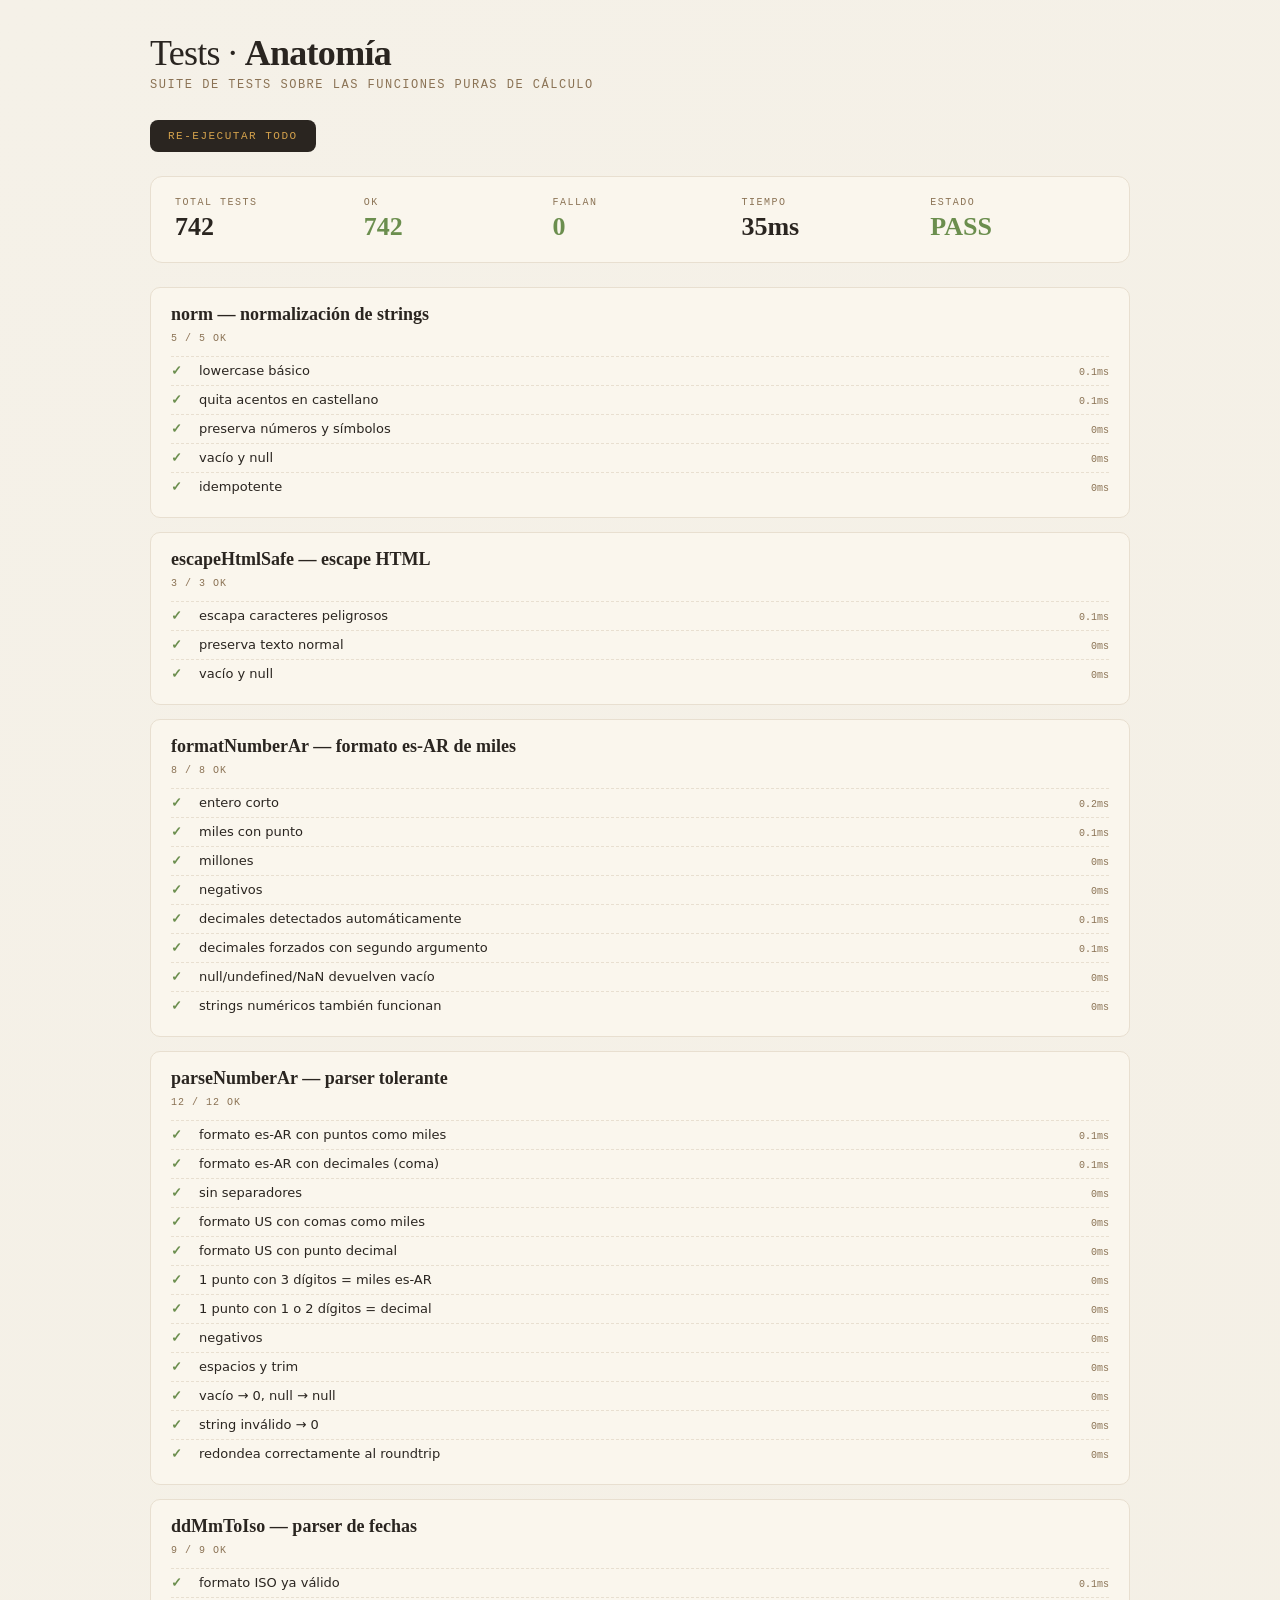
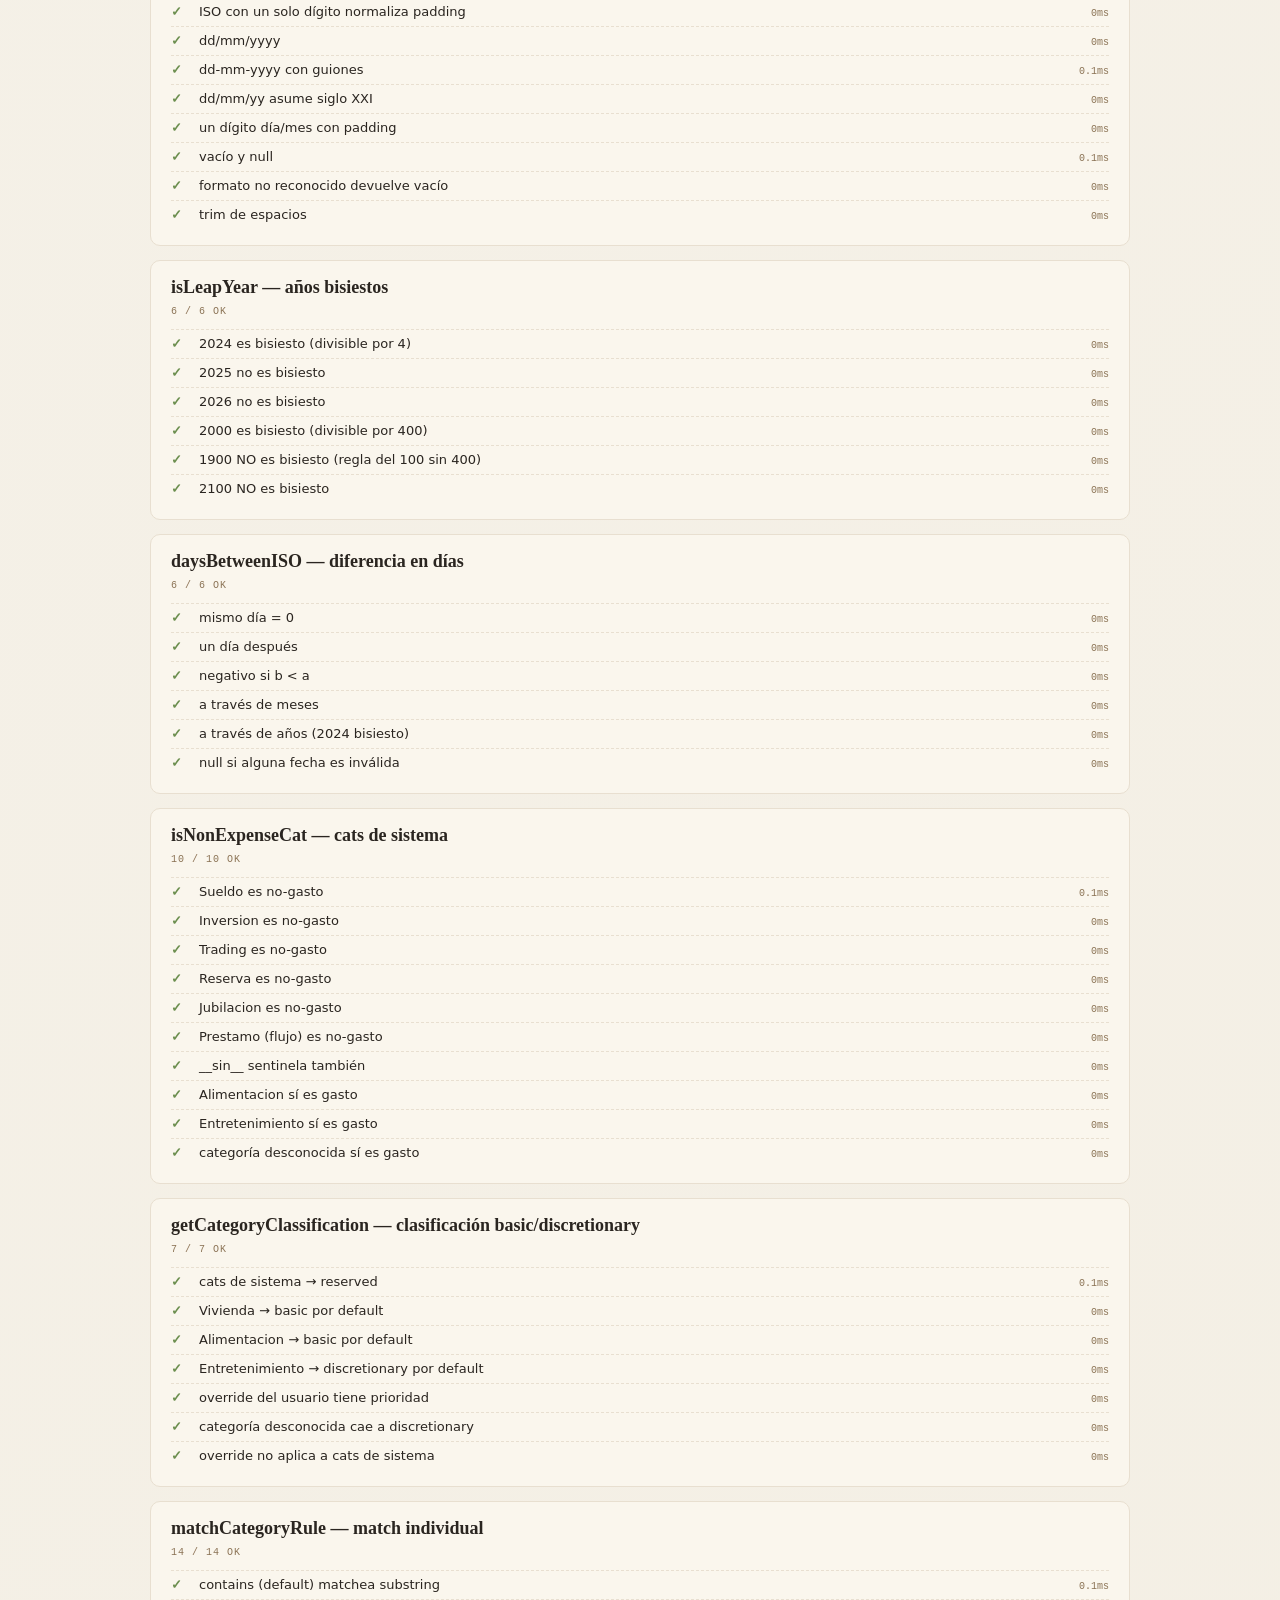
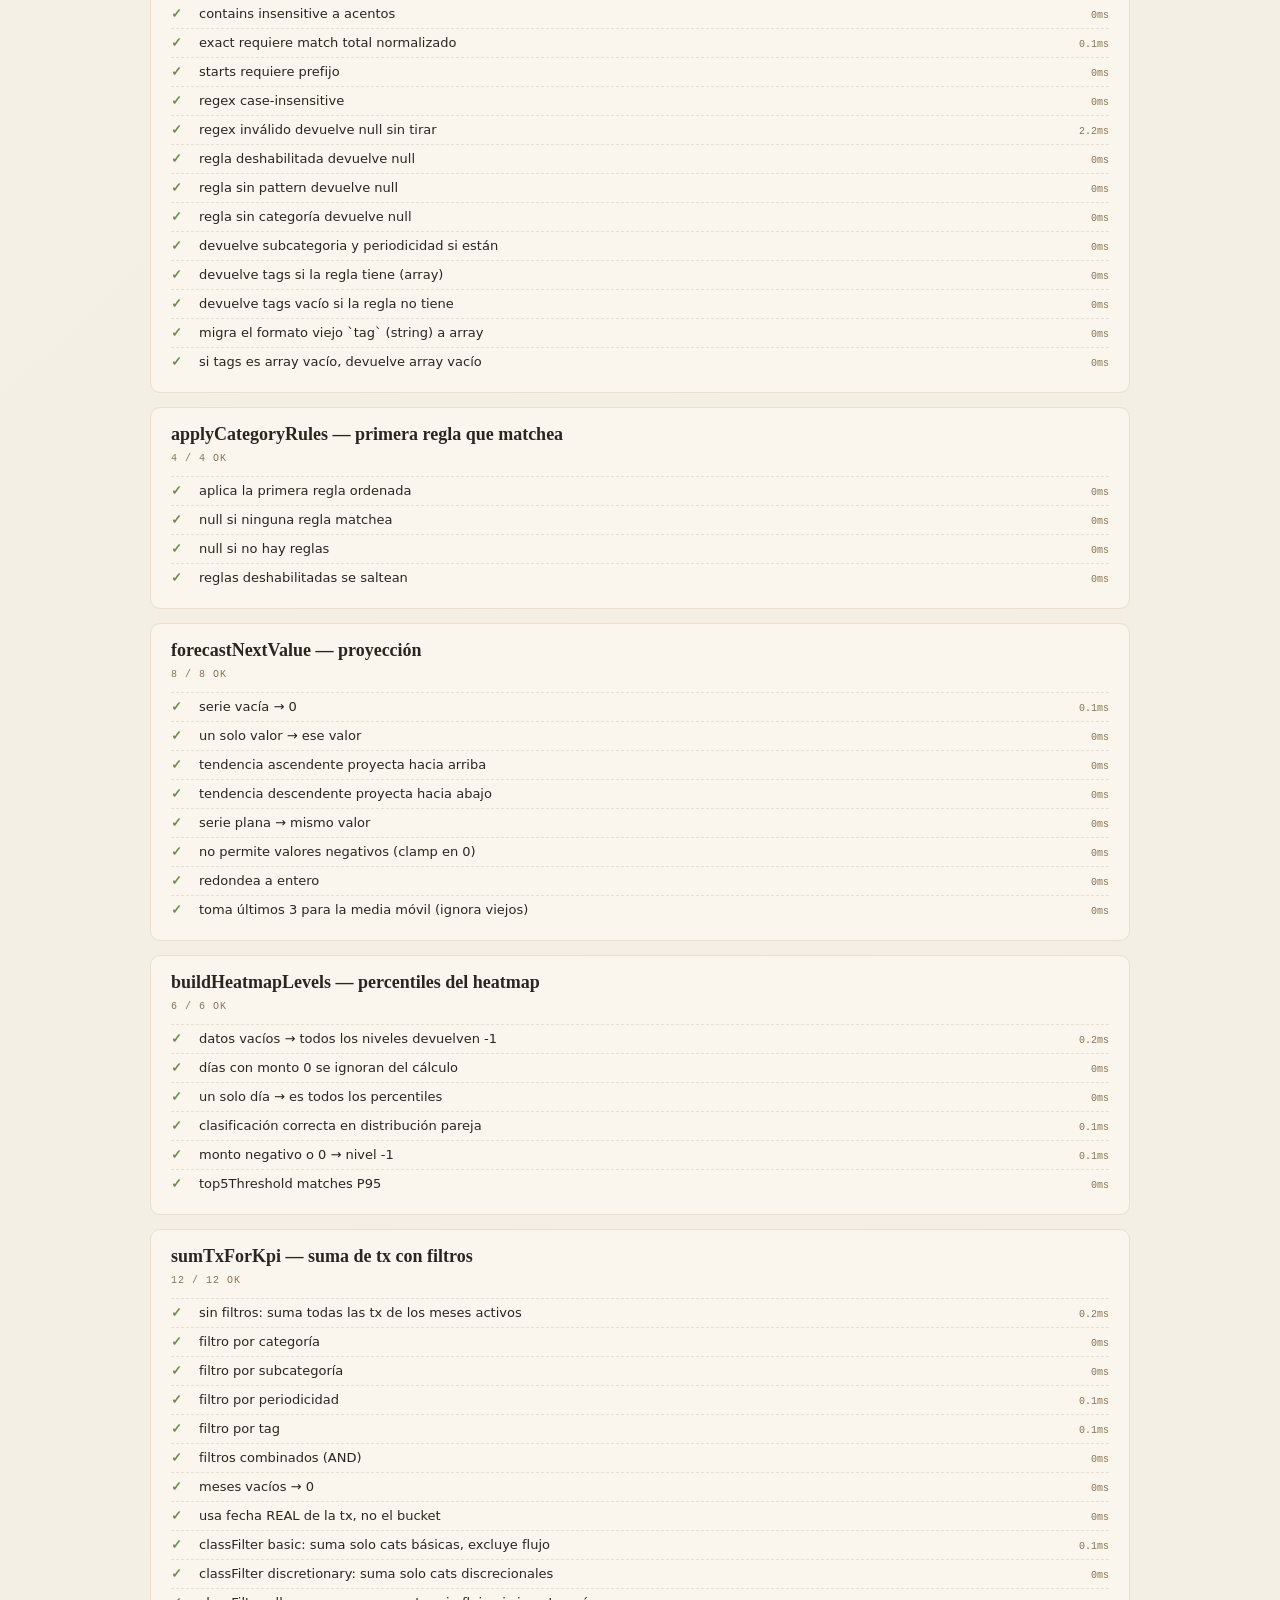
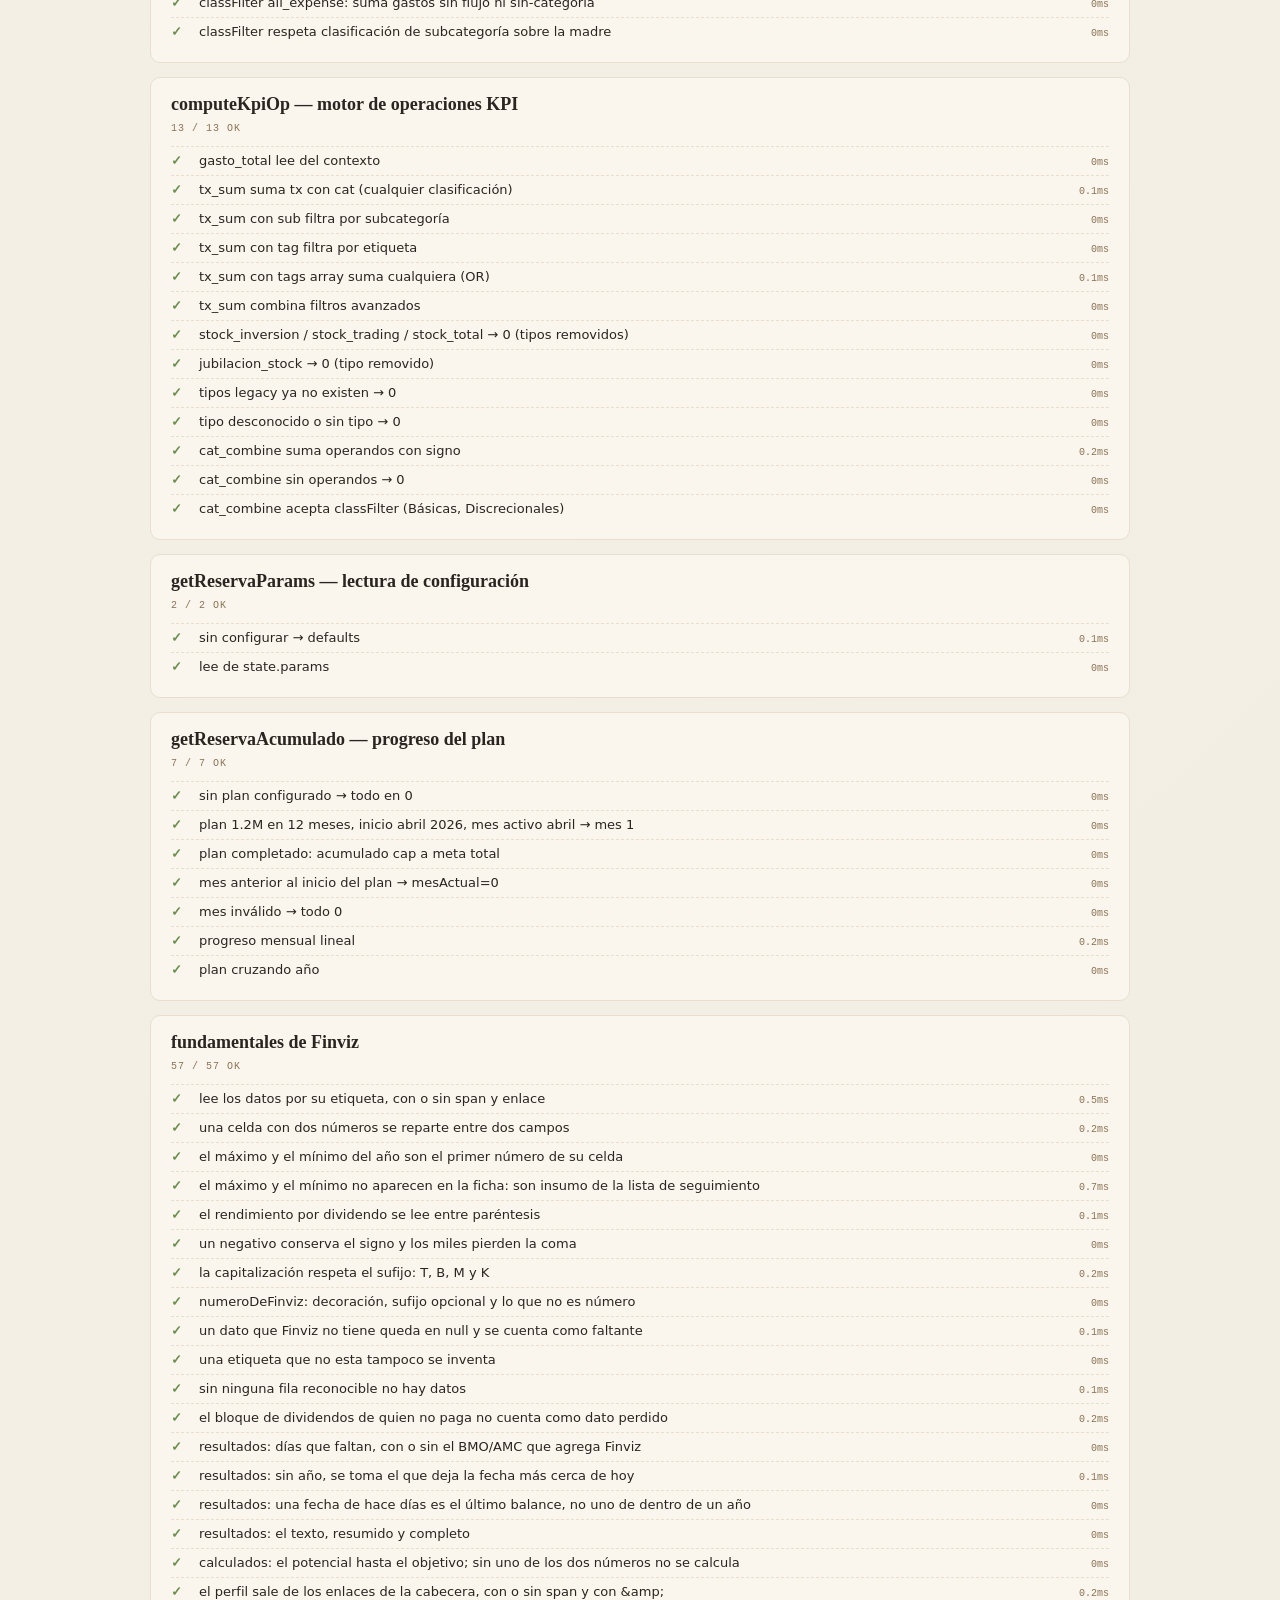
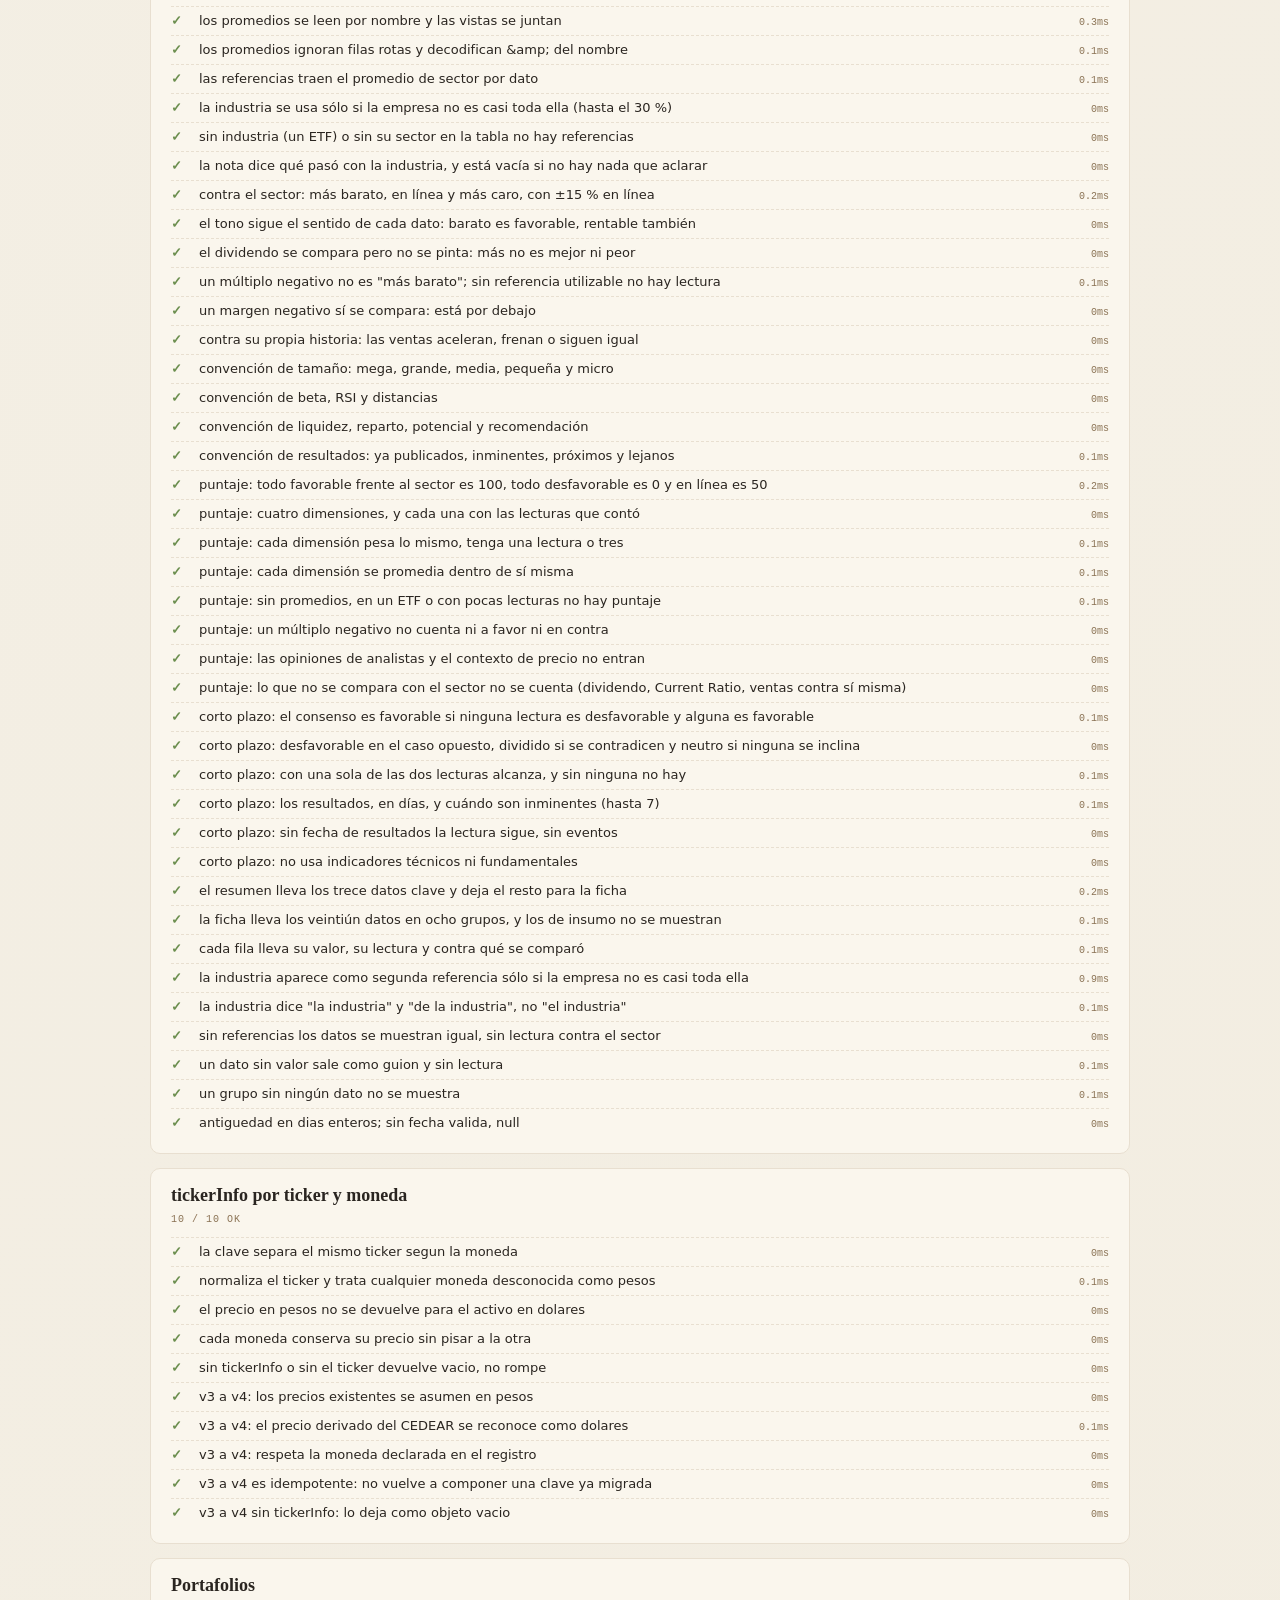
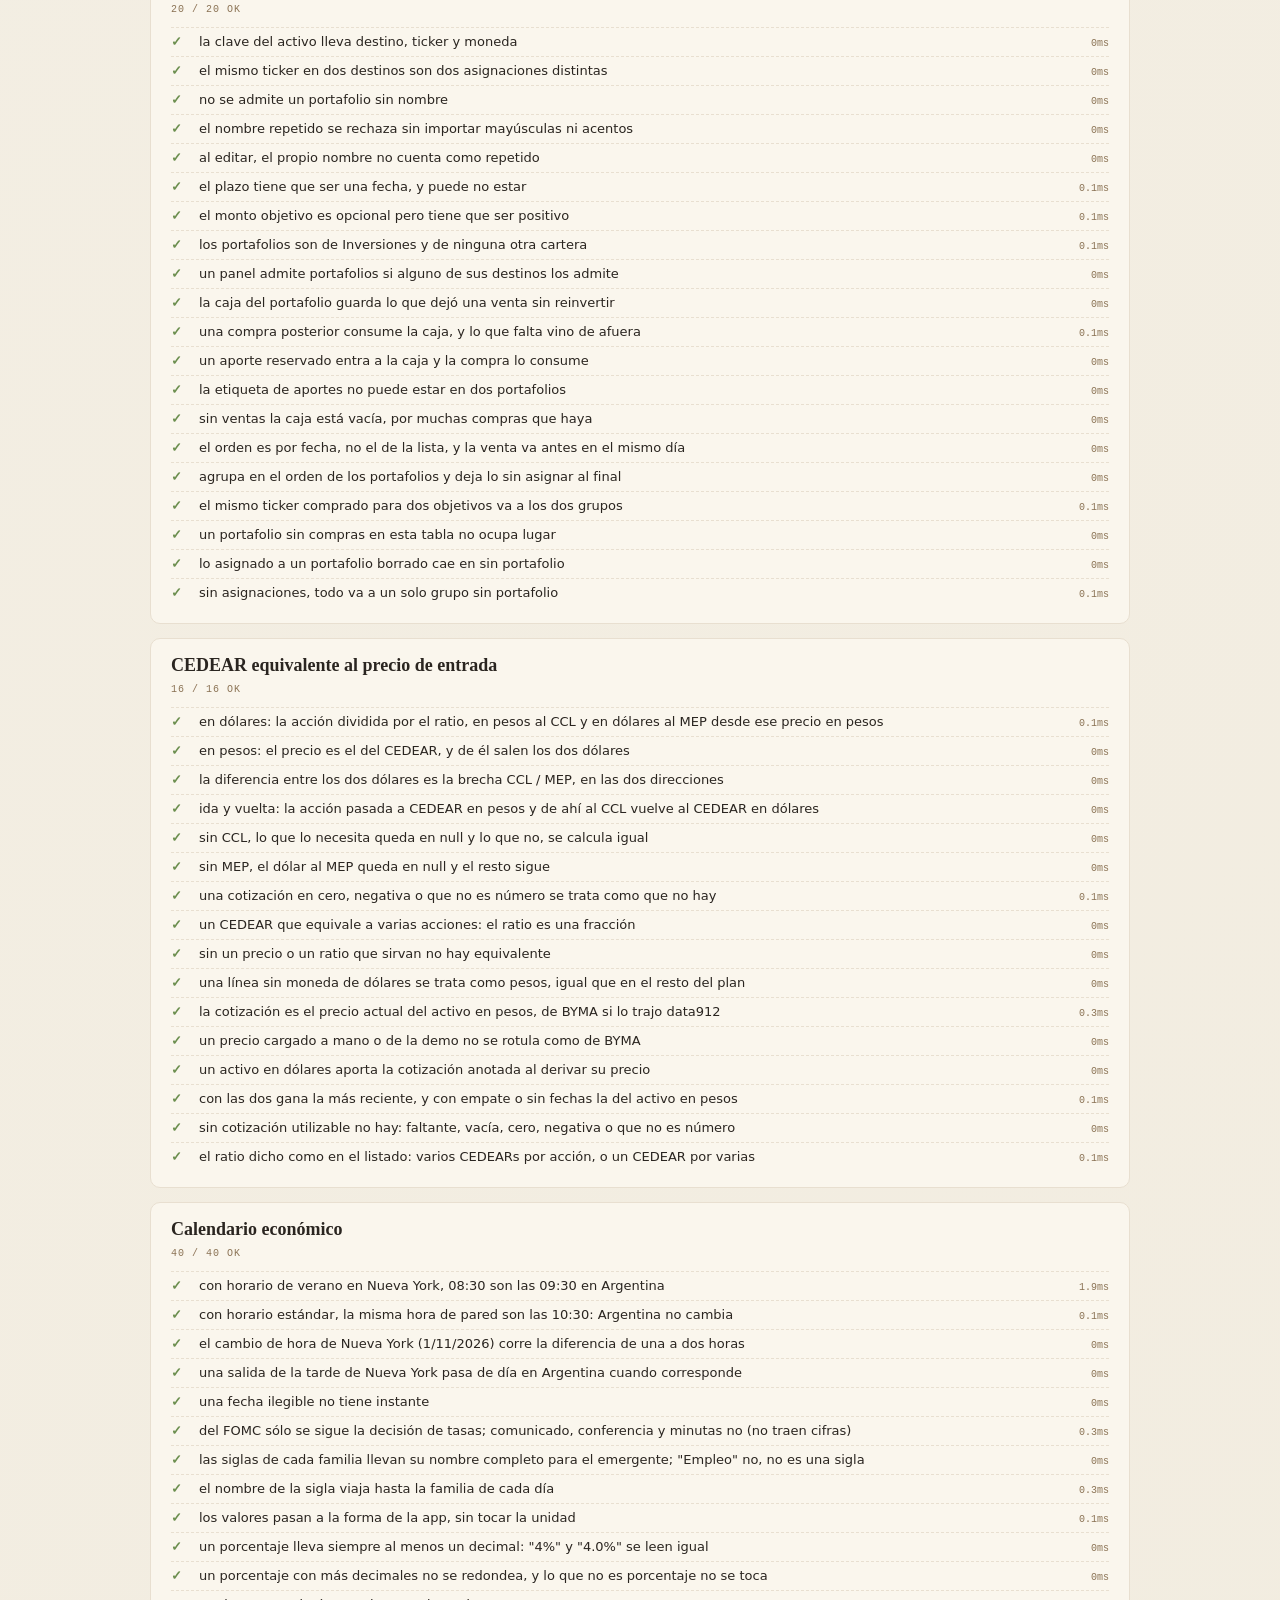
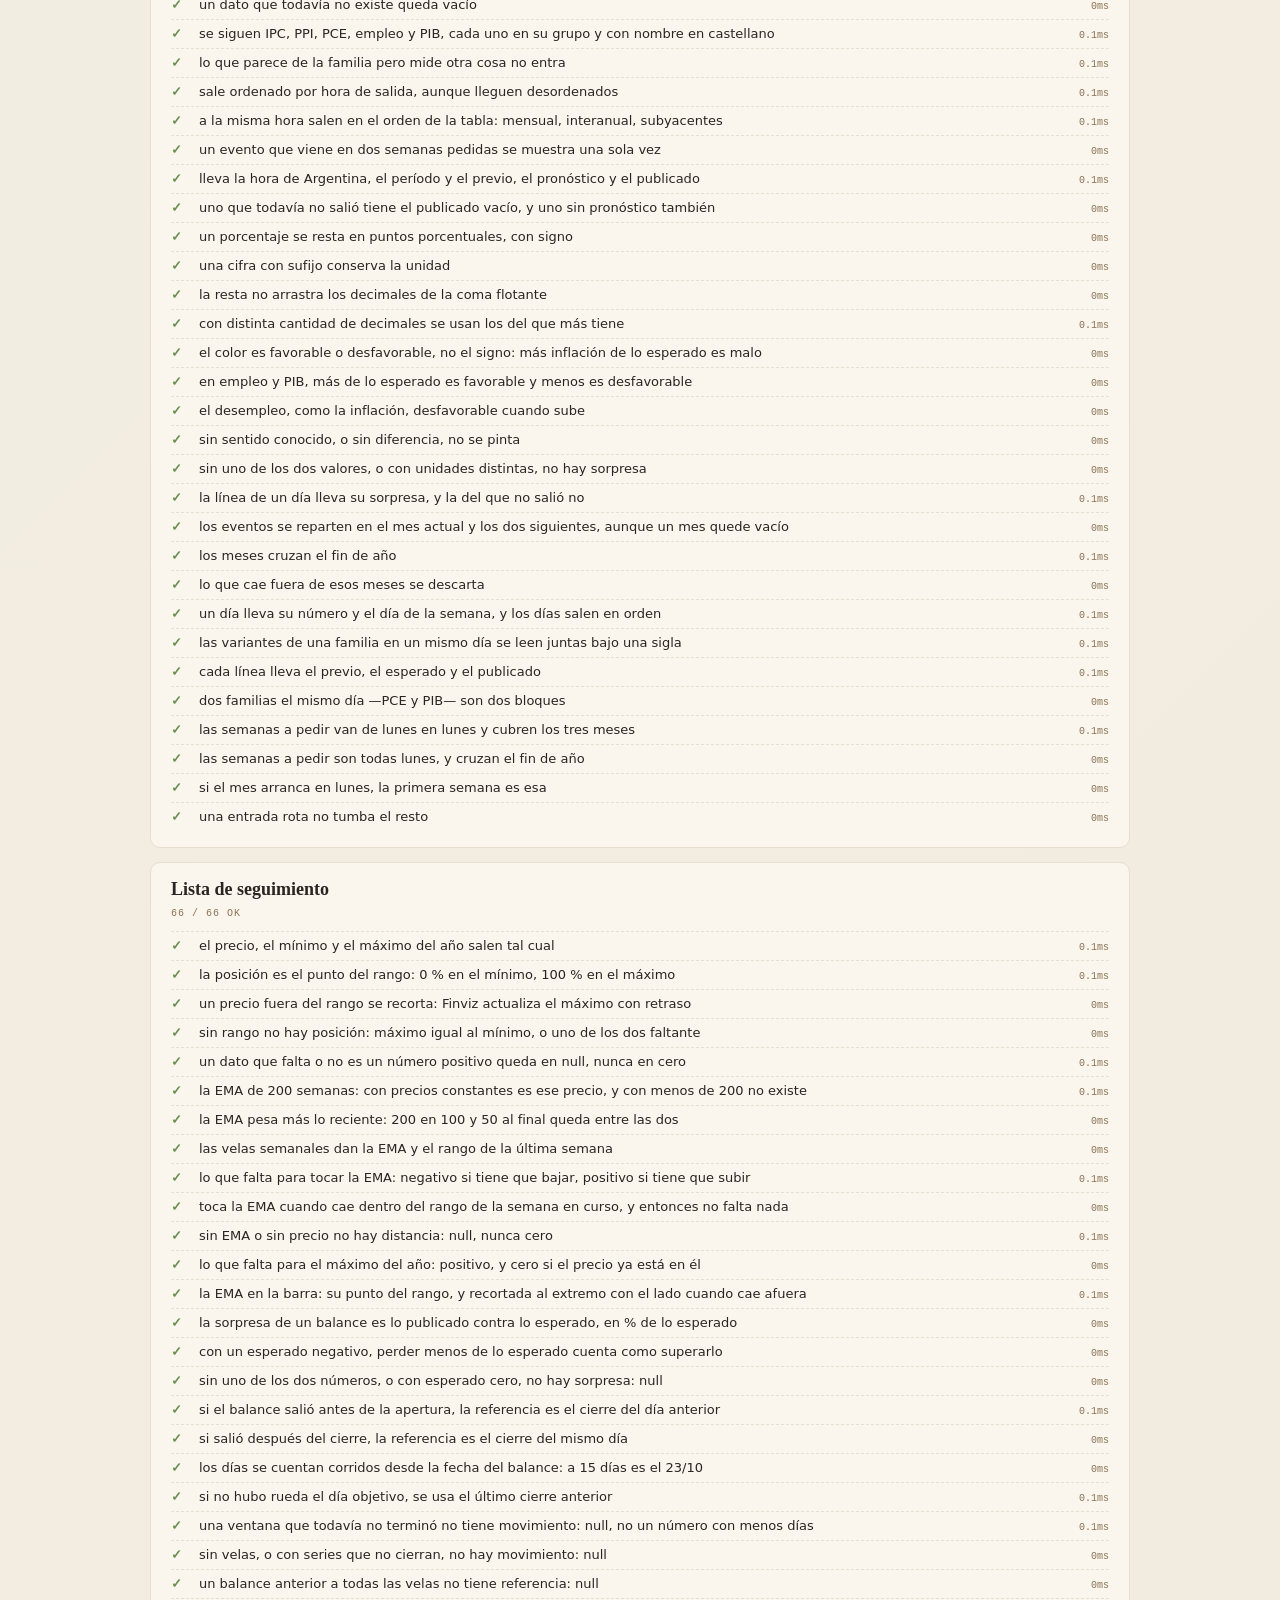
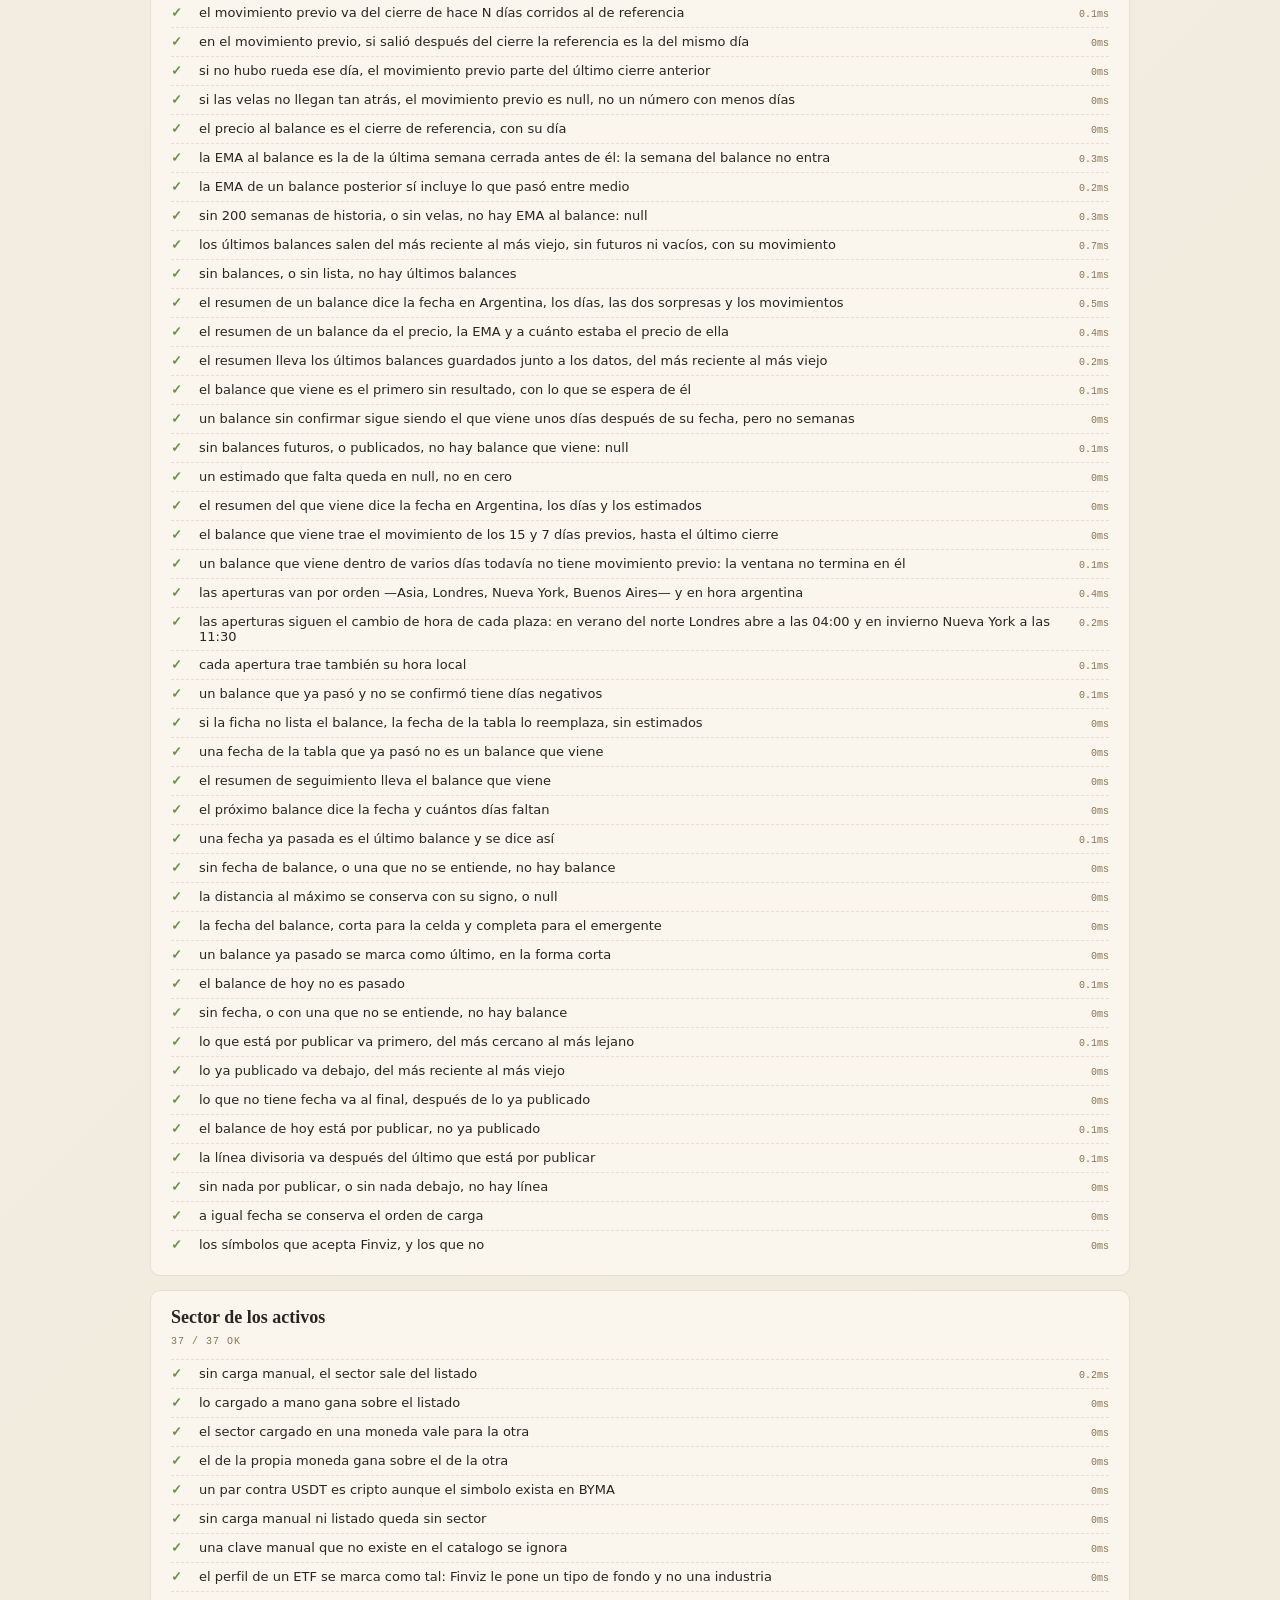
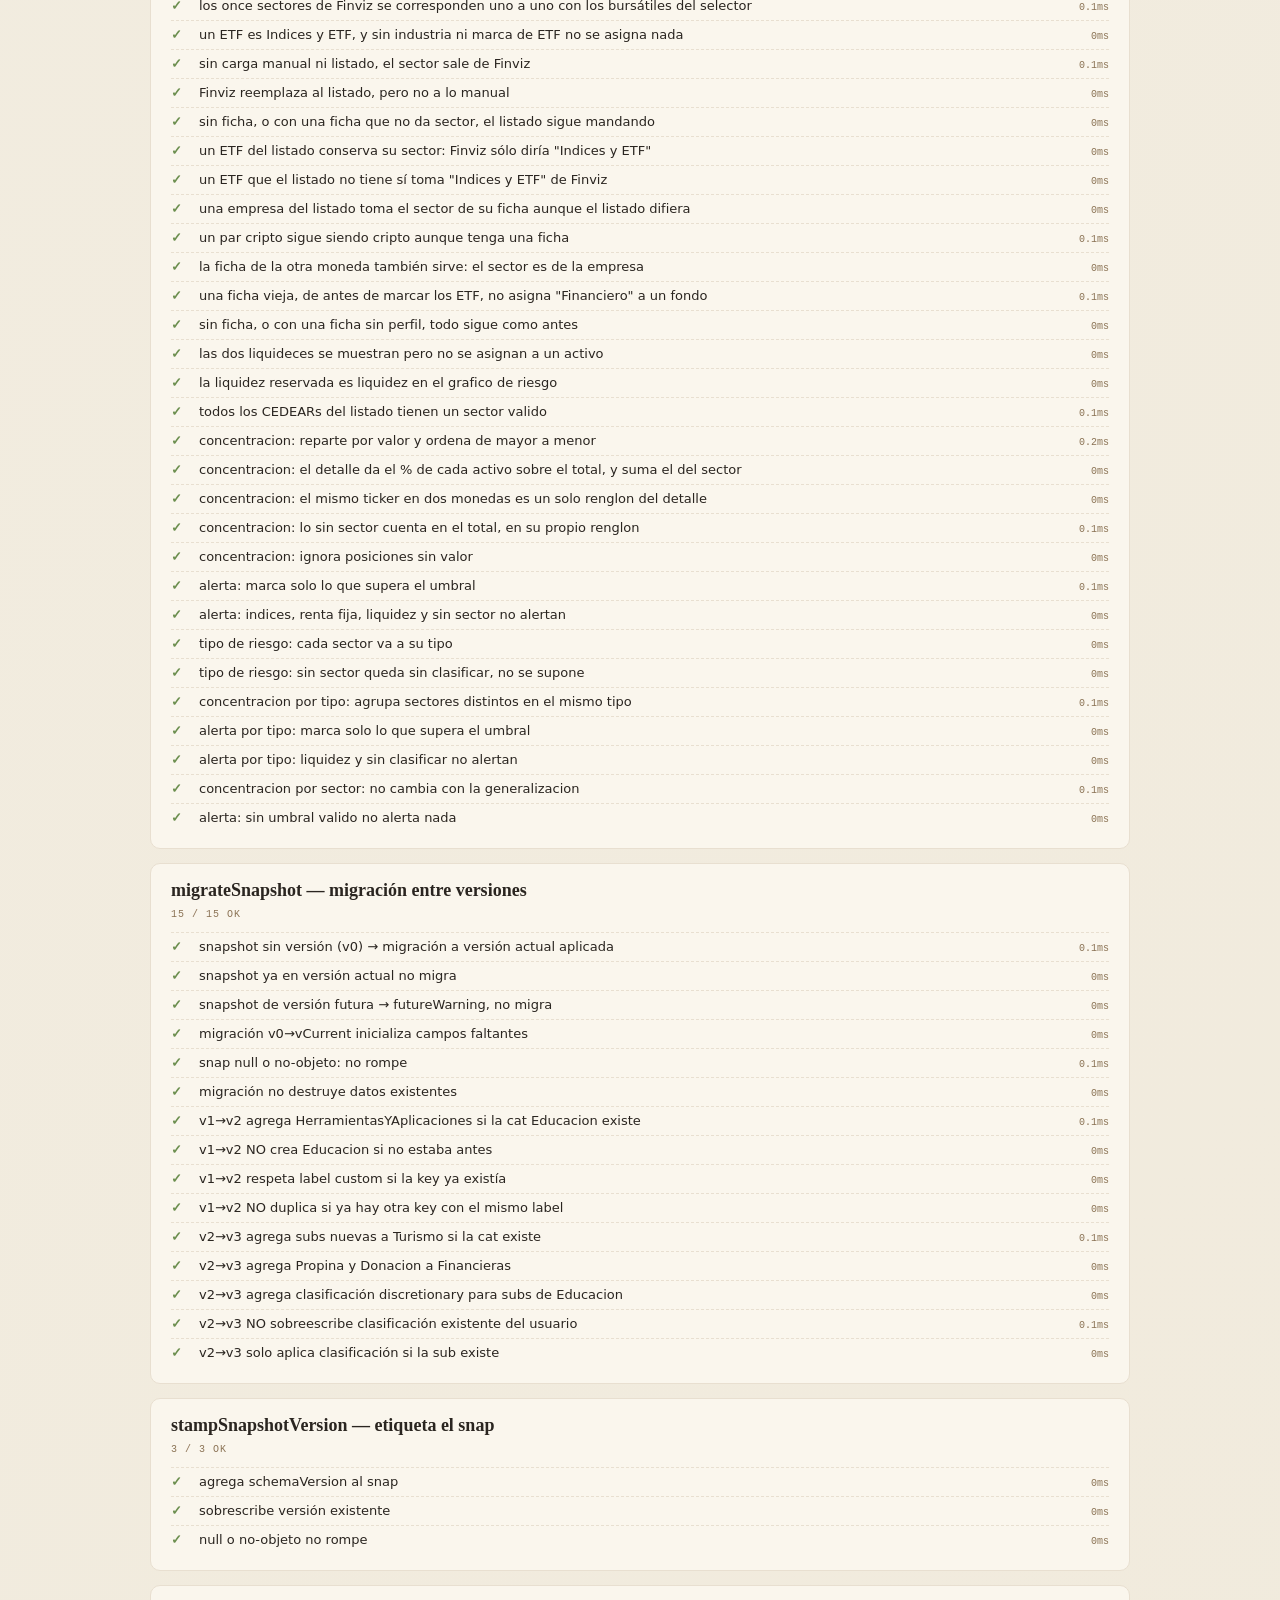
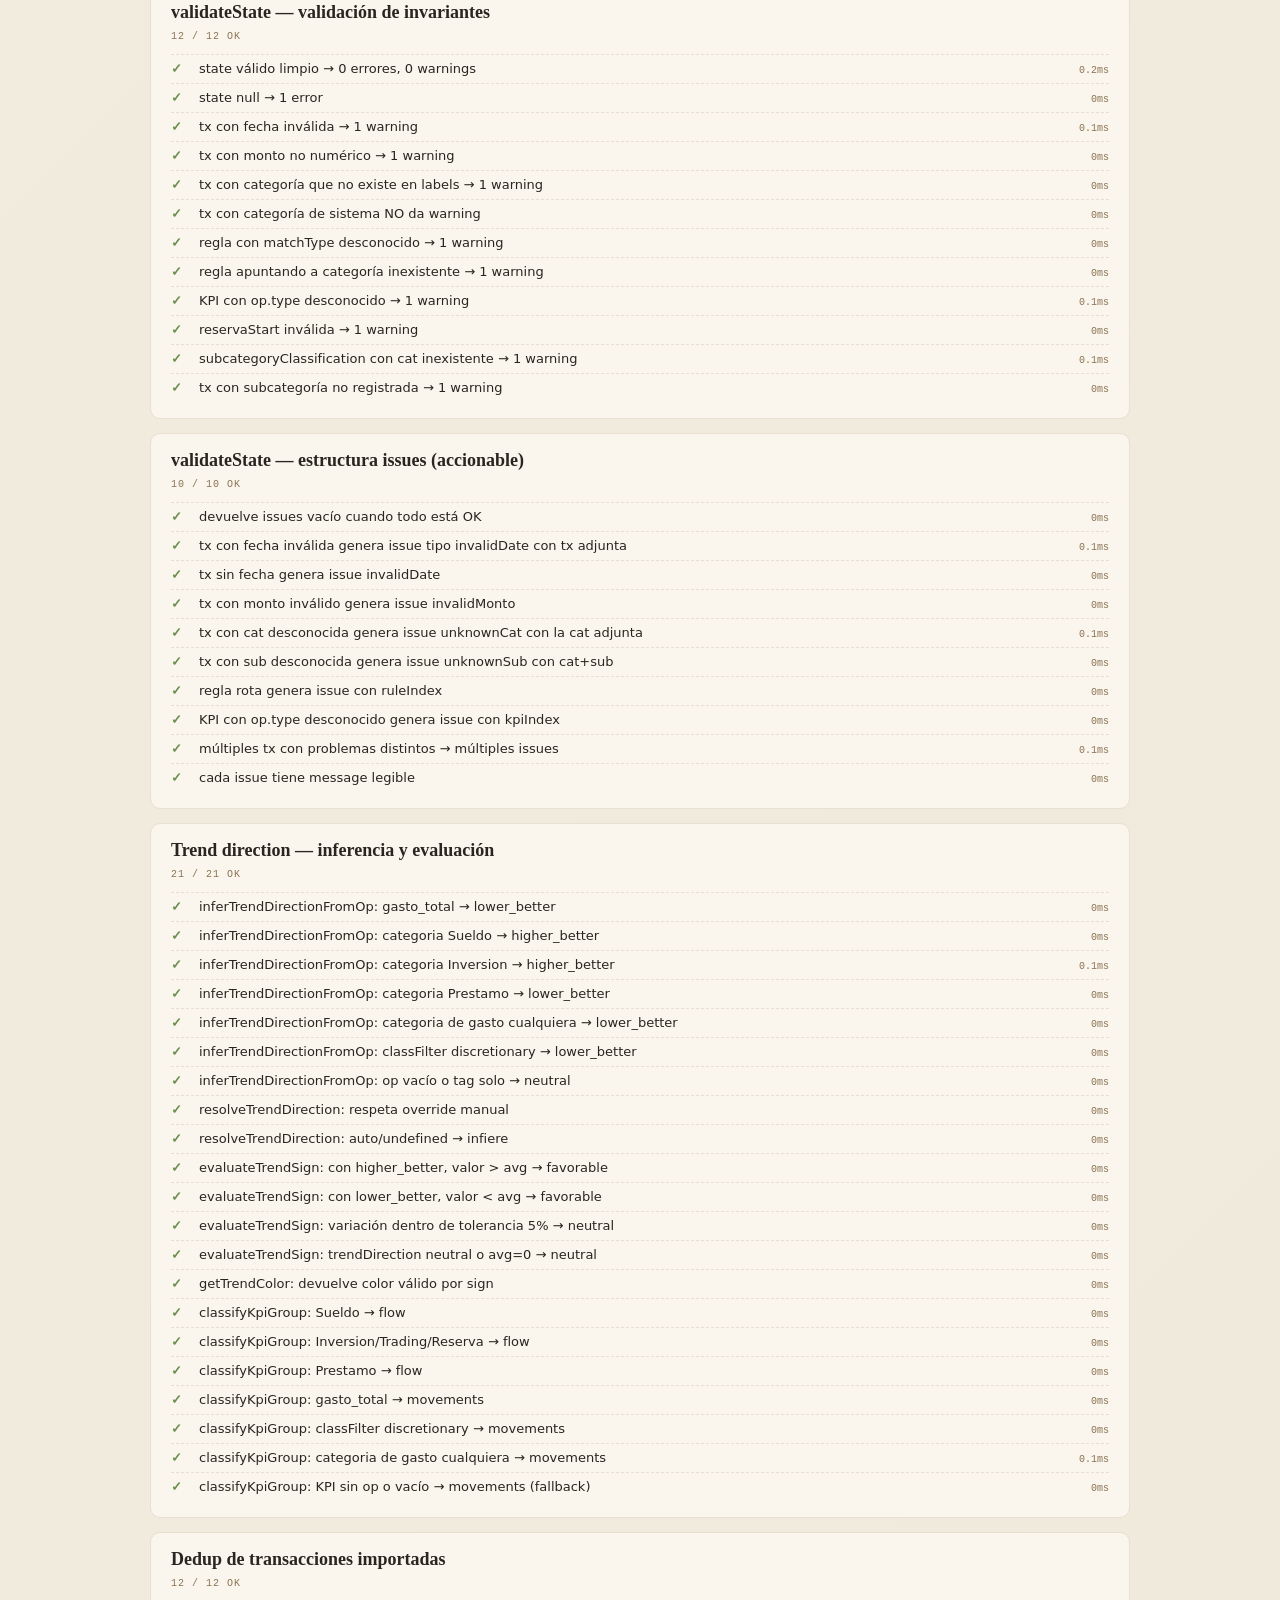
<file: tests.html>
<!DOCTYPE html>
<html lang="es">
<head>
<meta charset="UTF-8">
<title>Anatomía — Tests</title>
<style>
  body {
    font-family: 'Inter', -apple-system, system-ui, sans-serif;
    background: linear-gradient(135deg, #F5F1E8 0%, #EDE5D3 100%);
    color: #2A2520;
    margin: 0;
    padding: 32px 24px;
    min-height: 100vh;
  }
  .container { max-width: 980px; margin: 0 auto; }
  h1 {
    font-family: 'Fraunces', Georgia, serif;
    font-weight: 300;
    font-size: 36px;
    letter-spacing: -0.02em;
    margin: 0 0 4px 0;
  }
  h1 strong { font-weight: 700; }
  .subtitle {
    font-family: 'JetBrains Mono', monospace;
    font-size: 12px;
    letter-spacing: 1.5px;
    color: #8B7355;
    text-transform: uppercase;
    margin-bottom: 28px;
  }
  .summary {
    background: #FAF6ED;
    border: 1px solid #E8DFD0;
    border-radius: 12px;
    padding: 20px 24px;
    margin-bottom: 24px;
    display: grid;
    grid-template-columns: repeat(auto-fit, minmax(140px, 1fr));
    gap: 14px;
  }
  .stat {
    text-align: left;
  }
  .stat-label {
    font-family: 'JetBrains Mono', monospace;
    font-size: 10px;
    letter-spacing: 1.5px;
    color: #8B7355;
    text-transform: uppercase;
    margin-bottom: 4px;
  }
  .stat-val {
    font-family: 'Fraunces', serif;
    font-size: 26px;
    font-weight: 600;
  }
  .stat-val.ok { color: #6B8E4E; }
  .stat-val.fail { color: #C8553D; }
  .group {
    background: #FAF6ED;
    border: 1px solid #E8DFD0;
    border-radius: 10px;
    padding: 16px 20px;
    margin-bottom: 14px;
  }
  .group-title {
    font-family: 'Fraunces', serif;
    font-size: 18px;
    font-weight: 600;
    margin: 0 0 8px 0;
  }
  .group-meta {
    font-family: 'JetBrains Mono', monospace;
    font-size: 10px;
    letter-spacing: 1px;
    color: #8B7355;
    text-transform: uppercase;
    margin-bottom: 12px;
  }
  .test {
    display: grid;
    grid-template-columns: 18px 1fr auto;
    align-items: baseline;
    gap: 10px;
    padding: 6px 0;
    border-top: 1px dashed #E8DFD0;
    font-size: 13px;
  }
  .test:first-of-type { border-top: none; }
  .test-icon {
    font-weight: 700;
    font-family: 'JetBrains Mono', monospace;
  }
  .test.ok .test-icon { color: #6B8E4E; }
  .test.fail .test-icon { color: #C8553D; }
  .test-name { color: #2A2520; }
  .test-detail {
    grid-column: 2 / -1;
    font-family: 'JetBrains Mono', monospace;
    font-size: 11px;
    color: #C8553D;
    background: rgba(200, 85, 61, 0.06);
    padding: 6px 10px;
    border-radius: 6px;
    margin-top: 4px;
    white-space: pre-wrap;
  }
  .test-time {
    font-family: 'JetBrains Mono', monospace;
    font-size: 10px;
    color: #8B7355;
  }
  button {
    background: #2A2520;
    color: #D4A24C;
    border: none;
    padding: 10px 18px;
    border-radius: 8px;
    font-family: 'JetBrains Mono', monospace;
    font-size: 11px;
    letter-spacing: 1.5px;
    text-transform: uppercase;
    cursor: pointer;
    transition: opacity 0.15s;
    margin-bottom: 24px;
  }
  button:hover { opacity: 0.85; }
</style>
<script src="core.js"></script>
<script src="cedears-byma.js"></script>
</head>
<body>
<div class="container">
  <h1>Tests · <strong>Anatomía</strong></h1>
  <div class="subtitle">Suite de tests sobre las funciones puras de cálculo</div>

  <button onclick="runAllTests()">Re-ejecutar todo</button>

  <div class="summary" id="summary"></div>
  <div id="results"></div>
</div>

<script>
// ============================================================
// MINI TEST HARNESS — sin dependencias, vanilla
// ============================================================
// Uso:
//   group('Nombre del grupo', () => {
//     test('descripción', () => {
//       assertEqual(actual, expected, 'opcional mensaje');
//     });
//   });
//
// Al final, runAllTests() ejecuta todo y pinta resultados en el DOM.

const allGroups = [];
let currentGroup = null;

function group(name, fn) {
  currentGroup = { name: name, tests: [] };
  allGroups.push(currentGroup);
  try {
    fn();
  } catch (e) {
    // Si la función de grupo tira (ej: setup), lo registramos como un test fallido
    currentGroup.tests.push({
      name: '⚠ Error fatal en setup del grupo',
      ok: false,
      error: String(e && e.stack || e),
      timeMs: 0
    });
  }
  currentGroup = null;
}

function test(name, fn) {
  if (!currentGroup) throw new Error('test() llamado fuera de group()');
  const t0 = performance.now();
  let ok = true, error = null;
  try {
    fn();
  } catch (e) {
    ok = false;
    error = String(e && e.message || e);
    if (e && e.stack && error.length < 200) error += '\n' + e.stack.split('\n')[1];
  }
  currentGroup.tests.push({
    name: name,
    ok: ok,
    error: error,
    timeMs: Math.round((performance.now() - t0) * 100) / 100
  });
}

function assert(cond, msg) {
  if (!cond) throw new Error('Assert falló: ' + (msg || 'sin mensaje'));
}

function assertEqual(actual, expected, msg) {
  // Comparación profunda con JSON.stringify para objetos/arrays.
  // Para primitivos, ===.
  if (typeof actual === 'object' || typeof expected === 'object') {
    const a = JSON.stringify(actual);
    const e = JSON.stringify(expected);
    if (a !== e) {
      throw new Error((msg ? msg + ' — ' : '') + 'esperado ' + e + ', obtuve ' + a);
    }
  } else {
    if (actual !== expected) {
      throw new Error((msg ? msg + ' — ' : '') + 'esperado ' + JSON.stringify(expected) + ', obtuve ' + JSON.stringify(actual));
    }
  }
}

function assertAlmost(actual, expected, tolerance, msg) {
  tolerance = tolerance != null ? tolerance : 0.01;
  if (Math.abs(actual - expected) > tolerance) {
    throw new Error((msg ? msg + ' — ' : '') + 'esperado ~' + expected + ' (±' + tolerance + '), obtuve ' + actual);
  }
}

function assertNull(actual, msg) {
  if (actual !== null) {
    throw new Error((msg ? msg + ' — ' : '') + 'esperado null, obtuve ' + JSON.stringify(actual));
  }
}

// Mock global state para tests que dependen de él
function setupState(partial) {
  window.state = Object.assign({
    selYear: 2026,
    selQuarter: null,
    selMonth: null,
    params: {},
    transactionsByYear: {},
    categoryRules: [],
    categoryClassification: {},
    subcategoryClassification: {}
  }, partial || {});
}

// ============================================================
// SUITE — STRINGS
// ============================================================

group('norm — normalización de strings', function () {
  test('lowercase básico', function () {
    assertEqual(norm('HOLA'), 'hola');
  });
  test('quita acentos en castellano', function () {
    assertEqual(norm('ñoño café'), 'nono cafe');
  });
  test('preserva números y símbolos', function () {
    assertEqual(norm('Spotify P*ABL 123'), 'spotify p*abl 123');
  });
  test('vacío y null', function () {
    assertEqual(norm(''), '');
    assertEqual(norm(null), '');
    assertEqual(norm(undefined), '');
  });
  test('idempotente', function () {
    const s = 'Médico María Ñ';
    assertEqual(norm(norm(s)), norm(s));
  });
});

group('escapeHtmlSafe — escape HTML', function () {
  test('escapa caracteres peligrosos', function () {
    assertEqual(escapeHtmlSafe('<script>'), '&lt;script&gt;');
    assertEqual(escapeHtmlSafe('a & b'), 'a &amp; b');
    assertEqual(escapeHtmlSafe('"hola"'), '&quot;hola&quot;');
  });
  test('preserva texto normal', function () {
    assertEqual(escapeHtmlSafe('Hola mundo'), 'Hola mundo');
  });
  test('vacío y null', function () {
    assertEqual(escapeHtmlSafe(''), '');
    assertEqual(escapeHtmlSafe(null), '');
  });
});

group('formatNumberAr — formato es-AR de miles', function () {
  test('entero corto', function () {
    assertEqual(formatNumberAr(0), '0');
    assertEqual(formatNumberAr(50), '50');
    assertEqual(formatNumberAr(999), '999');
  });
  test('miles con punto', function () {
    assertEqual(formatNumberAr(1000), '1.000');
    assertEqual(formatNumberAr(50000), '50.000');
    assertEqual(formatNumberAr(1234567), '1.234.567');
  });
  test('millones', function () {
    assertEqual(formatNumberAr(1000000), '1.000.000');
    assertEqual(formatNumberAr(12345678), '12.345.678');
  });
  test('negativos', function () {
    // Intl puede usar guión normal o Unicode '−' (U+2212) según locale.
    // Aceptamos ambas variantes en la comparación.
    const out = formatNumberAr(-1234567);
    assert(out === '-1.234.567' || out === '−1.234.567');
  });
  test('decimales detectados automáticamente', function () {
    assertEqual(formatNumberAr(1234.5), '1.234,5');
    assertEqual(formatNumberAr(1234.56), '1.234,56');
  });
  test('decimales forzados con segundo argumento', function () {
    assertEqual(formatNumberAr(1234, 2), '1.234,00');
    assertEqual(formatNumberAr(1234.5, 0), '1.235');
  });
  test('null/undefined/NaN devuelven vacío', function () {
    assertEqual(formatNumberAr(null), '');
    assertEqual(formatNumberAr(undefined), '');
    assertEqual(formatNumberAr(NaN), '');
    assertEqual(formatNumberAr(''), '');
  });
  test('strings numéricos también funcionan', function () {
    assertEqual(formatNumberAr('1234567'), '1.234.567');
    assertEqual(formatNumberAr('1234.56'), '1.234,56');
  });
});

group('parseNumberAr — parser tolerante', function () {
  test('formato es-AR con puntos como miles', function () {
    assertEqual(parseNumberAr('1.234.567'), 1234567);
    assertEqual(parseNumberAr('50.000'), 50000);
    assertEqual(parseNumberAr('1.000'), 1000);
  });
  test('formato es-AR con decimales (coma)', function () {
    assertEqual(parseNumberAr('1.234.567,89'), 1234567.89);
    assertEqual(parseNumberAr('1.234,5'), 1234.5);
  });
  test('sin separadores', function () {
    assertEqual(parseNumberAr('1234567'), 1234567);
    assertEqual(parseNumberAr('50'), 50);
    assertEqual(parseNumberAr('0'), 0);
  });
  test('formato US con comas como miles', function () {
    assertEqual(parseNumberAr('1,234,567'), 1234567);
  });
  test('formato US con punto decimal', function () {
    assertEqual(parseNumberAr('1234.56'), 1234.56);
    assertEqual(parseNumberAr('0.5'), 0.5);
  });
  test('1 punto con 3 dígitos = miles es-AR', function () {
    assertEqual(parseNumberAr('1.234'), 1234);
  });
  test('1 punto con 1 o 2 dígitos = decimal', function () {
    assertEqual(parseNumberAr('1.5'), 1.5);
    assertEqual(parseNumberAr('1.50'), 1.5);
  });
  test('negativos', function () {
    assertEqual(parseNumberAr('-1.234.567'), -1234567);
    assertEqual(parseNumberAr('-1.234,5'), -1234.5);
    assertEqual(parseNumberAr('-50'), -50);
  });
  test('espacios y trim', function () {
    assertEqual(parseNumberAr('  1.234  '), 1234);
    assertEqual(parseNumberAr(' -50,5 '), -50.5);
  });
  test('vacío → 0, null → null', function () {
    assertEqual(parseNumberAr(''), 0);
    assertEqual(parseNumberAr('   '), 0);
    assertEqual(parseNumberAr(null), null);
    assertEqual(parseNumberAr(undefined), null);
  });
  test('string inválido → 0', function () {
    assertEqual(parseNumberAr('abc'), 0);
    assertEqual(parseNumberAr('hola1234'), 0);
  });
  test('redondea correctamente al roundtrip', function () {
    // format → parse debe dar el mismo número (entero o decimal)
    assertEqual(parseNumberAr(formatNumberAr(1234567)), 1234567);
    assertEqual(parseNumberAr(formatNumberAr(50000)), 50000);
    assertEqual(parseNumberAr(formatNumberAr(1234.56)), 1234.56);
  });
});

// ============================================================
// SUITE — FECHAS
// ============================================================

group('ddMmToIso — parser de fechas', function () {
  test('formato ISO ya válido', function () {
    assertEqual(ddMmToIso('2026-03-14'), '2026-03-14');
  });
  test('ISO con un solo dígito normaliza padding', function () {
    assertEqual(ddMmToIso('2026-3-4'), '2026-03-04');
  });
  test('dd/mm/yyyy', function () {
    assertEqual(ddMmToIso('14/03/2026'), '2026-03-14');
  });
  test('dd-mm-yyyy con guiones', function () {
    assertEqual(ddMmToIso('14-03-2026'), '2026-03-14');
  });
  test('dd/mm/yy asume siglo XXI', function () {
    assertEqual(ddMmToIso('14/03/26'), '2026-03-14');
  });
  test('un dígito día/mes con padding', function () {
    assertEqual(ddMmToIso('1/3/2026'), '2026-03-01');
  });
  test('vacío y null', function () {
    assertEqual(ddMmToIso(''), '');
    assertEqual(ddMmToIso(null), '');
    assertEqual(ddMmToIso(undefined), '');
  });
  test('formato no reconocido devuelve vacío', function () {
    assertEqual(ddMmToIso('marzo 14'), '');
    assertEqual(ddMmToIso('2026/03/14'), '');  // este NO está soportado (separador / con yyyy primero)
  });
  test('trim de espacios', function () {
    assertEqual(ddMmToIso(' 14/03/2026 '), '2026-03-14');
  });
});

group('isLeapYear — años bisiestos', function () {
  test('2024 es bisiesto (divisible por 4)', function () {
    assertEqual(isLeapYear(2024), true);
  });
  test('2025 no es bisiesto', function () {
    assertEqual(isLeapYear(2025), false);
  });
  test('2026 no es bisiesto', function () {
    assertEqual(isLeapYear(2026), false);
  });
  test('2000 es bisiesto (divisible por 400)', function () {
    assertEqual(isLeapYear(2000), true);
  });
  test('1900 NO es bisiesto (regla del 100 sin 400)', function () {
    assertEqual(isLeapYear(1900), false);
  });
  test('2100 NO es bisiesto', function () {
    assertEqual(isLeapYear(2100), false);
  });
});

group('daysBetweenISO — diferencia en días', function () {
  test('mismo día = 0', function () {
    assertEqual(daysBetweenISO('2026-03-14', '2026-03-14'), 0);
  });
  test('un día después', function () {
    assertEqual(daysBetweenISO('2026-03-14', '2026-03-15'), 1);
  });
  test('negativo si b < a', function () {
    assertEqual(daysBetweenISO('2026-03-15', '2026-03-14'), -1);
  });
  test('a través de meses', function () {
    assertEqual(daysBetweenISO('2026-02-28', '2026-03-01'), 1);
  });
  test('a través de años (2024 bisiesto)', function () {
    assertEqual(daysBetweenISO('2024-01-01', '2025-01-01'), 366);
  });
  test('null si alguna fecha es inválida', function () {
    assertEqual(daysBetweenISO('', '2026-03-14'), null);
    assertEqual(daysBetweenISO('2026-03-14', ''), null);
    assertEqual(daysBetweenISO('xxx', '2026-03-14'), null);
    assertEqual(daysBetweenISO(null, null), null);
  });
});

// ============================================================
// SUITE — CATEGORÍAS
// ============================================================

group('isNonExpenseCat — cats de sistema', function () {
  test('Sueldo es no-gasto', function () {
    assertEqual(isNonExpenseCat('Sueldo'), true);
  });
  test('Inversion es no-gasto', function () {
    assertEqual(isNonExpenseCat('Inversion'), true);
  });
  test('Trading es no-gasto', function () {
    assertEqual(isNonExpenseCat('Trading'), true);
  });
  test('Reserva es no-gasto', function () {
    assertEqual(isNonExpenseCat('Reserva'), true);
  });
  test('Jubilacion es no-gasto', function () {
    assertEqual(isNonExpenseCat('Jubilacion'), true);
  });
  test('Prestamo (flujo) es no-gasto', function () {
    // Prestamo en flujo = toma de préstamo personal (ingreso). NO confundir con
    // la subcategoría "Prestamo" dentro de "Deuda" que sí es gasto.
    assertEqual(isNonExpenseCat('Prestamo'), true);
  });
  test('__sin__ sentinela también', function () {
    assertEqual(isNonExpenseCat('__sin__'), true);
  });
  test('Alimentacion sí es gasto', function () {
    assertEqual(isNonExpenseCat('Alimentacion'), false);
  });
  test('Entretenimiento sí es gasto', function () {
    assertEqual(isNonExpenseCat('Entretenimiento'), false);
  });
  test('categoría desconocida sí es gasto', function () {
    assertEqual(isNonExpenseCat('Desconocida'), false);
  });
});

group('getCategoryClassification — clasificación basic/discretionary', function () {
  test('cats de sistema → reserved', function () {
    setupState();
    assertEqual(getCategoryClassification('Sueldo'), 'reserved');
    assertEqual(getCategoryClassification('Inversion'), 'reserved');
    assertEqual(getCategoryClassification('Prestamo'), 'reserved');
  });
  test('Vivienda → basic por default', function () {
    setupState();
    assertEqual(getCategoryClassification('Vivienda'), 'basic');
  });
  test('Alimentacion → basic por default', function () {
    setupState();
    assertEqual(getCategoryClassification('Alimentacion'), 'basic');
  });
  test('Entretenimiento → discretionary por default', function () {
    setupState();
    assertEqual(getCategoryClassification('Entretenimiento'), 'discretionary');
  });
  test('override del usuario tiene prioridad', function () {
    setupState({ categoryClassification: { Entretenimiento: 'basic' } });
    assertEqual(getCategoryClassification('Entretenimiento'), 'basic');
  });
  test('categoría desconocida cae a discretionary', function () {
    setupState();
    assertEqual(getCategoryClassification('CategoriaInventada'), 'discretionary');
  });
  test('override no aplica a cats de sistema', function () {
    setupState({ categoryClassification: { Sueldo: 'basic' } });
    assertEqual(getCategoryClassification('Sueldo'), 'reserved');
  });
});

// ============================================================
// SUITE — REGLAS
// ============================================================

group('matchCategoryRule — match individual', function () {
  test('contains (default) matchea substring', function () {
    const r = { pattern: 'spotify', categoria: 'Membresias' };
    const res = matchCategoryRule('Spotify P*ABL 5/10', r);
    assertEqual(res.categoria, 'Membresias');
  });
  test('contains insensitive a acentos', function () {
    const r = { pattern: 'cafe', categoria: 'Gastronomia' };
    const res = matchCategoryRule('Café Martínez SA', r);
    assert(res !== null);
    assertEqual(res.categoria, 'Gastronomia');
  });
  test('exact requiere match total normalizado', function () {
    const r = { pattern: 'EXACTO', matchType: 'exact', categoria: 'X' };
    assert(matchCategoryRule('exacto', r) !== null);
    assert(matchCategoryRule('exacto y mas', r) === null);
  });
  test('starts requiere prefijo', function () {
    const r = { pattern: 'mercadopago', matchType: 'starts', categoria: 'Financieras' };
    assert(matchCategoryRule('mercadopago tx 123', r) !== null);
    assert(matchCategoryRule('pago mercadopago', r) === null);
  });
  test('regex case-insensitive', function () {
    const r = { pattern: '^SUPER\\s+', matchType: 'regex', categoria: 'Alimentacion' };
    assert(matchCategoryRule('SUPER COTO 123', r) !== null);
    assert(matchCategoryRule('Super Disco', r) !== null);
    assert(matchCategoryRule('compra super', r) === null);
  });
  test('regex inválido devuelve null sin tirar', function () {
    const r = { pattern: '[invalid', matchType: 'regex', categoria: 'X' };
    assertNull(matchCategoryRule('cualquier cosa', r));
  });
  test('regla deshabilitada devuelve null', function () {
    const r = { pattern: 'algo', categoria: 'X', enabled: false };
    assertNull(matchCategoryRule('algo cualquiera', r));
  });
  test('regla sin pattern devuelve null', function () {
    assertNull(matchCategoryRule('algo', { categoria: 'X' }));
  });
  test('regla sin categoría devuelve null', function () {
    assertNull(matchCategoryRule('algo', { pattern: 'algo' }));
  });
  test('devuelve subcategoria y periodicidad si están', function () {
    const r = { pattern: 'spotify', categoria: 'Membresias', subcategoria: 'Streaming', periodicidad: 'fijo' };
    const res = matchCategoryRule('Spotify XYZ', r);
    assertEqual(res, { categoria: 'Membresias', subcategoria: 'Streaming', periodicidad: 'fijo', formaPago: '', tags: [] });
  });
  test('devuelve tags si la regla tiene (array)', function () {
    const r = { pattern: 'bariloche', categoria: 'Gastronomia', tags: ['Viaje2026', 'CLM'] };
    const res = matchCategoryRule('Pago Bariloche restaurante', r);
    assertEqual(res.tags, ['Viaje2026', 'CLM']);
  });
  test('devuelve tags vacío si la regla no tiene', function () {
    const r = { pattern: 'test', categoria: 'X' };
    const res = matchCategoryRule('test 123', r);
    assertEqual(res.tags, []);
  });
  test('migra el formato viejo `tag` (string) a array', function () {
    const r = { pattern: 'test', categoria: 'X', tag: 'JALM' };  // formato pre-multi
    const res = matchCategoryRule('test', r);
    assertEqual(res.tags, ['JALM']);
  });
  test('si tags es array vacío, devuelve array vacío', function () {
    const r = { pattern: 'test', categoria: 'X', tags: [] };
    const res = matchCategoryRule('test', r);
    assertEqual(res.tags, []);
  });
});

group('applyCategoryRules — primera regla que matchea', function () {
  test('aplica la primera regla ordenada', function () {
    setupState({
      categoryRules: [
        { pattern: 'super coto', categoria: 'Alimentacion', subcategoria: 'Super', enabled: true },
        { pattern: 'super', categoria: 'Otra', enabled: true }
      ]
    });
    const res = applyCategoryRules('SUPER COTO 123');
    assertEqual(res.categoria, 'Alimentacion');
    assertEqual(res.subcategoria, 'Super');
  });
  test('null si ninguna regla matchea', function () {
    setupState({
      categoryRules: [{ pattern: 'inexistente', categoria: 'X', enabled: true }]
    });
    assertNull(applyCategoryRules('Compra cualquiera'));
  });
  test('null si no hay reglas', function () {
    setupState({ categoryRules: [] });
    assertNull(applyCategoryRules('Cualquier descripción'));
  });
  test('reglas deshabilitadas se saltean', function () {
    setupState({
      categoryRules: [
        { pattern: 'spotify', categoria: 'X', enabled: false },
        { pattern: 'spotify', categoria: 'Membresias', enabled: true }
      ]
    });
    const res = applyCategoryRules('Spotify Premium');
    assertEqual(res.categoria, 'Membresias');
  });
});

// ============================================================
// SUITE — FORECASTING
// ============================================================

group('forecastNextValue — proyección', function () {
  test('serie vacía → 0', function () {
    assertEqual(forecastNextValue([]), 0);
    assertEqual(forecastNextValue(null), 0);
    assertEqual(forecastNextValue(undefined), 0);
  });
  test('un solo valor → ese valor', function () {
    assertEqual(forecastNextValue([100]), 100);
  });
  test('tendencia ascendente proyecta hacia arriba', function () {
    // [100, 200] → avg=150, last+trend*0.5 = 200+50 = 250
    // mezcla 0.7*150 + 0.3*250 = 105 + 75 = 180
    assertEqual(forecastNextValue([100, 200]), 180);
  });
  test('tendencia descendente proyecta hacia abajo', function () {
    // [200, 100] → avg=150, last+trend*0.5 = 100-50 = 50
    // 0.7*150 + 0.3*50 = 105 + 15 = 120
    assertEqual(forecastNextValue([200, 100]), 120);
  });
  test('serie plana → mismo valor', function () {
    // [100, 100, 100] → avg=100, last+trend*0.5 = 100+0 = 100
    // 0.7*100 + 0.3*100 = 100
    assertEqual(forecastNextValue([100, 100, 100]), 100);
  });
  test('no permite valores negativos (clamp en 0)', function () {
    // [1000, 100] → trend = -900, last+trend*0.5 = 100-450 = -350
    // avg = 550, 0.7*550 + 0.3*(-350) = 385 - 105 = 280 (positivo, OK)
    // Probemos uno que SÍ daría negativo:
    // [10000, 100] → trend=-9900, last+trend*0.5=100-4950=-4850
    // avg=5050, 0.7*5050 + 0.3*(-4850) = 3535 - 1455 = 2080 (todavía positivo)
    // [1000000, 1] → trend=-999999, last+trend*0.5=1-499999.5
    // avg=500000.5, 0.7*500000.5 + 0.3*(-499998.5) = 350000.35 - 149999.55 = 200000.8 ~ 200001
    // Cuesta forzar negativo con la fórmula actual; verifico el clamp con valores ya negativos
    assert(forecastNextValue([0, 0]) >= 0);
    assert(forecastNextValue([1, 0]) >= 0);
  });
  test('redondea a entero', function () {
    const out = forecastNextValue([100, 105, 110]);
    assertEqual(out, Math.round(out));
  });
  test('toma últimos 3 para la media móvil (ignora viejos)', function () {
    // [1000, 1000, 1000, 1000, 1000] → avg=1000, trend=0, esperado 1000
    // si tomara TODOS los 5, sería 1000 igual
    // Hacemos uno donde sí importe:
    // [10000, 10000, 1, 1, 1] → últimos 3: avg=1
    // last=1, prev=1, trend=0, 0.7*1 + 0.3*1 = 1
    assertEqual(forecastNextValue([10000, 10000, 1, 1, 1]), 1);
  });
});

group('buildHeatmapLevels — percentiles del heatmap', function () {
  test('datos vacíos → todos los niveles devuelven -1', function () {
    const levels = buildHeatmapLevels({});
    assertEqual(levels.levelFor(0), -1);
    assertEqual(levels.levelFor(1000), -1);
    assertEqual(levels.days, 0);
    assertEqual(levels.avg, 0);
  });
  test('días con monto 0 se ignoran del cálculo', function () {
    const data = {
      '2026-01-01': { total: 0 },
      '2026-01-02': { total: 100 },
      '2026-01-03': { total: 200 }
    };
    const levels = buildHeatmapLevels(data);
    assertEqual(levels.days, 2);  // solo cuenta los que tienen >0
  });
  test('un solo día → es todos los percentiles', function () {
    const data = { '2026-01-01': { total: 500 } };
    const levels = buildHeatmapLevels(data);
    assertEqual(levels.levelFor(500), 4);  // máximo, top 5%
    assertEqual(levels.days, 1);
    assertEqual(levels.avg, 500);
  });
  test('clasificación correcta en distribución pareja', function () {
    // 100 días con valores 1..100. P25=25, P50=50, P75=75, P95=95
    const data = {};
    for (let i = 1; i <= 100; i++) {
      data['2026-01-' + i] = { total: i };
    }
    const levels = buildHeatmapLevels(data);
    assertEqual(levels.levelFor(10), 0);   // ≤25
    assertEqual(levels.levelFor(25), 0);   // borde P25
    assertEqual(levels.levelFor(40), 1);   // ≤50
    assertEqual(levels.levelFor(60), 2);   // ≤75
    assertEqual(levels.levelFor(80), 3);   // <P95=95
    assertEqual(levels.levelFor(99), 4);   // ≥95
    assertEqual(levels.days, 100);
  });
  test('monto negativo o 0 → nivel -1', function () {
    const data = { '2026-01-01': { total: 1000 } };
    const levels = buildHeatmapLevels(data);
    assertEqual(levels.levelFor(0), -1);
    assertEqual(levels.levelFor(-100), -1);
  });
  test('top5Threshold matches P95', function () {
    const data = {};
    for (let i = 1; i <= 100; i++) data['d' + i] = { total: i };
    const levels = buildHeatmapLevels(data);
    assertEqual(levels.p95, levels.top5Threshold);
    assertEqual(levels.p95, 95);  // floor((100-1)*0.95)=94 → totals[94]=95
  });
});

// ============================================================
// SUITE — KPIs
// ============================================================

group('sumTxForKpi — suma de tx con filtros', function () {
  // Setup con tx en varios meses
  function setupTx() {
    setupState({
      selYear: 2026,
      transactionsByYear: {
        2026: {
          enero: [
            { fecha: '15/01/2026', monto: 100, categoria: 'Alimentacion', subcategoria: 'Super' },
            { fecha: '20/01/2026', monto: 200, categoria: 'Alimentacion', subcategoria: 'Verduleria' },
            { fecha: '25/01/2026', monto: 50, categoria: 'Transporte', periodicidad: 'fijo' }
          ],
          febrero: [
            { fecha: '10/02/2026', monto: 300, categoria: 'Alimentacion', subcategoria: 'Super' },
            { fecha: '15/02/2026', monto: 400, categoria: 'Vivienda', periodicidad: 'fijo', tags: ['CLM'] }
          ]
        }
      }
    });
  }

  test('sin filtros: suma todas las tx de los meses activos', function () {
    setupTx();
    assertEqual(sumTxForKpi({}, ['enero']), 350); // 100+200+50
    assertEqual(sumTxForKpi({}, ['enero', 'febrero']), 1050);
  });
  test('filtro por categoría', function () {
    setupTx();
    assertEqual(sumTxForKpi({ categoria: 'Alimentacion' }, ['enero', 'febrero']), 600); // 100+200+300
    assertEqual(sumTxForKpi({ categoria: 'Vivienda' }, ['enero', 'febrero']), 400);
    assertEqual(sumTxForKpi({ categoria: 'Inexistente' }, ['enero', 'febrero']), 0);
  });
  test('filtro por subcategoría', function () {
    setupTx();
    assertEqual(sumTxForKpi({ subcategoria: 'Super' }, ['enero', 'febrero']), 400); // 100+300
  });
  test('filtro por periodicidad', function () {
    setupTx();
    assertEqual(sumTxForKpi({ periodicidad: 'fijo' }, ['enero', 'febrero']), 450); // 50+400
  });
  test('filtro por tag', function () {
    setupTx();
    assertEqual(sumTxForKpi({ tag: 'CLM' }, ['enero', 'febrero']), 400);
    assertEqual(sumTxForKpi({ tag: 'JALM' }, ['enero', 'febrero']), 0);
  });
  test('filtros combinados (AND)', function () {
    setupTx();
    assertEqual(sumTxForKpi({ categoria: 'Alimentacion', subcategoria: 'Super' }, ['enero', 'febrero']), 400);
  });
  test('meses vacíos → 0', function () {
    setupTx();
    assertEqual(sumTxForKpi({}, []), 0);
    assertEqual(sumTxForKpi({}, null), 0);
  });
  test('usa fecha REAL de la tx, no el bucket', function () {
    // Tx con fecha de marzo guardada en bucket de enero (caso edge)
    setupState({
      selYear: 2026,
      transactionsByYear: {
        2026: {
          enero: [
            { fecha: '01/03/2026', monto: 999, categoria: 'X' }  // bucket enero pero fecha de marzo
          ]
        }
      }
    });
    assertEqual(sumTxForKpi({}, ['enero']), 0);  // no entra en enero
    assertEqual(sumTxForKpi({}, ['marzo']), 999);  // sí en marzo
  });
  test('classFilter basic: suma solo cats básicas, excluye flujo', function () {
    setupState({
      selYear: 2026,
      categoryClassification: { Vivienda: 'basic', Entretenimiento: 'discretionary' },
      subcategoryClassification: {},
      transactionsByYear: {
        2026: { enero: [
          { fecha: '05/01/2026', categoria: 'Vivienda', monto: 100000 },
          { fecha: '06/01/2026', categoria: 'Entretenimiento', monto: 50000 },
          { fecha: '07/01/2026', categoria: 'Sueldo', monto: 500000 },
          { fecha: '09/01/2026', monto: 30000 }
        ] }
      }
    });
    assertEqual(sumTxForKpi({ classFilter: 'basic' }, ['enero']), 100000);
  });
  test('classFilter discretionary: suma solo cats discrecionales', function () {
    assertEqual(sumTxForKpi({ classFilter: 'discretionary' }, ['enero']), 50000);
  });
  test('classFilter all_expense: suma gastos sin flujo ni sin-categoría', function () {
    assertEqual(sumTxForKpi({ classFilter: 'all_expense' }, ['enero']), 150000);
  });
  test('classFilter respeta clasificación de subcategoría sobre la madre', function () {
    setupState({
      selYear: 2026,
      categoryClassification: { Educacion: 'basic' },
      subcategoryClassification: { Educacion: { Cursos: 'discretionary' } },
      transactionsByYear: {
        2026: { enero: [
          { fecha: '05/01/2026', categoria: 'Educacion', subcategoria: 'Colegio', monto: 80000 },  // hereda básica
          { fecha: '06/01/2026', categoria: 'Educacion', subcategoria: 'Cursos', monto: 20000 }     // override discrecional
        ] }
      }
    });
    assertEqual(sumTxForKpi({ classFilter: 'basic' }, ['enero']), 80000);
    assertEqual(sumTxForKpi({ classFilter: 'discretionary' }, ['enero']), 20000);
  });
});

group('computeKpiOp — motor de operaciones KPI', function () {
  test('gasto_total lee del contexto', function () {
    assertEqual(computeKpiOp({ type: 'gasto_total' }, { total: 1234567 }), 1234567);
  });
  test('tx_sum suma tx con cat (cualquier clasificación)', function () {
    setupState({
      transactionsByYear: {
        2026: {
          enero: [
            { fecha: '15/01/2026', monto: 4000000, categoria: 'Sueldo' },
            { fecha: '20/01/2026', monto: 1500000, categoria: 'Sueldo' },
            { fecha: '10/01/2026', monto: 500000, categoria: 'Vivienda' }
          ]
        }
      }
    });
    const ctx = { activeMonths: ['enero'] };
    // Cat de flujo
    assertEqual(computeKpiOp({ type: 'tx_sum', categoria: 'Sueldo' }, ctx), 5500000);
    // Cat de gasto
    assertEqual(computeKpiOp({ type: 'tx_sum', categoria: 'Vivienda' }, ctx), 500000);
    // Cat inexistente → 0
    assertEqual(computeKpiOp({ type: 'tx_sum', categoria: 'Inexistente' }, ctx), 0);
  });
  test('tx_sum con sub filtra por subcategoría', function () {
    setupState({
      transactionsByYear: {
        2026: {
          enero: [
            { fecha: '01/01/2026', monto: 100000, categoria: 'Vivienda', subcategoria: 'Alquiler' },
            { fecha: '02/01/2026', monto: 50000, categoria: 'Vivienda', subcategoria: 'Expensas' },
            { fecha: '03/01/2026', monto: 30000, categoria: 'Vivienda', subcategoria: 'Alquiler' }
          ]
        }
      }
    });
    const ctx = { activeMonths: ['enero'] };
    assertEqual(computeKpiOp({ type: 'tx_sum', categoria: 'Vivienda', subcategoria: 'Alquiler' }, ctx), 130000);
    assertEqual(computeKpiOp({ type: 'tx_sum', categoria: 'Vivienda', subcategoria: 'Expensas' }, ctx), 50000);
    // Sin sub → suma todas las de la cat
    assertEqual(computeKpiOp({ type: 'tx_sum', categoria: 'Vivienda' }, ctx), 180000);
  });
  test('tx_sum con tag filtra por etiqueta', function () {
    setupState({
      transactionsByYear: {
        2026: {
          enero: [
            { fecha: '01/01/2026', monto: 100000, categoria: 'Jubilacion', tags: ['JALM'] },
            { fecha: '02/01/2026', monto: 50000, categoria: 'Jubilacion', tags: ['CLM'] }
          ]
        }
      }
    });
    const ctx = { activeMonths: ['enero'] };
    assertEqual(computeKpiOp({ type: 'tx_sum', categoria: 'Jubilacion', tag: 'JALM' }, ctx), 100000);
    assertEqual(computeKpiOp({ type: 'tx_sum', categoria: 'Jubilacion', tag: 'CLM' }, ctx), 50000);
  });
  test('tx_sum con tags array suma cualquiera (OR)', function () {
    setupState({
      transactionsByYear: {
        2026: {
          enero: [
            { fecha: '01/01/2026', monto: 100000, categoria: 'Jubilacion', tags: ['JALM'] },
            { fecha: '02/01/2026', monto: 50000, categoria: 'Jubilacion', tags: ['CLM'] },
            { fecha: '03/01/2026', monto: 25000, categoria: 'Jubilacion', tags: ['OTRO'] },
            { fecha: '04/01/2026', monto: 10000, categoria: 'Jubilacion', tags: [] }
          ]
        }
      }
    });
    const ctx = { activeMonths: ['enero'] };
    // JALM OR CLM → 150000 (no incluye OTRO ni el sin tag)
    assertEqual(computeKpiOp({ type: 'tx_sum', categoria: 'Jubilacion', tags: ['JALM', 'CLM'] }, ctx), 150000);
    // Solo JALM
    assertEqual(computeKpiOp({ type: 'tx_sum', categoria: 'Jubilacion', tags: ['JALM'] }, ctx), 100000);
    // Tags array vacío → comporta como "sin filtro de tag" → suma todas
    assertEqual(computeKpiOp({ type: 'tx_sum', categoria: 'Jubilacion', tags: [] }, ctx), 185000);
  });
  test('tx_sum combina filtros avanzados', function () {
    setupState({
      transactionsByYear: {
        2026: {
          enero: [
            { fecha: '01/01/2026', monto: 100000, categoria: 'Vivienda', periodicidad: 'fijo' },
            { fecha: '02/01/2026', monto: 200000, categoria: 'Vivienda', periodicidad: 'variable' }
          ]
        }
      }
    });
    const ctx = { activeMonths: ['enero'] };
    assertEqual(computeKpiOp({ type: 'tx_sum', categoria: 'Vivienda', periodicidad: 'fijo' }, ctx), 100000);
    assertEqual(computeKpiOp({ type: 'tx_sum', categoria: 'Vivienda', periodicidad: 'variable' }, ctx), 200000);
  });
  test('stock_inversion / stock_trading / stock_total → 0 (tipos removidos)', function () {
    // Estos tipos fueron eliminados junto con `stocks` del prompt LLM.
    // Si en el futuro se reintroduce una UI manual para cargar stocks USD,
    // estos tipos deberían volver a leer de ctx.curStock.
    const ctx = { curStock: { ahorro: 1000, trading: 500, total: 1500 } };
    assertEqual(computeKpiOp({ type: 'stock_inversion' }, ctx), 0);
    assertEqual(computeKpiOp({ type: 'stock_trading' }, ctx), 0);
    assertEqual(computeKpiOp({ type: 'stock_total' }, ctx), 0);
  });
  test('jubilacion_stock → 0 (tipo removido)', function () {
    // Tipo eliminado en simultáneo con stocks USD: ya no se carga ese dato desde el LLM.
    // Si en el futuro se reintroduce vía UI manual, este test debería actualizarse.
    const ctx = { jub: { jalm: { stock: 1000000 }, clm: { stock: 200000 } } };
    assertEqual(computeKpiOp({ type: 'jubilacion_stock', tag: 'JALM' }, ctx), 0);
    assertEqual(computeKpiOp({ type: 'jubilacion_stock', tag: 'clm' }, ctx), 0);
  });
  test('tipos legacy ya no existen → 0', function () {
    // Tras la limpieza, estos tipos viejos no deben dar resultado válido
    assertEqual(computeKpiOp({ type: 'ingreso', field: 'sueldo' }, { curIng: { sueldo: 999 } }), 0);
    assertEqual(computeKpiOp({ type: 'flow', field: 'ahorro' }, { curFin: { ahorro: 999 } }), 0);
    assertEqual(computeKpiOp({ type: 'gasto_categoria', categoria: 'X' }, { agg: { X: 999 } }), 0);
    assertEqual(computeKpiOp({ type: 'jubilacion_flujo', tag: 'JALM' }, { jub: { jalm: { flujo: 999 } } }), 0);
    assertEqual(computeKpiOp({ type: 'cat_sum', categoria: 'X' }, { activeMonths: [] }), 0);
    assertEqual(computeKpiOp({ type: 'stock_inversiones' }, { curStock: { ahorro: 999 } }), 0); // typo viejo
  });
  test('tipo desconocido o sin tipo → 0', function () {
    assertEqual(computeKpiOp({ type: 'desconocido' }, {}), 0);
    assertEqual(computeKpiOp(null, {}), 0);
    assertEqual(computeKpiOp({}, {}), 0);
  });
  test('cat_combine suma operandos con signo', function () {
    setupState({
      transactionsByYear: {
        2026: {
          enero: [
            { fecha: '01/01/2026', monto: 1000000, categoria: 'Sueldo' },
            { fecha: '05/01/2026', monto: 200000, categoria: 'Vivienda' },
            { fecha: '06/01/2026', monto: 100000, categoria: 'Alimentacion' },
            { fecha: '07/01/2026', monto: 50000, categoria: 'Entretenimiento' }
          ]
        }
      }
    });
    const ctx = { activeMonths: ['enero'] };
    // Sueldo - Vivienda = 1000000 - 200000 = 800000
    const r1 = computeKpiOp({
      type: 'cat_combine',
      operands: [
        { sign: '+', categoria: 'Sueldo' },
        { sign: '-', categoria: 'Vivienda' }
      ]
    }, ctx);
    assertEqual(r1, 800000);
    // Sueldo - (Vivienda + Alimentacion + Entretenimiento) = 1000000 - 350000 = 650000
    const r2 = computeKpiOp({
      type: 'cat_combine',
      operands: [
        { sign: '+', categoria: 'Sueldo' },
        { sign: '-', categoria: 'Vivienda' },
        { sign: '-', categoria: 'Alimentacion' },
        { sign: '-', categoria: 'Entretenimiento' }
      ]
    }, ctx);
    assertEqual(r2, 650000);
  });
  test('cat_combine sin operandos → 0', function () {
    assertEqual(computeKpiOp({ type: 'cat_combine', operands: [] }, { activeMonths: ['enero'] }), 0);
    assertEqual(computeKpiOp({ type: 'cat_combine' }, { activeMonths: ['enero'] }), 0);
  });
  test('cat_combine acepta classFilter (Básicas, Discrecionales)', function () {
    setupState({
      transactionsByYear: {
        2026: {
          enero: [
            { fecha: '01/01/2026', monto: 1000000, categoria: 'Sueldo' },
            { fecha: '05/01/2026', monto: 100000, categoria: 'Vivienda' },       // básica
            { fecha: '06/01/2026', monto: 80000, categoria: 'Alimentacion' },    // básica
            { fecha: '07/01/2026', monto: 60000, categoria: 'Entretenimiento' }, // discrecional
            { fecha: '08/01/2026', monto: 40000, categoria: 'Gastronomia' }      // discrecional
          ]
        }
      }
    });
    const ctx = { activeMonths: ['enero'] };
    // Sueldo - Básicas - Discrecionales = 1000000 - 180000 - 100000 = 720000
    const r = computeKpiOp({
      type: 'cat_combine',
      operands: [
        { sign: '+', categoria: 'Sueldo' },
        { sign: '-', classFilter: 'basic' },
        { sign: '-', classFilter: 'discretionary' }
      ]
    }, ctx);
    assertEqual(r, 720000);
  });
});

// ============================================================
// SUITE — RESERVA
// ============================================================

group('getReservaParams — lectura de configuración', function () {
  test('sin configurar → defaults', function () {
    setupState();
    const r = getReservaParams();
    assertEqual(r.mode, 'manual');
    assertEqual(r.meses, 6);
    assertEqual(r.valorMensual, 0);
    assertEqual(r.monto, 0);
    assertEqual(r.plazo, 12);
    assertEqual(r.inicio, '');
  });
  test('lee de state.params', function () {
    setupState({
      params: {
        reservaMode: 'auto',
        reservaMeses: 12,
        reservaValorMensual: 500000,
        reservaAmount: 6000000,
        reservaMonths: 24,
        reservaStart: '2026-04-01'
      }
    });
    const r = getReservaParams();
    assertEqual(r.mode, 'auto');
    assertEqual(r.meses, 12);
    assertEqual(r.valorMensual, 500000);
    assertEqual(r.monto, 6000000);
    assertEqual(r.plazo, 24);
    assertEqual(r.inicio, '2026-04-01');
  });
});

group('getReservaAcumulado — progreso del plan', function () {
  test('sin plan configurado → todo en 0', function () {
    setupState();
    const r = getReservaAcumulado(2026, 'marzo');
    assertEqual(r.acumulado, 0);
    assertEqual(r.metaAlMes, 0);
    assertEqual(r.mesActual, 0);
  });
  test('plan 1.2M en 12 meses, inicio abril 2026, mes activo abril → mes 1', function () {
    setupState({
      params: {
        reservaAmount: 1200000,
        reservaMonths: 12,
        reservaStart: '2026-04-01'
      }
    });
    const r = getReservaAcumulado(2026, 'abril');
    assertEqual(r.mesActual, 1);
    assertEqual(r.metaAlMes, 100000);  // 1.2M/12 * 1
    assertEqual(r.metaTotal, 1200000);
    assertEqual(r.plazo, 12);
  });
  test('plan completado: acumulado cap a meta total', function () {
    setupState({
      params: {
        reservaAmount: 1200000,
        reservaMonths: 12,
        reservaStart: '2026-04-01'
      }
    });
    // En abril 2030 ya pasaron muchos meses, pero acumulado no excede meta
    const r = getReservaAcumulado(2030, 'abril');
    assertEqual(r.metaAlMes, 1200000);  // cap a meta
    assert(r.mesActual >= 12);  // se calculó pasando del plazo
  });
  test('mes anterior al inicio del plan → mesActual=0', function () {
    setupState({
      params: {
        reservaAmount: 1200000,
        reservaMonths: 12,
        reservaStart: '2026-04-01'
      }
    });
    const r = getReservaAcumulado(2026, 'febrero');
    assertEqual(r.mesActual, 0);
    assertEqual(r.metaAlMes, 0);
  });
  test('mes inválido → todo 0', function () {
    setupState({
      params: {
        reservaAmount: 1200000,
        reservaMonths: 12,
        reservaStart: '2026-04-01'
      }
    });
    const r = getReservaAcumulado(2026, 'inexistente');
    assertEqual(r.mesActual, 0);
    assertEqual(r.metaAlMes, 0);
  });
  test('progreso mensual lineal', function () {
    setupState({
      params: {
        reservaAmount: 1200000,
        reservaMonths: 12,
        reservaStart: '2026-04-01'
      }
    });
    // Mes 6 (septiembre 2026) → 6 * 100000 = 600000
    const r = getReservaAcumulado(2026, 'septiembre');
    assertEqual(r.mesActual, 6);
    assertEqual(r.metaAlMes, 600000);
  });
  test('plan cruzando año', function () {
    setupState({
      params: {
        reservaAmount: 2400000,
        reservaMonths: 24,
        reservaStart: '2025-11-01'
      }
    });
    // Inicio: nov 2025 = mes 1. Marzo 2026 = mes 5.
    const r = getReservaAcumulado(2026, 'marzo');
    assertEqual(r.mesActual, 5);
    assertEqual(r.metaAlMes, 500000);  // 100k * 5
  });
});

// ============================================================
// SUITE — SCHEMA VERSIONING
// ============================================================

group('fundamentales de Finviz', function () {
  // Las filas tal como las escribe Finviz: la etiqueta a veces es un enlace, el
  // valor a veces va en un <span> de color, a veces dentro de otro enlace.
  const fila = function (etiqueta, valor, conEnlace) {
    return '<tr class="table-dark-row"><td class="snapshot-td2" align="left" data-boxover-html="x">' +
      '<div class="snapshot-td-label">' +
      (conEnlace ? '<a href="stock?t=AAPL" class="hover:underline">' + etiqueta + '</a>' : etiqueta) +
      '</div></td><td class="snapshot-td2" align="left" style="">' +
      '<div class="snapshot-td-content">' + valor + '</div></td></tr>';
  };
  // Una ficha completa, como la de una empresa que paga dividendo. `cambios`
  // pisa el valor de una etiqueta.
  const pagina = function (cambios) {
    const v = Object.assign({
      'Market Cap': '<b>5074.76B</b>', 'Beta': '<b>1.08</b>', 'Earnings': '<b>Nov 02 AMC</b>',
      'Forward P/E': '<b>36.24</b>',
      'PEG': '<b><span class="color-text is-negative">2.88</span></b>',
      'P/FCF': '<b>37.13</b>',
      'ROIC': '<b>72.08%</b>', 'Oper. Margin': '<b>33.17%</b>',
      'Profit Margin': '<b><span class="color-text is-negative">27.62%</span></b>',
      'Sales past 3/5Y': '<b>1.81% 8.71%</b>', 'Sales Y/Y TTM': '<b>-3.10%</b>',
      'EPS next 5Y': '<b>12.58%</b>',
      'Debt/Eq': '<b><span>0.78</span></b>', 'Current Ratio': '<b>1.00</b>',
      'Target Price': '<a href="stock?t=AAPL"><b><span class="color-text">1,335.44</span></b></a>',
      'Recom': '<a href="stock?t=AAPL"><b>2.20</b></a>', 'Price': '<b>347.73</b>',
      '52W High': '<b>348.36 -0.18%</b>', '52W Low': '<b>212.50 63.63%</b>', 'SMA200': '<b>18.11%</b>', 'RSI (14)': '<b>63.91</b>',
      'Dividend TTM': '<b>1.06 (0.30%)</b>', 'Payout': '<b>13.66%</b>'
    }, cambios || {});
    return '<table class="js-snapshot-table snapshot-table2">' +
      Object.keys(v).map(function (k) {
        return fila(k, v[k], k === 'Target Price' || k === 'Recom');
      }).join('') + '</table>';
  };
  const campos = function () {
    return FUNDAMENTALES_CAMPOS.filter(function (c) { return !c.calculado && !c.condicional; });
  };
  const campo = function (k) { return FUNDAMENTALES_CAMPOS.find(function (c) { return c.k === k; }); };
  // Las filas de una lista de grupos, aplanadas y buscables por rótulo.
  const filasDe = function (grupos) {
    const todas = [].concat.apply([], grupos.map(function (g) { return g.filas; }));
    return function (rotulo) { return todas.find(function (f) { return f.rotulo === rotulo; }); };
  };
  const AHORA = new Date(2026, 9, 24, 12).getTime();   // 24/10/2026

  // — Lectura de la ficha —
  test('lee los datos por su etiqueta, con o sin span y enlace', function () {
    const r = fundamentalesDeFinviz(pagina());
    const d = r.datos;
    assertEqual(d.forwardPE, 36.24);
    assertEqual(d.peg, 2.88);
    assertEqual(d.pfcf, 37.13);
    assertEqual(d.roic, 72.08);
    assertEqual(d.operMargin, 33.17);
    assertEqual(d.profitMargin, 27.62);
    assertEqual(d.epsNext5Y, 12.58);
    assertEqual(d.debtEq, 0.78);
    assertEqual(d.currentRatio, 1);
    assertEqual(d.recom, 2.2);
    assertEqual(d.beta, 1.08);
    assertEqual(d.sma200, 18.11);
    assertEqual(d.rsi, 63.91);
    assertEqual(r.faltan.length, 0);
    assert(r.hayDatos, 'hay datos');
  });
  test('una celda con dos números se reparte entre dos campos', function () {
    const d = fundamentalesDeFinviz(pagina()).datos;
    assertEqual(d.salesPast5Y, 8.71);
    assertEqual(d.dist52High, -0.18);
  });
  test('el máximo y el mínimo del año son el primer número de su celda', function () {
    const d = fundamentalesDeFinviz(pagina()).datos;
    assertEqual(d.max52, 348.36);
    assertEqual(d.min52, 212.5);
  });
  test('el máximo y el mínimo no aparecen en la ficha: son insumo de la lista de seguimiento', function () {
    const filas = fundamentalesParaMostrar(fundamentalesDeFinviz(pagina()).datos, { completo: true });
    const rotulos = [].concat.apply([], filas.map(function (g) { return g.filas.map(function (f) { return f.rotulo; }); }));
    assert(rotulos.indexOf('Máximo de 52 sem.') < 0, 'sin máximo');
    assert(rotulos.indexOf('Mínimo de 52 sem.') < 0, 'sin mínimo');
  });
  test('el rendimiento por dividendo se lee entre paréntesis', function () {
    assertEqual(fundamentalesDeFinviz(pagina()).datos.divYield, 0.3);
  });
  test('un negativo conserva el signo y los miles pierden la coma', function () {
    const d = fundamentalesDeFinviz(pagina()).datos;
    assertEqual(d.salesYoY, -3.1);
    assertEqual(d.targetPrice, 1335.44);
  });
  test('la capitalización respeta el sufijo: T, B, M y K', function () {
    const cap = function (t) { return fundamentalesDeFinviz(pagina({ 'Market Cap': '<b>' + t + '</b>' })).datos.marketCap; };
    assertEqual(cap('5074.76B'), 5074760000000);
    assertEqual(cap('1.2T'), 1200000000000);
    assertEqual(cap('850.5M'), 850500000);
    assertEqual(cap('300K'), 300000);
  });
  test('numeroDeFinviz: decoración, sufijo opcional y lo que no es número', function () {
    assertEqual(numeroDeFinviz('(0.30%)'), 0.3);
    assertEqual(numeroDeFinviz('1,234.5'), 1234.5);
    assertEqual(numeroDeFinviz('2.07B'), 2.07);
    assertEqual(numeroDeFinviz('2.07B', true), 2070000000);
    assertEqual(numeroDeFinviz('-'), null);
    assertEqual(numeroDeFinviz(''), null);
    assertEqual(numeroDeFinviz(undefined), null);
  });
  test('un dato que Finviz no tiene queda en null y se cuenta como faltante', function () {
    const r = fundamentalesDeFinviz(pagina({ 'ROIC': '<b>-</b>' }));
    assertEqual(r.datos.roic, null);
    assertEqual(r.faltan.length, 1);
    assertEqual(r.faltan[0], 'ROIC');
    assert(r.hayDatos, 'los demas siguen');
  });
  test('una etiqueta que no esta tampoco se inventa', function () {
    const html = pagina().split('Current Ratio').join('Otra cosa');
    assertEqual(fundamentalesDeFinviz(html).datos.currentRatio, null);
  });
  test('sin ninguna fila reconocible no hay datos', function () {
    const r = fundamentalesDeFinviz('<html><body>Just a moment...</body></html>');
    assert(!r.hayDatos, 'no hay datos');
    assertEqual(r.faltan.length, campos().length);
    assert(!fundamentalesDeFinviz(undefined).hayDatos, 'tampoco con undefined');
  });
  test('el bloque de dividendos de quien no paga no cuenta como dato perdido', function () {
    const sinDiv = pagina({ 'Dividend TTM': '<b>-</b>', 'Payout': '<b>-</b>' });
    const r = fundamentalesDeFinviz(sinDiv);
    assertEqual(r.datos.divYield, null);
    assertEqual(r.faltan.length, 0);
    const nombres = fundamentalesParaMostrar(r.datos, { completo: true }).map(function (g) { return g.grupo; });
    assert(nombres.indexOf('Dividendos') < 0, 'no se muestra el bloque');
    const paga = fundamentalesParaMostrar(fundamentalesDeFinviz(pagina()).datos, { completo: true })
      .map(function (g) { return g.grupo; });
    assert(paga.indexOf('Dividendos') >= 0, 'si paga, se muestra');
  });

  // — Resultados —
  test('resultados: días que faltan, con o sin el BMO/AMC que agrega Finviz', function () {
    assertEqual(resultadosDe('Nov 02 AMC', AHORA).dias, 9);
    assertEqual(resultadosDe('Oct 27 BMO', AHORA).dias, 3);
    assertEqual(resultadosDe('Oct 24', AHORA).dias, 0);
  });
  test('resultados: sin año, se toma el que deja la fecha más cerca de hoy', function () {
    const ahora = new Date(2026, 11, 20, 12).getTime();  // 20/12/2026
    // El de enero está a 26 días en 2027 y a 339 hacia atrás en 2026: es el de 2027.
    const r = resultadosDe('Jan 15 BMO', ahora);
    assertEqual(r.fecha.getFullYear(), 2027);
    assertEqual(r.dias, 26);
    assertEqual(resultadosDe('Dec 17 AMC', ahora).dias, -3);
    assertEqual(resultadosDe('basura', ahora), null);
    assertEqual(resultadosDe(undefined, ahora), null);
  });
  test('resultados: una fecha de hace días es el último balance, no uno de dentro de un año', function () {
    // El caso de JNJ el 24/10: Finviz sigue mostrando "Oct 13" porque no cargó el siguiente.
    const r = resultadosDe('Oct 13 BMO', AHORA);
    assertEqual(r.dias, -11);
    assertEqual(r.fecha.getFullYear(), 2026);
    assertEqual(fundamentalesTextoDeResultados('Oct 13 BMO', AHORA, false), '13/10 · hace 11 días');
    // Lo mismo del otro lado del año nuevo: el 5/01 con un "Dec 28" es de hace una semana.
    const enero = new Date(2027, 0, 5, 12).getTime();
    assertEqual(resultadosDe('Dec 28 AMC', enero).dias, -8);
    assertEqual(resultadosDe('Dec 28 AMC', enero).fecha.getFullYear(), 2026);
  });
  test('resultados: el texto, resumido y completo', function () {
    assertEqual(fundamentalesTextoDeResultados('Nov 02 AMC', AHORA, false), '02/11 · en 9 días');
    assertEqual(fundamentalesTextoDeResultados('Nov 02 AMC', AHORA, true), '02/11/2026 · en 9 días');
    assertEqual(fundamentalesTextoDeResultados('Oct 25 BMO', AHORA, true), '25/10/2026 · mañana');
    assertEqual(fundamentalesTextoDeResultados('Oct 24', AHORA, false), '24/10 · hoy');
    assertEqual(fundamentalesTextoDeResultados('basura', AHORA, false), '—');
  });
  test('calculados: el potencial hasta el objetivo; sin uno de los dos números no se calcula', function () {
    const c = fundamentalesCalculados({ targetPrice: 335.44, price: 347.73 });
    assert(Math.abs(c.potencial - (-3.5343)) < 0.001, 'potencial ' + c.potencial);
    assertEqual(fundamentalesCalculados({ targetPrice: 100 }).potencial, null);
    assertEqual(fundamentalesCalculados({ targetPrice: 100, price: 0 }).potencial, null);
    assertEqual(fundamentalesCalculados(undefined).potencial, null);
  });

  // — Sector e industria —
  test('el perfil sale de los enlaces de la cabecera, con o sin span y con &amp;', function () {
    const cab = '<div class="quote-header_categories">' +
      '<a href="screener?v=111&f=sec_technology" class="quote-header_category">Technology</a>' +
      '<a href="screener?v=111&f=ind_consumerelectronics" class="quote-header_category" title="x"><span class="min-w-0 truncate">Consumer Electronics</span></a>' +
      '<a href="screener?v=111&f=geo_usa" class="quote-header_category">USA</a>' +
      '<a href="screener?v=111&f=cap_mega" class="quote-header_category">Mega</a></div>';
    const p = perfilDeFinviz(cab);
    assertEqual(p.sector, 'Technology');
    assertEqual(p.industria, 'Consumer Electronics');
    assertEqual(p.pais, 'USA');
    const amp = perfilDeFinviz('<a href="screener?f=ind_x">Oil &amp; Gas Midstream</a>');
    assertEqual(amp.industria, 'Oil & Gas Midstream');
    assertEqual(perfilDeFinviz(undefined).sector, null);
  });
  // Una tabla de promedios como la deja el Worker: sin atributos.
  const tablaGrupos = function (cabeceras, filas) {
    return '<table><thead><tr><th>No.</th><th>Name<svg><use></svg></th>' +
      cabeceras.map(function (h) { return '<th>' + h + '</th>'; }).join('') + '</thead>' +
      filas.map(function (f, i) {
        return '<tr><td>' + (i + 1) + '</td><td><a>' + f[0] + '</a></td>' +
          f.slice(1).map(function (v) { return '<td>' + v + '</td>'; }).join('') + '</tr>';
      }).join('') + '</table>';
  };
  test('los promedios se leen por nombre y las vistas se juntan', function () {
    const g = gruposDeFinviz({
      '120': tablaGrupos(['Market Cap', 'Fwd P/E', 'PEG', 'EPS next 5Y'], [
        ['Technology', '33225.94B', '<span>19.87</span>', '0.76', '38.93%'],
        ['Utilities', '1500.00B', '17.10', '2.40', '6.00%']]),
      '160': tablaGrupos(['Market Cap', 'ROIC', 'Debt/Eq'], [
        ['Technology', '33225.94B', '21.86%', '0.51']])
    });
    assertEqual(g.Technology['Fwd P/E'], 19.87);
    assertEqual(g.Technology['EPS next 5Y'], 38.93);
    assertEqual(g.Technology.ROIC, 21.86);
    assertEqual(g.Technology['Debt/Eq'], 0.51);
    assertEqual(g.Technology['Market Cap'], 33225940000000);
    assertEqual(g.Utilities.PEG, 2.4);
    assertEqual(g.Utilities.ROIC, undefined);
  });
  test('los promedios ignoran filas rotas y decodifican &amp; del nombre', function () {
    const g = gruposDeFinviz({
      '120': tablaGrupos(['Fwd P/E'], [['Oil &amp; Gas', '10.5']]) + '<tr><td>9</td><td>suelta</td></tr>'
    });
    assertEqual(Object.keys(g).join('|'), 'Oil & Gas');
    assertEqual(g['Oil & Gas']['Fwd P/E'], 10.5);
    assertEqual(Object.keys(gruposDeFinviz(undefined)).length, 0);
  });
  const SECTORES = {
    Technology: { 'Fwd P/E': 20, PEG: 1, 'P/FCF': 30, ROIC: 20, 'Oper M': 25, 'Profit M': 20,
      'Sales past 5Y': 15, 'EPS next 5Y': 18, 'Debt/Eq': 0.5, 'Curr R': 2, Dividend: 0.6 }
  };
  const perfil = { sector: 'Technology', industria: 'Software', pais: 'USA' };
  test('las referencias traen el promedio de sector por dato', function () {
    const r = referenciasDe(perfil, SECTORES, { Software: { 'Market Cap': 1000e9, 'Fwd P/E': 25 } }, { marketCap: 100e9 });
    assertEqual(r.sector, 'Technology');
    assertEqual(r.valoresSector.forwardPE, 20);
    assertEqual(r.valoresSector.debtEq, 0.5);
    assertEqual(r.valoresSector.divYield, 0.6);
    assertEqual(r.valoresIndustria.forwardPE, 25);
  });
  test('la industria se usa sólo si la empresa no es casi toda ella (hasta el 30 %)', function () {
    const ind = function (cap) { return { Software: { 'Market Cap': cap, 'Fwd P/E': 25 } }; };
    const usable = referenciasDe(perfil, SECTORES, ind(1000e9), { marketCap: 300e9 });   // justo 30 %
    assertEqual(usable.participacion, 0.3);
    assert(usable.industriaUsable, 'el 30 % todavía se usa');
    const dominada = referenciasDe(perfil, SECTORES, ind(1000e9), { marketCap: 301e9 });
    assert(!dominada.industriaUsable, 'más del 30 % no se usa');
    const sinCap = referenciasDe(perfil, SECTORES, ind(1000e9), {});
    assertEqual(sinCap.participacion, null);
    assert(!sinCap.industriaUsable, 'sin saber su peso, no se usa');
  });
  test('sin industria (un ETF) o sin su sector en la tabla no hay referencias', function () {
    assertEqual(referenciasDe({ sector: 'Financial', industria: null }, { Financial: {} }, {}, {}), null);
    assertEqual(referenciasDe({ sector: 'Inexistente', industria: 'X' }, SECTORES, {}, {}), null);
    assertEqual(referenciasDe(undefined, SECTORES, {}, {}), null);
  });
  test('la nota dice qué pasó con la industria, y está vacía si no hay nada que aclarar', function () {
    assert(fundamentalesNotaDeReferencias(null).indexOf('Sin promedios') === 0, 'sin referencias');
    const dom = referenciasDe(perfil, SECTORES, { Software: { 'Market Cap': 100e9 } }, { marketCap: 97e9 });
    const nota = fundamentalesNotaDeReferencias(dom);
    assert(nota.indexOf('97 %') >= 0 && nota.indexOf('Technology') >= 0 && nota.indexOf('Software') >= 0, nota);
    const ok = referenciasDe(perfil, SECTORES, { Software: { 'Market Cap': 1000e9 } }, { marketCap: 100e9 });
    assertEqual(fundamentalesNotaDeReferencias(ok), '');
  });

  // — Clasificación —
  const clasif = function (k, valor, ref, extra) {
    const datos = Object.assign({}, extra || {});
    datos[k] = valor;
    return clasificarFundamental(campo(k), datos, fundamentalesCalculados(datos),
      ref === undefined ? null : { valoresSector: ref }, AHORA);
  };
  test('contra el sector: más barato, en línea y más caro, con ±15 % en línea', function () {
    const c = function (v) { return clasif('forwardPE', v, { forwardPE: 20 }); };
    assertEqual(c(16.99).texto, 'más barato que el sector');
    assertEqual(c(17).texto, 'en línea con el sector');
    assertEqual(c(23).texto, 'en línea con el sector');
    assertEqual(c(23.01).texto, 'más caro que el sector');
  });
  test('el tono sigue el sentido de cada dato: barato es favorable, rentable también', function () {
    assertEqual(clasif('forwardPE', 10, { forwardPE: 20 }).tono, 'pos');
    assertEqual(clasif('forwardPE', 30, { forwardPE: 20 }).tono, 'neg');
    assertEqual(clasif('roic', 30, { roic: 20 }).tono, 'pos');
    assertEqual(clasif('roic', 10, { roic: 20 }).tono, 'neg');
    assertEqual(clasif('debtEq', 0.2, { debtEq: 0.5 }).tono, 'pos');
    assertEqual(clasif('debtEq', 1.2, { debtEq: 0.5 }).tono, 'neg');
    assertEqual(clasif('forwardPE', 20, { forwardPE: 20 }).tono, '');
  });
  test('el dividendo se compara pero no se pinta: más no es mejor ni peor', function () {
    const c = clasif('divYield', 3, { divYield: 1 });
    assertEqual(c.texto, 'por encima del sector');
    assertEqual(c.tono, '');
  });
  test('un múltiplo negativo no es "más barato"; sin referencia utilizable no hay lectura', function () {
    assertEqual(clasif('forwardPE', -4, { forwardPE: 20 }).texto, 'no comparable (valor negativo)');
    assertEqual(clasif('forwardPE', 10, { forwardPE: 0 }), null);
    assertEqual(clasif('forwardPE', 10, { forwardPE: -5 }), null);
    assertEqual(clasif('forwardPE', 10, {}), null);
    assertEqual(clasif('forwardPE', 10, undefined), null);
    assertEqual(clasif('forwardPE', null, { forwardPE: 20 }), null);
  });
  test('un margen negativo sí se compara: está por debajo', function () {
    assertEqual(clasif('profitMargin', -5, { profitMargin: 20 }).texto, 'por debajo del sector');
  });
  test('contra su propia historia: las ventas aceleran, frenan o siguen igual', function () {
    const c = function (yoy, hist) { return clasif('salesYoY', yoy, undefined, { salesPast5Y: hist }); };
    assertEqual(c(14, 8.7).texto, 'acelera frente a sus 5 años');
    assertEqual(c(14, 8.7).tono, 'pos');
    assertEqual(c(3, 8.7).texto, 'frena frente a sus 5 años');
    assertEqual(c(3, 8.7).tono, 'neg');
    assertEqual(c(9, 8.7).texto, 'en línea con sus 5 años');
    assertEqual(c(10.7, 8.7).texto, 'acelera frente a sus 5 años');   // justo 2 puntos
    assertEqual(c(14, null), null);
  });
  test('convención de tamaño: mega, grande, media, pequeña y micro', function () {
    const t = function (v) { return FUNDAMENTALES_CONVENCIONES.tamano(v).texto; };
    assertEqual(t(5e12), 'mega capitalización');
    assertEqual(t(200e9), 'mega capitalización');
    assertEqual(t(199e9), 'gran capitalización');
    assertEqual(t(10e9), 'gran capitalización');
    assertEqual(t(5e9), 'capitalización media');
    assertEqual(t(1e9), 'pequeña capitalización');
    assertEqual(t(100e6), 'micro capitalización');
  });
  test('convención de beta, RSI y distancias', function () {
    const k = FUNDAMENTALES_CONVENCIONES;
    assertEqual(k.beta(0.5).texto, 'más defensiva que el mercado');
    assertEqual(k.beta(1.08).texto, 'se mueve como el mercado');
    assertEqual(k.beta(1.5).texto, 'más agresiva que el mercado');
    assertEqual(k.rsi(75).texto, 'sobrecomprado');
    assertEqual(k.rsi(25).texto, 'sobrevendido');
    assertEqual(k.rsi(50).texto, 'sin extremos');
    assertEqual(k.dist52High(-0.18).texto, 'cerca del máximo');
    assertEqual(k.dist52High(-12).texto, 'a medio camino del máximo');
    assertEqual(k.dist52High(-40).texto, 'lejos del máximo');
    assertEqual(k.sma200(18).texto, 'sobre su media de 200 días');
    assertEqual(k.sma200(-3).texto, 'bajo su media de 200 días');
  });
  test('convención de liquidez, reparto, potencial y recomendación', function () {
    const k = FUNDAMENTALES_CONVENCIONES;
    assertEqual(k.currentRatio(0.9).tono, 'neg');
    assertEqual(k.currentRatio(1.2).tono, '');
    assertEqual(k.currentRatio(2).tono, 'pos');
    assertEqual(k.payout(40).tono, 'pos');
    assertEqual(k.payout(70).tono, '');
    assertEqual(k.payout(95).tono, 'neg');
    assertEqual(k.potencial(20).tono, 'pos');
    assertEqual(k.potencial(5).tono, '');
    assertEqual(k.potencial(-3.5).texto, 'ya superó el objetivo');
    assertEqual(k.recom(1.2).texto, 'compra fuerte');
    assertEqual(k.recom(2.2).texto, 'compra');
    assertEqual(k.recom(3).texto, 'mantener');
    assertEqual(k.recom(4).texto, 'venta');
    assertEqual(k.recom(4.8).texto, 'venta fuerte');
  });
  test('convención de resultados: ya publicados, inminentes, próximos y lejanos', function () {
    const r = function (t) { return FUNDAMENTALES_CONVENCIONES.resultados(t, AHORA).texto; };
    assertEqual(r('Oct 20 AMC'), 'último balance publicado');
    assertEqual(r('Oct 31 AMC'), 'inminentes');
    assertEqual(r('Nov 20 AMC'), 'próximos');
    assertEqual(r('Jan 20 AMC'), 'lejanos');
    assertEqual(FUNDAMENTALES_CONVENCIONES.resultados('basura', AHORA), null);
  });

  // — Puntaje contra el sector —
  // Valores contra el promedio de SECTORES (Technology), ±15 % de "en línea".
  const VALORES = {
    favorable: { forwardPE: 10, peg: 0.5, pfcf: 15, roic: 40, operMargin: 40, profitMargin: 40,
      salesPast5Y: 30, epsNext5Y: 40, debtEq: 0.1 },
    enLinea: { forwardPE: 20, peg: 1, pfcf: 30, roic: 20, operMargin: 25, profitMargin: 20,
      salesPast5Y: 15, epsNext5Y: 18, debtEq: 0.5 },
    desfavorable: { forwardPE: 40, peg: 2, pfcf: 60, roic: 5, operMargin: 5, profitMargin: 5,
      salesPast5Y: 3, epsNext5Y: 3, debtEq: 2 }
  };
  const refTech = referenciasDe(perfil, SECTORES, {}, { marketCap: 100e9 });
  const puntaje = function (datos, ref) {
    return puntajeContraSector(datos, ref === undefined ? refTech : ref, AHORA);
  };
  test('puntaje: todo favorable frente al sector es 100, todo desfavorable es 0 y en línea es 50', function () {
    const a = puntaje(VALORES.favorable);
    assertEqual(a.general, 100);
    assertEqual(a.lectura.texto, 'favorable frente al sector');
    assertEqual(a.lectura.tono, 'pos');
    const b = puntaje(VALORES.desfavorable);
    assertEqual(b.general, 0);
    assertEqual(b.lectura.texto, 'desfavorable frente al sector');
    assertEqual(b.lectura.tono, 'neg');
    const c = puntaje(VALORES.enLinea);
    assertEqual(c.general, 50);
    assertEqual(c.lectura.texto, 'en línea con el sector');
    assertEqual(c.lectura.tono, '');
  });
  test('puntaje: cuatro dimensiones, y cada una con las lecturas que contó', function () {
    const p = puntaje(VALORES.favorable);
    assertEqual(p.dimensiones.map(function (d) { return d.grupo; }).join('|'),
      'Valuación|Calidad del negocio|Crecimiento|Deuda y liquidez');
    assertEqual(p.dimensiones.map(function (d) { return d.lecturas; }).join('|'), '3|3|2|1');
    assertEqual(p.lecturas, 9);
    assertEqual(p.posibles, 9);
    assertEqual(p.dimensiones[0].favorables, 3);
    assertEqual(p.dimensiones[0].desfavorables, 0);
  });
  test('puntaje: cada dimensión pesa lo mismo, tenga una lectura o tres', function () {
    // Valuación toda favorable (3), Calidad y Crecimiento en línea, Deuda desfavorable (1 sola).
    const d = Object.assign({}, VALORES.enLinea, { forwardPE: 10, peg: 0.5, pfcf: 15, debtEq: 2 });
    const p = puntaje(d);
    assertEqual(p.dimensiones[0].puntaje, 100);
    assertEqual(p.dimensiones[3].puntaje, 0);
    // (100 + 50 + 50 + 0) / 4. Promediando por lectura saldría 61: la deuda, con una sola, casi no pesaría.
    assertEqual(p.general, 50);
  });
  test('puntaje: cada dimensión se promedia dentro de sí misma', function () {
    // Dos favorables y una en línea en Valuación: (1 + 1 + 0) / 3 → 83.
    const d = Object.assign({}, VALORES.enLinea, { forwardPE: 10, peg: 0.5 });
    assertEqual(puntaje(d).dimensiones[0].puntaje, 83);
  });
  test('puntaje: sin promedios, en un ETF o con pocas lecturas no hay puntaje', function () {
    assertEqual(puntaje(VALORES.favorable, null), null);
    assertEqual(puntaje({}), null);
    // Sólo dos dimensiones con datos: no alcanza para decir algo del conjunto.
    assertEqual(puntaje({ forwardPE: 10, peg: 0.5, pfcf: 15, roic: 40, operMargin: 40, profitMargin: 40 }), null);
    // Tres dimensiones pero cuatro lecturas: tampoco.
    assertEqual(puntaje({ forwardPE: 10, roic: 40, salesPast5Y: 30, debtEq: 0.1 }), null);
  });
  test('puntaje: un múltiplo negativo no cuenta ni a favor ni en contra', function () {
    const d = Object.assign({}, VALORES.favorable, { forwardPE: -4 });
    const p = puntaje(d);
    assertEqual(p.lecturas, 8);
    assertEqual(p.posibles, 9);
    assertEqual(p.general, 100);
  });
  test('puntaje: las opiniones de analistas y el contexto de precio no entran', function () {
    const base = puntaje(VALORES.enLinea).general;
    const con = puntaje(Object.assign({}, VALORES.enLinea, { recom: 1, targetPrice: 500, price: 100, rsi: 80, beta: 2 })).general;
    assertEqual(con, base);
  });
  test('puntaje: lo que no se compara con el sector no se cuenta (dividendo, Current Ratio, ventas contra sí misma)', function () {
    const sin = puntaje(VALORES.enLinea);
    const con = puntaje(Object.assign({}, VALORES.enLinea, { divYield: 9, currentRatio: 0.5, salesYoY: 30 }));
    assertEqual(con.general, sin.general);
    assertEqual(con.lecturas, 9);
  });

  // — Corto plazo: eventos y consenso —
  const corto = function (datos) { return lecturaCortoPlazo(datos, AHORA); };
  test('corto plazo: el consenso es favorable si ninguna lectura es desfavorable y alguna es favorable', function () {
    const l = corto({ recom: 1.5, targetPrice: 120, price: 100 });
    assertEqual(l.texto, 'consenso favorable');
    assertEqual(l.tono, 'pos');
    assertEqual(l.lecturas.length, 2);
  });
  test('corto plazo: desfavorable en el caso opuesto, dividido si se contradicen y neutro si ninguna se inclina', function () {
    const des = corto({ recom: 4, targetPrice: 90, price: 100 });
    assertEqual(des.texto, 'consenso desfavorable');
    assertEqual(des.tono, 'neg');
    const div = corto({ recom: 1.5, targetPrice: 95, price: 100 });
    assertEqual(div.texto, 'consenso dividido');
    assertEqual(div.tono, '');
    const neu = corto({ recom: 3, targetPrice: 105, price: 100 });
    assertEqual(neu.texto, 'consenso neutro');
    assertEqual(neu.tono, '');
  });
  test('corto plazo: con una sola de las dos lecturas alcanza, y sin ninguna no hay', function () {
    assertEqual(corto({ recom: 2 }).texto, 'consenso favorable');
    assertEqual(corto({ targetPrice: 130, price: 100 }).texto, 'consenso favorable');
    assertEqual(corto({ forwardPE: 20, earnings: 'Nov 02 AMC' }), null);
    assertEqual(corto({}), null);
    assertEqual(corto(undefined), null);
  });
  test('corto plazo: los resultados, en días, y cuándo son inminentes (hasta 7)', function () {
    const e = function (t) { return corto({ recom: 2, earnings: t }); };
    assertEqual(e('Oct 27 BMO').eventos, 'resultados en 3 días');
    assert(e('Oct 27 BMO').inminentes, 'a 3 días es inminente');
    assertEqual(e('Oct 31 AMC').eventos, 'resultados en 7 días');
    assert(e('Oct 31 AMC').inminentes, 'el límite de 7 días todavía lo es');
    assert(!e('Nov 01 AMC').inminentes, 'a 8 días ya no');
    assertEqual(e('Oct 24').eventos, 'resultados hoy');
    assertEqual(e('Oct 25').eventos, 'resultados mañana');
    assertEqual(e('Oct 13 BMO').eventos, 'último balance hace 11 días');
    assert(!e('Oct 13 BMO').inminentes, 'uno ya publicado no es inminente');
  });
  test('corto plazo: sin fecha de resultados la lectura sigue, sin eventos', function () {
    const l = corto({ recom: 2 });
    assertEqual(l.eventos, null);
    assert(!l.inminentes, 'sin fecha no hay evento inminente');
    assertEqual(l.texto, 'consenso favorable');
  });
  test('corto plazo: no usa indicadores técnicos ni fundamentales', function () {
    const base = corto({ recom: 2, targetPrice: 120, price: 100 });
    const con = corto({ recom: 2, targetPrice: 120, price: 100, rsi: 90, sma200: -30, dist52High: -50,
      beta: 2, forwardPE: 80, roic: 1, debtEq: 9 });
    assertEqual(con.texto, base.texto);
    assertEqual(con.tono, base.tono);
  });

  // — Cómo se muestra —
  const datosCompletos = function (cambios) { return fundamentalesDeFinviz(pagina(cambios)).datos; };
  const refSector = referenciasDe(perfil, SECTORES, {}, { marketCap: 100e9 });
  test('el resumen lleva los trece datos clave y deja el resto para la ficha', function () {
    const g = fundamentalesParaMostrar(datosCompletos(), { ahora: AHORA, referencias: refSector });
    const rotulos = [].concat.apply([], g.map(function (x) { return x.filas; })).map(function (f) { return f.rotulo; });
    assertEqual(rotulos.length, 13);
    ['Capitalización', 'Resultados', 'Forward P/E', 'PEG', 'P/FCF', 'ROIC', 'Margen neto',
     'Ventas a/a (TTM)', 'EPS próx. 5 años', 'Deuda / patrimonio', 'Current Ratio',
     'Potencial hasta el objetivo', 'Recomendación (1 a 5)']
      .forEach(function (r) { assert(rotulos.indexOf(r) >= 0, 'falta en el resumen: ' + r); });
    assert(rotulos.indexOf('Beta') < 0, 'la beta es de la ficha');
    assert(rotulos.indexOf('RSI (14)') < 0, 'el RSI es de la ficha');
  });
  test('la ficha lleva los veintiún datos en ocho grupos, y los de insumo no se muestran', function () {
    const g = fundamentalesParaMostrar(datosCompletos(), { completo: true, ahora: AHORA, referencias: refSector });
    assertEqual(g.map(function (x) { return x.grupo; }).join('|'),
      'Contexto|Valuación|Calidad del negocio|Crecimiento|Deuda y liquidez|Analistas|Precio hoy|Dividendos');
    const filas = [].concat.apply([], g.map(function (x) { return x.filas; }));
    assertEqual(filas.length, 21);
    assert(filas.every(function (f) { return f.mide && f.mide.length > 10; }), 'cada fila dice qué mide');
    assert(filas.every(function (f) { return f.rotulo !== 'Precio objetivo' && f.rotulo !== 'Precio en Finviz'; }),
      'el precio y el objetivo son insumo del potencial');
  });
  test('cada fila lleva su valor, su lectura y contra qué se comparó', function () {
    const g = fundamentalesParaMostrar(datosCompletos(), { completo: true, ahora: AHORA, referencias: refSector });
    const por = filasDe(g);
    assertEqual(por('Forward P/E').texto, '36,24');
    assertEqual(por('Forward P/E').clasif.texto, 'más caro que el sector');
    assertEqual(por('Forward P/E').ref, 'Sector Technology: 20,00');
    assertEqual(por('ROIC').ref, 'Sector Technology: 20,00%');
    assertEqual(por('Capitalización').texto, 'US$ 5.075 mil M');
    assertEqual(por('Capitalización').clasif.texto, 'mega capitalización');
    assertEqual(por('Distancia al máximo de 52 sem.').texto, '−0,18%');
    assertEqual(por('Distancia a la media de 200 días').texto, '+18,11%');
    assertEqual(por('Resultados').texto, '02/11/2026 · en 9 días');
    assertEqual(por('Beta').ref, '');
  });
  test('la industria aparece como segunda referencia sólo si la empresa no es casi toda ella', function () {
    const ind = { Software: { 'Market Cap': 1000e9, 'Fwd P/E': 25 } };
    const usable = referenciasDe(perfil, SECTORES, ind, { marketCap: 100e9 });
    const fila = filasDe(fundamentalesParaMostrar(datosCompletos(), { completo: true, referencias: usable }))('Forward P/E');
    assertEqual(fila.refInd, 'Industria Software: 25,00 · más caro que la industria');
    const dominada = referenciasDe(perfil, SECTORES, ind, { marketCap: 900e9 });
    const f2 = filasDe(fundamentalesParaMostrar(datosCompletos(), { completo: true, referencias: dominada }))('Forward P/E');
    assertEqual(f2.refInd, '');
    assert(f2.ref.indexOf('Sector') === 0, 'el sector sigue');
  });
  test('la industria dice "la industria" y "de la industria", no "el industria"', function () {
    const ind = { Software: { 'Market Cap': 1000e9, 'Fwd P/E': 25, ROIC: 10 } };
    const r = referenciasDe(perfil, SECTORES, ind, { marketCap: 100e9 });
    const por = filasDe(fundamentalesParaMostrar(datosCompletos(), { completo: true, referencias: r }));
    assert(por('ROIC').refInd.indexOf('por encima de la industria') >= 0, por('ROIC').refInd);
  });
  test('sin referencias los datos se muestran igual, sin lectura contra el sector', function () {
    const g = fundamentalesParaMostrar(datosCompletos(), { completo: true, ahora: AHORA });
    const por = filasDe(g);
    assertEqual(por('Forward P/E').clasif, null);
    assertEqual(por('Forward P/E').ref, '');
    assertEqual(por('Beta').clasif.texto, 'se mueve como el mercado');
  });
  test('un dato sin valor sale como guion y sin lectura', function () {
    const g = fundamentalesParaMostrar({ forwardPE: null, peg: 2.88 }, { referencias: refSector });
    const fila = filasDe(g)('Forward P/E');
    assertEqual(fila.texto, '—');
    assertEqual(fila.clasif, null);
  });
  test('un grupo sin ningún dato no se muestra', function () {
    // Lo que trae una ficha de ETF: sin P/E, márgenes ni deuda.
    const etf = { beta: 1.01, rsi: 42.1, divYield: 1, payout: 0 };
    const nombres = fundamentalesParaMostrar(etf, { completo: true }).map(function (g) { return g.grupo; });
    assertEqual(nombres.join('|'), 'Contexto|Precio hoy|Dividendos');
    assertEqual(fundamentalesParaMostrar({}, { completo: true }).length, 0);
  });
  test('antiguedad en dias enteros; sin fecha valida, null', function () {
    const ahora = Date.parse('2026-10-24T12:00:00Z');
    assertEqual(diasDeAntiguedad('2026-10-24T08:00:00Z', ahora), 0);
    assertEqual(diasDeAntiguedad('2026-10-17T12:00:00Z', ahora), 7);
    assertEqual(diasDeAntiguedad(undefined, ahora), null);
    assertEqual(diasDeAntiguedad('basura', ahora), null);
  });
});

group('tickerInfo por ticker y moneda', function () {
  test('la clave separa el mismo ticker segun la moneda', function () {
    assertEqual(claveTickerInfo('SPY', 'ARS'), 'SPY|ARS');
    assertEqual(claveTickerInfo('SPY', 'USD'), 'SPY|USD');
    assert(claveTickerInfo('SPY', 'ARS') !== claveTickerInfo('SPY', 'USD'), 'no pueden colisionar');
  });
  test('normaliza el ticker y trata cualquier moneda desconocida como pesos', function () {
    assertEqual(claveTickerInfo('spy', 'USD'), 'SPY|USD');
    assertEqual(claveTickerInfo('SPY', ''), 'SPY|ARS');
    assertEqual(claveTickerInfo('SPY', undefined), 'SPY|ARS');
    assertEqual(claveTickerInfo('SPY', 'EUR'), 'SPY|ARS');
  });
  test('el precio en pesos no se devuelve para el activo en dolares', function () {
    const ti = { 'SPY|ARS': { precioActual: 28650, moneda: 'ARS' } };
    assertEqual(infoDeTicker(ti, 'SPY', 'ARS').precioActual, 28650);
    // Este era el bug: sin precio propio, la fila en dolares mostraba los pesos.
    assertEqual(infoDeTicker(ti, 'SPY', 'USD').precioActual, undefined);
  });
  test('cada moneda conserva su precio sin pisar a la otra', function () {
    const ti = {
      'SPY|ARS': { precioActual: 28650, moneda: 'ARS' },
      'SPY|USD': { precioActual: 445.91, moneda: 'USD' }
    };
    assertEqual(infoDeTicker(ti, 'SPY', 'ARS').precioActual, 28650);
    assertEqual(infoDeTicker(ti, 'SPY', 'USD').precioActual, 445.91);
  });
  test('sin tickerInfo o sin el ticker devuelve vacio, no rompe', function () {
    assertEqual(typeof infoDeTicker(null, 'SPY', 'ARS'), 'object');
    assertEqual(infoDeTicker({}, 'SPY', 'ARS').precioActual, undefined);
  });
  test('v3 a v4: los precios existentes se asumen en pesos', function () {
    const input = { schemaVersion: 3, tickerInfo: { SPY: { precioActual: 28650, descripcion: 'SPDR' } } };
    const r = migrateSnapshot(input);
    assertEqual(r.snap.tickerInfo['SPY|ARS'].precioActual, 28650);
    assertEqual(r.snap.tickerInfo['SPY|ARS'].moneda, 'ARS');
    assertEqual(r.snap.tickerInfo.SPY, undefined);
  });
  test('v3 a v4: el precio derivado del CEDEAR se reconoce como dolares', function () {
    const input = { schemaVersion: 3, tickerInfo: { AAPL: { precioActual: 210.5, source: 'data912-cedear' } } };
    const r = migrateSnapshot(input);
    assertEqual(r.snap.tickerInfo['AAPL|USD'].precioActual, 210.5);
    assertEqual(r.snap.tickerInfo['AAPL|USD'].moneda, 'USD');
  });
  test('v3 a v4: respeta la moneda declarada en el registro', function () {
    const input = { schemaVersion: 3, tickerInfo: { NVDA: { precioActual: 120, moneda: 'USD' } } };
    const r = migrateSnapshot(input);
    assertEqual(r.snap.tickerInfo['NVDA|USD'].precioActual, 120);
  });
  test('v3 a v4 es idempotente: no vuelve a componer una clave ya migrada', function () {
    const input = { schemaVersion: 3, tickerInfo: { 'SPY|USD': { precioActual: 445.91, moneda: 'USD' } } };
    const r = migrateSnapshot(input);
    assertEqual(r.snap.tickerInfo['SPY|USD'].precioActual, 445.91);
    assertEqual(r.snap.tickerInfo['SPY|USD|ARS'], undefined);
  });
  test('v3 a v4 sin tickerInfo: lo deja como objeto vacio', function () {
    const r = migrateSnapshot({ schemaVersion: 3 });
    assertEqual(typeof r.snap.tickerInfo, 'object');
  });
});

group('Portafolios', function () {
  const PFS = [
    { id: 'p1', nombre: 'Viaje a Marruecos', objetivo: 'dos semanas', plazo: '2027-11-28' },
    { id: 'p2', nombre: 'Auto', objetivo: '', plazo: '' }
  ];
  test('la clave del activo lleva destino, ticker y moneda', function () {
    assertEqual(claveActivoPortafolio('inversiones', 'aapl', 'USD'), 'inversiones|AAPL|USD');
    assertEqual(claveActivoPortafolio('reserva', 'GOLD'), 'reserva|GOLD|ARS');
  });
  test('el mismo ticker en dos destinos son dos asignaciones distintas', function () {
    const mapa = { 'inversiones|AAPL|ARS': 'p1' };
    assertEqual(portafolioDeActivo(mapa, 'inversiones', 'AAPL', 'ARS'), 'p1');
    assertEqual(portafolioDeActivo(mapa, 'jubilacion_jalm', 'AAPL', 'ARS'), null);
  });
  test('no se admite un portafolio sin nombre', function () {
    assertEqual(validarPortafolio({ nombre: '   ' }, PFS).ok, false);
  });
  test('el nombre repetido se rechaza sin importar mayúsculas ni acentos', function () {
    assertEqual(validarPortafolio({ nombre: 'auto' }, PFS).ok, false);
    assertEqual(validarPortafolio({ nombre: 'Casa' }, PFS).ok, true);
  });
  test('al editar, el propio nombre no cuenta como repetido', function () {
    assertEqual(validarPortafolio({ nombre: 'Auto' }, PFS, 'p2').ok, true);
  });
  test('el plazo tiene que ser una fecha, y puede no estar', function () {
    assertEqual(validarPortafolio({ nombre: 'X', plazo: 'mañana' }, PFS).ok, false);
    assertEqual(validarPortafolio({ nombre: 'X', plazo: '' }, PFS).ok, true);
    assertEqual(validarPortafolio({ nombre: 'X', plazo: '2027-01-05' }, PFS).ok, true);
  });
  test('el monto objetivo es opcional pero tiene que ser positivo', function () {
    assertEqual(validarPortafolio({ nombre: 'X' }, PFS).ok, true);
    assertEqual(validarPortafolio({ nombre: 'X', monto: '' }, PFS).ok, true);
    assertEqual(validarPortafolio({ nombre: 'X', monto: '4000000' }, PFS).ok, true);
    assertEqual(validarPortafolio({ nombre: 'X', monto: 4000000 }, PFS).ok, true);
    assertEqual(validarPortafolio({ nombre: 'X', monto: '0' }, PFS).ok, false);
    assertEqual(validarPortafolio({ nombre: 'X', monto: '-5' }, PFS).ok, false);
    assertEqual(validarPortafolio({ nombre: 'X', monto: 'mucho' }, PFS).ok, false);
  });
  test('los portafolios son de Inversiones y de ninguna otra cartera', function () {
    assertEqual(admitePortafolios('inversiones'), true);
    assertEqual(admitePortafolios('reserva'), false);
    assertEqual(admitePortafolios('jubilacion_jalm'), false);
    assertEqual(admitePortafolios('jubilacion_clm'), false);
    assertEqual(admitePortafolios('trading'), false);
    assertEqual(admitePortafolios(''), false);
    assertEqual(admitePortafolios(undefined), false);
    assertEqual(DESTINO_PORTAFOLIOS, 'inversiones');
  });
  test('un panel admite portafolios si alguno de sus destinos los admite', function () {
    assertEqual(admitePortafolios(['inversiones']), true);
    assertEqual(admitePortafolios(['reserva']), false);
    assertEqual(admitePortafolios(['jubilacion_jalm', 'jubilacion_clm']), false);
    assertEqual(admitePortafolios([]), false);
  });
  test('la caja del portafolio guarda lo que dejó una venta sin reinvertir', function () {
    const evs = [
      { fecha: '2026-01-10', tipo: 'compra', monto: 100000 },
      { fecha: '2026-06-10', tipo: 'venta', monto: 130000 }
    ];
    assertEqual(saldoDeCaja(evs), 130000);
  });
  test('una compra posterior consume la caja, y lo que falta vino de afuera', function () {
    const evs = [
      { fecha: '2026-01-10', tipo: 'compra', monto: 100000 },
      { fecha: '2026-06-10', tipo: 'venta', monto: 130000 },
      { fecha: '2026-07-01', tipo: 'compra', monto: 50000 }
    ];
    assertEqual(saldoDeCaja(evs), 80000);
    const evs2 = evs.concat([{ fecha: '2026-08-01', tipo: 'compra', monto: 200000 }]);
    assertEqual(saldoDeCaja(evs2), 0);   // nunca queda negativa
  });
  test('un aporte reservado entra a la caja y la compra lo consume', function () {
    assertEqual(saldoDeCaja([
      { fecha: '2026-01-05', tipo: 'aporte', monto: 500000 },
      { fecha: '2026-02-10', tipo: 'compra', monto: 300000 }
    ]), 200000);
    // Y si la compra es anterior al aporte, no lo consume: la plata llegó después.
    assertEqual(saldoDeCaja([
      { fecha: '2026-02-10', tipo: 'aporte', monto: 500000 },
      { fecha: '2026-01-05', tipo: 'compra', monto: 300000 }
    ]), 500000);
  });
  test('la etiqueta de aportes no puede estar en dos portafolios', function () {
    const PFS2 = [{ id: 'p1', nombre: 'Viaje', etiqueta: 'VIAJE' }, { id: 'p2', nombre: 'Auto' }];
    assertEqual(validarPortafolio({ nombre: 'Casa', etiqueta: 'VIAJE' }, PFS2).ok, false);
    assertEqual(validarPortafolio({ nombre: 'Casa', etiqueta: 'AUTO' }, PFS2).ok, true);
    assertEqual(validarPortafolio({ nombre: 'Casa' }, PFS2).ok, true);
    // Al editar, la propia etiqueta no cuenta como repetida.
    assertEqual(validarPortafolio({ nombre: 'Viaje', etiqueta: 'VIAJE' }, PFS2, 'p1').ok, true);
  });
  test('sin ventas la caja está vacía, por muchas compras que haya', function () {
    assertEqual(saldoDeCaja([
      { fecha: '2026-01-10', tipo: 'compra', monto: 100000 },
      { fecha: '2026-02-10', tipo: 'compra', monto: 300000 }
    ]), 0);
    assertEqual(saldoDeCaja([]), 0);
  });
  test('el orden es por fecha, no el de la lista, y la venta va antes en el mismo día', function () {
    // La compra llega primero en el array pero es posterior: igual consume.
    assertEqual(saldoDeCaja([
      { fecha: '2026-07-01', tipo: 'compra', monto: 50000 },
      { fecha: '2026-06-10', tipo: 'venta', monto: 130000 }
    ]), 80000);
    // Mismo día: la venta entra antes, así la compra puede consumirla.
    assertEqual(saldoDeCaja([
      { fecha: '2026-06-10', tipo: 'compra', monto: 50000 },
      { fecha: '2026-06-10', tipo: 'venta', monto: 130000 }
    ]), 80000);
  });
  test('agrupa en el orden de los portafolios y deja lo sin asignar al final', function () {
    const gs = agruparPorPortafolio([
      { ticker: 'AAPL', portafolio: 'p1' },
      { ticker: 'SPY', portafolio: 'p2' },
      { ticker: 'MELI' }
    ], PFS);
    assertEqual(gs.length, 3);
    assertEqual(gs[0].portafolio.id, 'p1');
    assertEqual(gs[1].portafolio.id, 'p2');
    assertEqual(gs[2].portafolio, null);
    assertEqual(gs[2].entries.map(function (e) { return e.ticker; }).join(','), 'MELI');
  });
  test('el mismo ticker comprado para dos objetivos va a los dos grupos', function () {
    const gs = agruparPorPortafolio([
      { id: 'a', ticker: 'IBIT', portafolio: 'p1' },
      { id: 'b', ticker: 'IBIT', portafolio: 'p2' },
      { id: 'c', ticker: 'IBIT' }
    ], PFS);
    assertEqual(gs.length, 3);
    assertEqual(gs[0].entries.map(function (e) { return e.id; }).join(','), 'a');
    assertEqual(gs[1].entries.map(function (e) { return e.id; }).join(','), 'b');
    assertEqual(gs[2].entries.map(function (e) { return e.id; }).join(','), 'c');
  });
  test('un portafolio sin compras en esta tabla no ocupa lugar', function () {
    const gs = agruparPorPortafolio([{ ticker: 'AAPL', portafolio: 'p1' }], PFS);
    assertEqual(gs.length, 1);
    assertEqual(gs[0].portafolio.id, 'p1');
  });
  test('lo asignado a un portafolio borrado cae en sin portafolio', function () {
    const gs = agruparPorPortafolio([{ ticker: 'AAPL', portafolio: 'fantasma' }], PFS);
    assertEqual(gs.length, 1);
    assertEqual(gs[0].portafolio, null);
    assertEqual(gs[0].entries.map(function (e) { return e.ticker; }).join(','), 'AAPL');
  });
  test('sin asignaciones, todo va a un solo grupo sin portafolio', function () {
    const gs = agruparPorPortafolio([{ ticker: 'B' }, { ticker: 'A' }], PFS);
    assertEqual(gs.length, 1);
    assertEqual(gs[0].entries.length, 2);
  });
});

group('CEDEAR equivalente al precio de entrada', function () {
  const CCL = 1654;
  const MEP = 1563.9;
  const cerca = function (a, b, msg) { assert(Math.abs(a - b) < 1e-6, (msg || '') + ': ' + a + ' contra ' + b); };
  test('en dólares: la acción dividida por el ratio, en pesos al CCL y en dólares al MEP desde ese precio en pesos', function () {
    const e = equivalenteDeCedear({ moneda: 'USD', precioObjetivo: 347.73 }, 20, CCL, MEP);
    assertEqual(e.moneda, 'USD');
    cerca(e.cedearUsdCcl, 17.3865, 'US$ al CCL');
    cerca(e.cedearArs, 17.3865 * CCL, '$ por CEDEAR');
    // El mismo precio en pesos, visto con el dólar más barato, sale más caro en dólares.
    cerca(e.cedearUsdMep, 17.3865 * CCL / MEP, 'US$ al MEP');
    assert(e.cedearUsdMep > e.cedearUsdCcl, 'con el MEP, más dólares por el mismo CEDEAR');
  });
  test('en pesos: el precio es el del CEDEAR, y de él salen los dos dólares', function () {
    const e = equivalenteDeCedear({ moneda: 'ARS', precioObjetivo: 28660 }, 20, CCL, MEP);
    assertEqual(e.moneda, 'ARS');
    assertEqual(e.cedearArs, 28660);
    cerca(e.cedearUsdCcl, 28660 / CCL, 'US$ al CCL');
    cerca(e.cedearUsdMep, 28660 / MEP, 'US$ al MEP');
  });
  test('la diferencia entre los dos dólares es la brecha CCL / MEP, en las dos direcciones', function () {
    const brecha = CCL / MEP;
    const usd = equivalenteDeCedear({ moneda: 'USD', precioObjetivo: 92.71 }, 5, CCL, MEP);
    const ars = equivalenteDeCedear({ moneda: 'ARS', precioObjetivo: 30580 }, 5, CCL, MEP);
    cerca(usd.cedearUsdMep / usd.cedearUsdCcl, brecha, 'desde la acción');
    cerca(ars.cedearUsdMep / ars.cedearUsdCcl, brecha, 'desde el CEDEAR');
  });
  test('ida y vuelta: la acción pasada a CEDEAR en pesos y de ahí al CCL vuelve al CEDEAR en dólares', function () {
    const ida = equivalenteDeCedear({ moneda: 'USD', precioObjetivo: 92.71 }, 5, CCL, MEP);
    const vuelta = equivalenteDeCedear({ moneda: 'ARS', precioObjetivo: ida.cedearArs }, 5, CCL, MEP);
    cerca(vuelta.cedearUsdCcl, ida.cedearUsdCcl, 'vuelve');
    cerca(vuelta.cedearUsdMep, ida.cedearUsdMep, 'y también al MEP');
  });
  test('sin CCL, lo que lo necesita queda en null y lo que no, se calcula igual', function () {
    const usd = equivalenteDeCedear({ moneda: 'USD', precioObjetivo: 100 }, 10, null, MEP);
    assertEqual(usd.cedearUsdCcl, 10);
    assertEqual(usd.cedearArs, null);
    assertEqual(usd.cedearUsdMep, null);    // sin pesos no hay con qué pasar al MEP
    const ars = equivalenteDeCedear({ moneda: 'ARS', precioObjetivo: 1000 }, 10, undefined, MEP);
    assertEqual(ars.cedearArs, 1000);
    assertEqual(ars.cedearUsdCcl, null);
    cerca(ars.cedearUsdMep, 1000 / MEP, 'el MEP sí');
  });
  test('sin MEP, el dólar al MEP queda en null y el resto sigue', function () {
    const e = equivalenteDeCedear({ moneda: 'ARS', precioObjetivo: 1000 }, 10, CCL, null);
    assertEqual(e.cedearUsdMep, null);
    cerca(e.cedearUsdCcl, 1000 / CCL, 'el CCL sí');
  });
  test('una cotización en cero, negativa o que no es número se trata como que no hay', function () {
    [0, -5, NaN, 'abc'].forEach(function (c) {
      assertEqual(equivalenteDeCedear({ moneda: 'USD', precioObjetivo: 100 }, 10, c, MEP).cedearArs, null);
      assertEqual(equivalenteDeCedear({ moneda: 'ARS', precioObjetivo: 100 }, 10, CCL, c).cedearUsdMep, null);
    });
  });
  test('un CEDEAR que equivale a varias acciones: el ratio es una fracción', function () {
    // r = 1/3: un CEDEAR vale tres acciones.
    const e = equivalenteDeCedear({ moneda: 'USD', precioObjetivo: 10 }, 1 / 3, CCL, MEP);
    cerca(e.cedearUsdCcl, 30, 'cuesta tres acciones');
  });
  test('sin un precio o un ratio que sirvan no hay equivalente', function () {
    assertEqual(equivalenteDeCedear({ moneda: 'USD', precioObjetivo: 0 }, 10, CCL, MEP), null);
    assertEqual(equivalenteDeCedear({ moneda: 'USD', precioObjetivo: -3 }, 10, CCL, MEP), null);
    assertEqual(equivalenteDeCedear({ moneda: 'USD', precioObjetivo: 100 }, 0, CCL, MEP), null);
    assertEqual(equivalenteDeCedear({ moneda: 'USD', precioObjetivo: 100 }, null, CCL, MEP), null);
    assertEqual(equivalenteDeCedear({ moneda: 'USD', precioObjetivo: 100 }, 'x', CCL, MEP), null);
    assertEqual(equivalenteDeCedear(undefined, 10, CCL, MEP), null);
  });
  test('una línea sin moneda de dólares se trata como pesos, igual que en el resto del plan', function () {
    assertEqual(equivalenteDeCedear({ precioObjetivo: 1000 }, 10, CCL, MEP).moneda, 'ARS');
  });
  // — La cotización real del CEDEAR en pesos —
  const hace = function (dias) { return new Date(Date.now() - dias * 86400000).toISOString(); };
  test('la cotización es el precio actual del activo en pesos, de BYMA si lo trajo data912', function () {
    const c = cotizacionDeCedear({ precioActual: 30580, lastUpdate: hace(0), source: 'data912' }, {});
    assertEqual(c.precio, 30580);
    assertEqual(c.origen, 'BYMA');
  });
  test('un precio cargado a mano o de la demo no se rotula como de BYMA', function () {
    assertEqual(cotizacionDeCedear({ precioActual: 23076, lastUpdate: hace(0) }, {}).origen, 'cargado');
    assertEqual(cotizacionDeCedear({ precioActual: 23076, source: 'manual' }, {}).origen, 'cargado');
  });
  test('un activo en dólares aporta la cotización anotada al derivar su precio', function () {
    const c = cotizacionDeCedear({}, { precioActual: 347.7, cedearArs: 28660, lastUpdate: hace(0), source: 'data912-cedear' });
    assertEqual(c.precio, 28660);
    assertEqual(c.origen, 'BYMA');
    // El precio actual de un activo en dólares es el de la ACCIÓN, no el del CEDEAR.
    assert(c.precio !== 347.7, 'no toma el precio derivado en dólares');
  });
  test('con las dos gana la más reciente, y con empate o sin fechas la del activo en pesos', function () {
    const viejo = { precioActual: 18000, lastUpdate: hace(3), source: 'data912' };
    const nuevoUsd = { cedearArs: 21430, lastUpdate: hace(0) };
    assertEqual(cotizacionDeCedear(viejo, nuevoUsd).precio, 21430);
    assertEqual(cotizacionDeCedear({ precioActual: 18000, lastUpdate: hace(0) }, { cedearArs: 21430, lastUpdate: hace(5) }).precio, 18000);
    const mismo = hace(1);
    assertEqual(cotizacionDeCedear({ precioActual: 18000, lastUpdate: mismo }, { cedearArs: 21430, lastUpdate: mismo }).precio, 18000);
    assertEqual(cotizacionDeCedear({ precioActual: 18000 }, { cedearArs: 21430 }).precio, 18000);
  });
  test('sin cotización utilizable no hay: faltante, vacía, cero, negativa o que no es número', function () {
    assertEqual(cotizacionDeCedear({}, {}), null);
    assertEqual(cotizacionDeCedear(undefined, undefined), null);
    assertEqual(cotizacionDeCedear({ precioActual: '' }, { cedearArs: 0 }), null);
    assertEqual(cotizacionDeCedear({ precioActual: -5 }, { cedearArs: 'abc' }), null);
  });
  test('el ratio dicho como en el listado: varios CEDEARs por acción, o un CEDEAR por varias', function () {
    assertEqual(textoDeRatioCedear(20), '20 CEDEARs = 1 acción');
    assertEqual(textoDeRatioCedear(1), '1 CEDEAR = 1 acción');
    assertEqual(textoDeRatioCedear(1.5), '1,5 CEDEARs = 1 acción');
    assertEqual(textoDeRatioCedear(1 / 3), '1 CEDEAR = 3 acciones');
    assertEqual(textoDeRatioCedear(0.5), '1 CEDEAR = 2 acciones');
    assertEqual(textoDeRatioCedear(0), '');
    assertEqual(textoDeRatioCedear(null), '');
    assertEqual(textoDeRatioCedear('x'), '');
  });
});

group('Calendario económico', function () {
  const hora = function (texto) { return fechaHoraArgentina(instanteDeFinviz(texto)); };
  // — La hora: Finviz da Nueva York, la app muestra Argentina —
  test('con horario de verano en Nueva York, 08:30 son las 09:30 en Argentina', function () {
    const h = hora('2026-10-29T08:30:00');
    assertEqual(h.dia, '2026-10-29');
    assertEqual(h.hora, '09:30');
  });
  test('con horario estándar, la misma hora de pared son las 10:30: Argentina no cambia', function () {
    const h = hora('2026-11-06T08:30:00');
    assertEqual(h.dia, '2026-11-06');
    assertEqual(h.hora, '10:30');
  });
  test('el cambio de hora de Nueva York (1/11/2026) corre la diferencia de una a dos horas', function () {
    assertEqual(hora('2026-10-31T08:30:00').hora, '09:30');
    assertEqual(hora('2026-11-02T08:30:00').hora, '10:30');
  });
  test('una salida de la tarde de Nueva York pasa de día en Argentina cuando corresponde', function () {
    assertEqual(hora('2026-11-06T20:00:00').dia, '2026-11-06');
    assertEqual(hora('2026-11-06T20:00:00').hora, '22:00');
    const h = hora('2026-11-06T22:00:00');
    assertEqual(h.dia, '2026-11-07');
    assertEqual(h.hora, '00:00');
  });
  test('una fecha ilegible no tiene instante', function () {
    assertEqual(instanteDeFinviz('mañana'), null);
    assertEqual(instanteDeFinviz(''), null);
    assertEqual(instanteDeFinviz(null), null);
  });
  // — La Fed —
  test('del FOMC sólo se sigue la decisión de tasas; comunicado, conferencia y minutas no (no traen cifras)', function () {
    const e = function (evento, fecha) { return { id: evento, evento: evento, fecha: fecha, importancia: 3 }; };
    const r = calendarioRelevante([
      e('Fed Interest Rate Decision', '2026-10-28T14:00:00'), e('FOMC Statement', '2026-10-28T14:00:00'),
      e('Fed Press Conference', '2026-10-28T14:30:00'), e('FOMC Minutes', '2026-11-18T14:00:00'),
      e('Fed Musalem Speech', '2026-10-30T12:30:00'), e('Atlanta Fed GDPNow', '2026-10-28T11:00:00')
    ]);
    assertEqual(r.map(function (x) { return x.corto; }), ['tasas']);
    assertEqual(r[0].grupo, 'fed');
    assertEqual(r[0].rotuloGrupo, 'FOMC');
    assertEqual(r[0].hora, '15:00');   // 14:00 de Nueva York con horario de verano
  });
  test('las siglas de cada familia llevan su nombre completo para el emergente; "Empleo" no, no es una sigla', function () {
    const g = function (c) { return CALENDARIO_GRUPOS.filter(function (x) { return x.clave === c; })[0]; };
    assertEqual(g('ipc').nombre, 'Índice de Precios al Consumidor');
    assertEqual(g('pib').nombre, 'Producto Interno Bruto');
    assertEqual(g('fed').nombre, 'Comité Federal de Mercado Abierto');
    assertEqual(g('empleo').nombre, undefined);
    ['ipc', 'ppi', 'pce', 'pib', 'fed'].forEach(function (c) { assert(g(c).mide.length > 20, c + ' explica qué mide'); });
  });
  test('el nombre de la sigla viaja hasta la familia de cada día', function () {
    const r = calendarioRelevante([{ id: 1, evento: 'Inflation Rate YoY', fecha: '2026-11-11T08:30:00', importancia: 3 }]);
    const m = calendarioPorMes(r, '2026-11-01', 1)[0];
    assertEqual(m.dias[0].familias[0].nombre, 'Índice de Precios al Consumidor');
  });
  // — Los valores —
  test('los valores pasan a la forma de la app, sin tocar la unidad', function () {
    assertEqual(valorDeCalendario('3.5%'), '3,5%');
    assertEqual(valorDeCalendario('225K'), '225K');
    assertEqual(valorDeCalendario('1,234.5'), '1234,5');
    assertEqual(valorDeCalendario('-0.3%'), '-0,3%');
  });
  test('un porcentaje lleva siempre al menos un decimal: "4%" y "4.0%" se leen igual', function () {
    assertEqual(valorDeCalendario('4%'), '4,0%');
    assertEqual(valorDeCalendario('4.0%'), '4,0%');
    assertEqual(valorDeCalendario('5%'), '5,0%');
    assertEqual(valorDeCalendario('-1%'), '-1,0%');
    assertEqual(valorDeCalendario('0%'), '0,0%');
  });
  test('un porcentaje con más decimales no se redondea, y lo que no es porcentaje no se toca', function () {
    assertEqual(valorDeCalendario('3.75%'), '3,75%');
    assertEqual(valorDeCalendario('29K'), '29K');
    assertEqual(valorDeCalendario('1.5M'), '1,5M');
  });
  test('un dato que todavía no existe queda vacío', function () {
    assertEqual(valorDeCalendario(null), '');
    assertEqual(valorDeCalendario(undefined), '');
    assertEqual(valorDeCalendario('  '), '');
  });
  // — Qué eventos se siguen —
  const e = function (id, evento, fecha, extra) {
    return Object.assign({ id: id, evento: evento, fecha: fecha, referencia: 'Oct', previo: null, pronostico: null, publicado: null, importancia: 3 }, extra || {});
  };
  test('se siguen IPC, PPI, PCE, empleo y PIB, cada uno en su grupo y con nombre en castellano', function () {
    const r = calendarioRelevante([
      e(1, 'Inflation Rate YoY', '2026-11-10T08:30:00'),
      e(2, 'Core PPI MoM', '2026-11-13T08:30:00'),
      e(3, 'PCE Price Index YoY', '2026-10-29T08:30:00'),
      e(4, 'Non Farm Payrolls', '2026-11-06T08:30:00'),
      e(5, 'GDP Growth Rate QoQ Adv', '2026-10-29T08:30:00')
    ]);
    assertEqual(r.length, 5);
    const por = {};
    r.forEach(function (x) { por[x.id] = x; });
    assertEqual(por[1].grupo, 'ipc');
    assertEqual(por[1].nombre, 'IPC interanual');
    assertEqual(por[2].grupo, 'ppi');
    assertEqual(por[2].nombre, 'PPI subyacente mensual');
    assertEqual(por[3].grupo, 'pce');
    assertEqual(por[4].grupo, 'empleo');
    assertEqual(por[5].grupo, 'pib');
  });
  test('lo que parece de la familia pero mide otra cosa no entra', function () {
    const r = calendarioRelevante([
      e(1, 'PPI Ex Food, Energy and Trade MoM', '2026-11-13T08:30:00'),
      e(2, 'Michigan Inflation Expectations Prel', '2026-11-06T10:00:00'),
      e(3, 'Government Payrolls', '2026-11-06T08:30:00'),
      e(4, 'Consumer Inflation Expectations', '2026-11-09T11:00:00'),
      e(5, 'Atlanta Fed GDPNow', '2026-10-27T11:00:00'),
      e(6, 'Core PCE Prices QoQ Adv', '2026-10-29T08:30:00')
    ]);
    assertEqual(r.length, 0);
  });
  test('sale ordenado por hora de salida, aunque lleguen desordenados', function () {
    const r = calendarioRelevante([
      e(1, 'PPI MoM', '2026-11-13T08:30:00'),
      e(2, 'Unemployment Rate', '2026-11-06T08:30:00'),
      e(3, 'Inflation Rate MoM', '2026-11-10T08:30:00')
    ]);
    assertEqual(r.map(function (x) { return x.id; }).join(','), '2,3,1');
  });
  test('a la misma hora salen en el orden de la tabla: mensual, interanual, subyacentes', function () {
    const misma = '2026-10-29T08:30:00';
    const r = calendarioRelevante([
      e(1, 'Core PCE Price Index YoY', misma),
      e(2, 'PCE Price Index YoY', misma),
      e(3, 'Core PCE Price Index MoM', misma),
      e(4, 'PCE Price Index MoM', misma)
    ]);
    assertEqual(r.map(function (x) { return x.id; }).join(','), '4,2,3,1');
  });
  test('un evento que viene en dos semanas pedidas se muestra una sola vez', function () {
    const r = calendarioRelevante([
      e(7, 'Unemployment Rate', '2026-11-06T08:30:00'),
      e(7, 'Unemployment Rate', '2026-11-06T08:30:00')
    ]);
    assertEqual(r.length, 1);
  });
  test('lleva la hora de Argentina, el período y el previo, el pronóstico y el publicado', function () {
    const r = calendarioRelevante([
      e(1, 'Inflation Rate YoY', '2026-11-10T08:30:00', { referencia: 'Oct', previo: '3.0%', pronostico: '3.1%', publicado: '3.2%' })
    ])[0];
    assertEqual(r.dia, '2026-11-10');
    assertEqual(r.hora, '10:30');
    assertEqual(r.referencia, 'Oct');
    assertEqual(r.previo, '3,0%');
    assertEqual(r.pronostico, '3,1%');
    assertEqual(r.publicado, '3,2%');
  });
  test('uno que todavía no salió tiene el publicado vacío, y uno sin pronóstico también', function () {
    const r = calendarioRelevante([e(1, 'PPI YoY', '2026-11-13T08:30:00', { previo: '2.0%' })])[0];
    assertEqual(r.publicado, '');
    assertEqual(r.pronostico, '');
  });
  // — La sorpresa: lo publicado menos lo esperado —
  test('un porcentaje se resta en puntos porcentuales, con signo', function () {
    assertEqual(sorpresaDeCalendario('3,7%', '3,6%', -1).texto, '+0,1 pp');
    assertEqual(sorpresaDeCalendario('0,2%', '0,3%', -1).texto, '−0,1 pp');
  });
  test('una cifra con sufijo conserva la unidad', function () {
    assertEqual(sorpresaDeCalendario('29K', '90K', 1).texto, '−61K');
    assertEqual(sorpresaDeCalendario('150K', '90K', 1).texto, '+60K');
  });
  test('la resta no arrastra los decimales de la coma flotante', function () {
    assertEqual(sorpresaDeCalendario('3,7%', '3,6%', 1).texto, '+0,1 pp');
    assertEqual(sorpresaDeCalendario('0,3%', '0,1%', 1).texto, '+0,2 pp');
  });
  test('con distinta cantidad de decimales se usan los del que más tiene', function () {
    assertEqual(sorpresaDeCalendario('5%', '4,4%', -1).texto, '+0,6 pp');
    assertEqual(sorpresaDeCalendario('3%', '3,1%', -1).texto, '−0,1 pp');
  });
  test('el color es favorable o desfavorable, no el signo: más inflación de lo esperado es malo', function () {
    assertEqual(sorpresaDeCalendario('3,7%', '3,6%', -1).tono, 'neg');
    assertEqual(sorpresaDeCalendario('3,5%', '3,6%', -1).tono, 'pos');
  });
  test('en empleo y PIB, más de lo esperado es favorable y menos es desfavorable', function () {
    assertEqual(sorpresaDeCalendario('150K', '90K', 1).tono, 'pos');
    assertEqual(sorpresaDeCalendario('29K', '90K', 1).tono, 'neg');
    assertEqual(sorpresaDeCalendario('3,5%', '3,2%', 1).tono, 'pos');
  });
  test('el desempleo, como la inflación, desfavorable cuando sube', function () {
    assertEqual(sorpresaDeCalendario('4,2%', '4,1%', -1).tono, 'neg');
    assertEqual(sorpresaDeCalendario('4,0%', '4,1%', -1).tono, 'pos');
  });
  test('sin sentido conocido, o sin diferencia, no se pinta', function () {
    assertEqual(sorpresaDeCalendario('3,7%', '3,6%', 0).tono, '');
    assertEqual(sorpresaDeCalendario('3,7%', '3,6%', undefined).tono, '');
    const igual = sorpresaDeCalendario('3,1%', '3,1%', -1);
    assertEqual(igual.tono, '');
    assertEqual(igual.signo, 0);
    assertEqual(igual.texto, '0,0 pp');
  });
  test('sin uno de los dos valores, o con unidades distintas, no hay sorpresa', function () {
    assertEqual(sorpresaDeCalendario('', '3,6%', -1), null);
    assertEqual(sorpresaDeCalendario('3,7%', '', -1), null);
    assertEqual(sorpresaDeCalendario(null, null, -1), null);
    assertEqual(sorpresaDeCalendario('3,7%', '90K', -1), null);
    assertEqual(sorpresaDeCalendario('algo', '3,6%', -1), null);
  });
  test('la línea de un día lleva su sorpresa, y la del que no salió no', function () {
    const m = calendarioPorMes(calendarioRelevante([
      e(1, 'Inflation Rate YoY', '2026-10-14T08:30:00', { previo: '3.4%', pronostico: '3.6%', publicado: '3.7%', masEsMejor: -1 }),
      e(2, 'Inflation Rate YoY', '2026-10-28T08:30:00', { previo: '3.7%', pronostico: '3.6%', masEsMejor: -1 })
    ]), '2026-10-26', 3);
    assertEqual(m[0].dias[0].familias[0].lineas[0].sorpresa.texto, '+0,1 pp');
    assertEqual(m[0].dias[0].familias[0].lineas[0].sorpresa.tono, 'neg');
    assertEqual(m[0].dias[1].familias[0].lineas[0].sorpresa, null);
  });
  // — La vista por mes —
  const evs = function (lista) { return calendarioRelevante(lista); };
  test('los eventos se reparten en el mes actual y los dos siguientes, aunque un mes quede vacío', function () {
    const m = calendarioPorMes(evs([e(1, 'Non Farm Payrolls', '2026-11-06T08:30:00')]), '2026-10-26', 3);
    assertEqual(m.map(function (x) { return x.nombre; }).join(','), 'octubre,noviembre,diciembre');
    assertEqual(m[0].dias.length, 0);
    assertEqual(m[1].dias.length, 1);
    assertEqual(m[2].dias.length, 0);
  });
  test('los meses cruzan el fin de año', function () {
    const m = calendarioPorMes([], '2026-11-15', 3);
    assertEqual(m.map(function (x) { return x.clave; }).join(','), '2026-11,2026-12,2027-01');
    assertEqual(m[2].nombre, 'enero');
  });
  test('lo que cae fuera de esos meses se descarta', function () {
    const m = calendarioPorMes(evs([e(1, 'PPI MoM', '2027-02-12T08:30:00'), e(2, 'PPI MoM', '2026-09-14T08:30:00')]), '2026-10-26', 3);
    assertEqual(m.reduce(function (n, x) { return n + x.dias.length; }, 0), 0);
  });
  test('un día lleva su número y el día de la semana, y los días salen en orden', function () {
    const m = calendarioPorMes(evs([e(1, 'PPI MoM', '2026-11-13T08:30:00'), e(2, 'Unemployment Rate', '2026-11-06T08:30:00')]), '2026-10-26', 3);
    assertEqual(m[1].dias.map(function (d) { return d.numero; }).join(','), '6,13');
    assertEqual(m[1].dias[0].diaSemana, 'vie');
  });
  test('las variantes de una familia en un mismo día se leen juntas bajo una sigla', function () {
    const m = calendarioPorMes(evs([
      e(1, 'Inflation Rate YoY', '2026-11-10T08:30:00', { previo: '3.0%', pronostico: '3.1%', publicado: '3.2%' }),
      e(2, 'Inflation Rate MoM', '2026-11-10T08:30:00'),
      e(3, 'Core Inflation Rate YoY', '2026-11-10T08:30:00')
    ]), '2026-10-26', 3);
    const dia = m[1].dias[0];
    assertEqual(dia.familias.length, 1);
    assertEqual(dia.familias[0].rotulo, 'IPC');
    assertEqual(dia.familias[0].hora, '10:30');
    assertEqual(dia.familias[0].lineas.map(function (l) { return l.corto; }).join(','), 'mensual,interanual,subyac. interanual');
  });
  test('cada línea lleva el previo, el esperado y el publicado', function () {
    const m = calendarioPorMes(evs([e(1, 'Inflation Rate YoY', '2026-11-10T08:30:00', { previo: '3.0%', pronostico: '3.1%', publicado: '3.2%' })]), '2026-10-26', 3);
    const l = m[1].dias[0].familias[0].lineas[0];
    assertEqual(l.previo, '3,0%');
    assertEqual(l.pronostico, '3,1%');
    assertEqual(l.publicado, '3,2%');
  });
  test('dos familias el mismo día —PCE y PIB— son dos bloques', function () {
    const m = calendarioPorMes(evs([e(1, 'PCE Price Index YoY', '2026-10-29T08:30:00'), e(2, 'GDP Growth Rate QoQ Adv', '2026-10-29T08:30:00')]), '2026-10-26', 3);
    assertEqual(m[0].dias[0].familias.map(function (f) { return f.grupo; }).join(','), 'pce,pib');
  });
  test('las semanas a pedir van de lunes en lunes y cubren los tres meses', function () {
    const s = semanasDelCalendario('2026-10-26', 3);
    assertEqual(s[0], '2026-09-28');
    assertEqual(s[s.length - 1], '2026-12-28');
    assertEqual(s.length, 14);
    for (let i = 1; i < s.length; i++) {
      assertEqual((Date.parse(s[i]) - Date.parse(s[i - 1])) / 86400000, 7);
    }
  });
  test('las semanas a pedir son todas lunes, y cruzan el fin de año', function () {
    const s = semanasDelCalendario('2026-11-15', 3);
    s.forEach(function (d) { assertEqual(new Date(d + 'T00:00:00Z').getUTCDay(), 1); });
    // El 30 y el 31 de enero sólo los cubre la semana que arranca el 1/2.
    assertEqual(s[s.length - 1], '2027-02-01');
  });
  test('si el mes arranca en lunes, la primera semana es esa', function () {
    assertEqual(semanasDelCalendario('2026-06-10', 1)[0], '2026-06-01');
  });
  test('una entrada rota no tumba el resto', function () {
    const r = calendarioRelevante([null, {}, e(1, 'PPI YoY', 'sin fecha'), e(2, 'PPI YoY', '2026-11-13T08:30:00')]);
    assertEqual(r.length, 1);
    assertEqual(r[0].id, 2);
    assertEqual(calendarioRelevante(undefined).length, 0);
  });
});

group('Lista de seguimiento', function () {
  const AHORA = new Date(2026, 9, 26, 12).getTime();   // 26/10/2026
  const base = { price: 150, min52: 100, max52: 200, earnings: 'Nov 04 AMC', dist52High: -25 };
  test('el precio, el mínimo y el máximo del año salen tal cual', function () {
    const r = resumenDeSeguimiento(base, AHORA);
    assertEqual(r.precio, 150);
    assertEqual(r.min, 100);
    assertEqual(r.max, 200);
  });
  test('la posición es el punto del rango: 0 % en el mínimo, 100 % en el máximo', function () {
    assertEqual(resumenDeSeguimiento(base, AHORA).posicion, 50);
    assertEqual(resumenDeSeguimiento(Object.assign({}, base, { price: 100 }), AHORA).posicion, 0);
    assertEqual(resumenDeSeguimiento(Object.assign({}, base, { price: 200 }), AHORA).posicion, 100);
  });
  test('un precio fuera del rango se recorta: Finviz actualiza el máximo con retraso', function () {
    assertEqual(resumenDeSeguimiento(Object.assign({}, base, { price: 210 }), AHORA).posicion, 100);
    assertEqual(resumenDeSeguimiento(Object.assign({}, base, { price: 90 }), AHORA).posicion, 0);
  });
  test('sin rango no hay posición: máximo igual al mínimo, o uno de los dos faltante', function () {
    assertEqual(resumenDeSeguimiento(Object.assign({}, base, { max52: 100 }), AHORA).posicion, null);
    assertEqual(resumenDeSeguimiento(Object.assign({}, base, { min52: null }), AHORA).posicion, null);
    assertEqual(resumenDeSeguimiento(Object.assign({}, base, { price: null }), AHORA).posicion, null);
  });
  test('un dato que falta o no es un número positivo queda en null, nunca en cero', function () {
    const r = resumenDeSeguimiento({ price: 0, min52: -3, max52: 'x' }, AHORA);
    assertEqual(r.precio, null);
    assertEqual(r.min, null);
    assertEqual(r.max, null);
    const vacio = resumenDeSeguimiento(undefined, AHORA);
    assertEqual(vacio.precio, null);
    assertEqual(vacio.balance, null);
    assertEqual(vacio.distanciaAlMaximo, null);
  });
  test('la EMA de 200 semanas: con precios constantes es ese precio, y con menos de 200 no existe', function () {
    assertAlmost(mediaExponencial(new Array(250).fill(50), 200), 50, 1e-9);
    assertEqual(mediaExponencial(new Array(199).fill(50), 200), null);
    assertEqual(mediaExponencial(undefined, 200), null);
  });
  test('la EMA pesa más lo reciente: 200 en 100 y 50 al final queda entre las dos', function () {
    const v = new Array(200).fill(100).concat([200]);
    const e = mediaExponencial(v, 200);
    assertAlmost(e, 100 + 100 * 2 / 201, 1e-9);
  });
  test('las velas semanales dan la EMA y el rango de la última semana', function () {
    const n = 260;
    const r = emaSemanalDeFinviz({ cierre: new Array(n).fill(80), bajo: new Array(n).fill(70), alto: new Array(n).fill(90) });
    assertAlmost(r.ema200w, 80, 1e-9);
    assertEqual(r.bajoSem, 70);
    assertEqual(r.altoSem, 90);
    const poca = emaSemanalDeFinviz({ cierre: [1, 2, 3], bajo: [1], alto: [3] });
    assertEqual(poca.ema200w, null);
    assertEqual(emaSemanalDeFinviz(null).ema200w, null);
  });
  test('lo que falta para tocar la EMA: negativo si tiene que bajar, positivo si tiene que subir', function () {
    const sobre = resumenDeSeguimiento({ price: 200, ema200w: 150, bajoSem: 190, altoSem: 210 }, AHORA);
    assertAlmost(sobre.faltaParaEma, -25, 1e-9);
    assertEqual(sobre.tocaEma, false);
    const bajo = resumenDeSeguimiento({ price: 100, ema200w: 125, bajoSem: 95, altoSem: 105 }, AHORA);
    assertAlmost(bajo.faltaParaEma, 25, 1e-9);
  });
  test('toca la EMA cuando cae dentro del rango de la semana en curso, y entonces no falta nada', function () {
    const r = resumenDeSeguimiento({ price: 100, ema200w: 98, bajoSem: 95, altoSem: 105 }, AHORA);
    assertEqual(r.tocaEma, true);
    assertEqual(r.faltaParaEma, 0);
  });
  test('sin EMA o sin precio no hay distancia: null, nunca cero', function () {
    assertEqual(resumenDeSeguimiento({ price: 100 }, AHORA).faltaParaEma, null);
    assertEqual(resumenDeSeguimiento({ ema200w: 90 }, AHORA).faltaParaEma, null);
    assertEqual(resumenDeSeguimiento({ price: 100 }, AHORA).tocaEma, false);
  });
  test('lo que falta para el máximo del año: positivo, y cero si el precio ya está en él', function () {
    assertAlmost(resumenDeSeguimiento(base, AHORA).faltaParaMaximo, 33.3333333, 1e-6);   // 150 -> 200
    assertEqual(resumenDeSeguimiento(Object.assign({}, base, { price: 200 }), AHORA).faltaParaMaximo, 0);
    assertEqual(resumenDeSeguimiento(Object.assign({}, base, { price: 210 }), AHORA).faltaParaMaximo, 0);
    assertEqual(resumenDeSeguimiento(Object.assign({}, base, { max52: null }), AHORA).faltaParaMaximo, null);
    assertEqual(resumenDeSeguimiento(Object.assign({}, base, { price: null }), AHORA).faltaParaMaximo, null);
  });
  test('la EMA en la barra: su punto del rango, y recortada al extremo con el lado cuando cae afuera', function () {
    const dentro = resumenDeSeguimiento(Object.assign({}, base, { ema200w: 125 }), AHORA);
    assertEqual(dentro.posicionEma, 25);
    assertEqual(dentro.fueraEma, null);
    const debajo = resumenDeSeguimiento(Object.assign({}, base, { ema200w: 80 }), AHORA);
    assertEqual(debajo.posicionEma, 0);
    assertEqual(debajo.fueraEma, 'debajo');
    const arriba = resumenDeSeguimiento(Object.assign({}, base, { ema200w: 230 }), AHORA);
    assertEqual(arriba.posicionEma, 100);
    assertEqual(arriba.fueraEma, 'arriba');
    assertEqual(resumenDeSeguimiento(base, AHORA).posicionEma, null);
  });
  // — El último balance publicado —
  const bal = function (fecha, pub, esp, vp, ve) {
    return { fecha: fecha, periodo: '2026Q3', epsPublicado: pub, epsEsperado: esp, ventasPublicadas: vp, ventasEsperadas: ve };
  };
  test('la sorpresa de un balance es lo publicado contra lo esperado, en % de lo esperado', function () {
    assertAlmost(sorpresaDeBalance(2.34, 2.2949), 1.9652, 1e-3);
    assertAlmost(sorpresaDeBalance(25274, 24952.8673), 1.2870, 1e-3);
    assertAlmost(sorpresaDeBalance(1.8, 2), -10, 1e-9);
  });
  test('con un esperado negativo, perder menos de lo esperado cuenta como superarlo', function () {
    assertAlmost(sorpresaDeBalance(-0.5, -1), 50, 1e-9);
    assertAlmost(sorpresaDeBalance(-1.5, -1), -50, 1e-9);
  });
  test('sin uno de los dos números, o con esperado cero, no hay sorpresa: null', function () {
    assertEqual(sorpresaDeBalance(null, 2), null);
    assertEqual(sorpresaDeBalance(2, undefined), null);
    assertEqual(sorpresaDeBalance(2, 0), null);
  });
  // Velas diarias a las 14:30 UTC de cada fecha, como las de Finviz: [fecha, cierre].
  const velas = function (pares) {
    return { fecha: pares.map(function (p) { return Date.parse(p[0] + 'T14:30:00Z') / 1000; }), cierre: pares.map(function (p) { return p[1]; }) };
  };
  const BMO = Date.parse('2026-10-08T12:30:00Z');   // antes de la apertura
  const AMC = Date.parse('2026-10-08T20:30:00Z');   // después del cierre
  const serie = velas([['2026-10-06', 99], ['2026-10-07', 100], ['2026-10-08', 110], ['2026-10-09', 111], ['2026-10-12', 112],
    ['2026-10-13', 113], ['2026-10-14', 114], ['2026-10-15', 120], ['2026-10-16', 121], ['2026-10-23', 130]]);
  test('si el balance salió antes de la apertura, la referencia es el cierre del día anterior', function () {
    const m = movimientoTrasBalance(serie, BMO, 7);
    assertEqual(m.referencia.dia, '2026-10-07');
    assertEqual(m.referencia.precio, 100);
    assertEqual(m.dia, '2026-10-15');
    assertAlmost(m.pct, 20, 1e-9);
  });
  test('si salió después del cierre, la referencia es el cierre del mismo día', function () {
    const m = movimientoTrasBalance(serie, AMC, 7);
    assertEqual(m.referencia.dia, '2026-10-08');
    assertEqual(m.referencia.precio, 110);
    assertAlmost(m.pct, (120 / 110 - 1) * 100, 1e-9);
  });
  test('los días se cuentan corridos desde la fecha del balance: a 15 días es el 23/10', function () {
    const m = movimientoTrasBalance(serie, BMO, 15);
    assertEqual(m.dia, '2026-10-23');
    assertAlmost(m.pct, 30, 1e-9);
  });
  test('si no hubo rueda el día objetivo, se usa el último cierre anterior', function () {
    // 08/10 + 4 días = 12/10 (lunes, con rueda); 08/10 + 3 = 11/10 (domingo): vale el viernes 09/10.
    assertEqual(movimientoTrasBalance(serie, BMO, 3).dia, '2026-10-09');
    assertEqual(movimientoTrasBalance(serie, BMO, 4).dia, '2026-10-12');
  });
  test('una ventana que todavía no terminó no tiene movimiento: null, no un número con menos días', function () {
    assertEqual(movimientoTrasBalance(serie, BMO, 30), null);
    assertEqual(movimientoTrasBalance(velas([['2026-10-07', 100], ['2026-10-08', 110]]), BMO, 7), null);
  });
  test('sin velas, o con series que no cierran, no hay movimiento: null', function () {
    assertEqual(movimientoTrasBalance(null, BMO, 7), null);
    assertEqual(movimientoTrasBalance({ fecha: [], cierre: [] }, BMO, 7), null);
    assertEqual(movimientoTrasBalance({ fecha: [1, 2], cierre: [1] }, BMO, 7), null);
    assertEqual(movimientoTrasBalance(serie, NaN, 7), null);
  });
  test('un balance anterior a todas las velas no tiene referencia: null', function () {
    assertEqual(movimientoTrasBalance(serie, Date.parse('2020-01-02T12:30:00Z'), 7), null);
  });
  const previa = velas([['2026-09-23', 50], ['2026-09-25', 60], ['2026-10-01', 80], ['2026-10-06', 99], ['2026-10-07', 100], ['2026-10-08', 110]]);
  test('el movimiento previo va del cierre de hace N días corridos al de referencia', function () {
    const m = movimientoPrevioAlBalance(previa, BMO, 7);
    assertEqual(m.dia, '2026-10-01');
    assertEqual(m.referencia.dia, '2026-10-07');
    assertAlmost(m.pct, 25, 1e-9);
    assertAlmost(movimientoPrevioAlBalance(previa, BMO, 15).pct, 100, 1e-9);
  });
  test('en el movimiento previo, si salió después del cierre la referencia es la del mismo día', function () {
    assertAlmost(movimientoPrevioAlBalance(previa, AMC, 7).pct, (110 / 80 - 1) * 100, 1e-9);
  });
  test('si no hubo rueda ese día, el movimiento previo parte del último cierre anterior', function () {
    // 08/10 − 14 = 24/09: sin rueda ese día, vale el cierre del 23/09.
    assertEqual(movimientoPrevioAlBalance(previa, BMO, 14).dia, '2026-09-23');
  });
  test('si las velas no llegan tan atrás, el movimiento previo es null, no un número con menos días', function () {
    assertEqual(movimientoPrevioAlBalance(previa, BMO, 30), null);
    assertEqual(movimientoPrevioAlBalance(null, BMO, 7), null);
    assertEqual(movimientoPrevioAlBalance(previa, NaN, 7), null);
  });
  // Velas semanales con la fecha del viernes, de 2021-01-08 a 2026-10-23; cierran en 100 hasta el 02/10/2026
  // y en 200 desde el 09/10, la semana del balance de prueba.
  const semanal = (function () {
    const fecha = [];
    const cierre = [];
    for (let t = Date.parse('2021-01-08T20:00:00Z'); t <= Date.parse('2026-10-23T20:00:00Z'); t += 7 * 86400000) {
      fecha.push(t / 1000);
      cierre.push(t >= Date.parse('2026-10-09T00:00:00Z') ? 200 : 100);
    }
    return { fecha: fecha, cierre: cierre };
  })();
  test('el precio al balance es el cierre de referencia, con su día', function () {
    assertEqual(precioAlBalance(serie, BMO), { precio: 100, dia: '2026-10-07' });
    assertEqual(precioAlBalance(serie, AMC), { precio: 110, dia: '2026-10-08' });
    assertEqual(precioAlBalance(null, BMO), null);
    assertEqual(precioAlBalance(serie, Date.parse('2020-01-02T12:30:00Z')), null);
  });
  test('la EMA al balance es la de la última semana cerrada antes de él: la semana del balance no entra', function () {
    // Con la semana del 09/10 (cierra en 200) la EMA subiría de 100; sin ella queda en 100.
    assertAlmost(emaAlBalance(semanal, BMO), 100, 1e-9);
  });
  test('la EMA de un balance posterior sí incluye lo que pasó entre medio', function () {
    assert(emaAlBalance(semanal, Date.parse('2026-10-22T12:30:00Z')) > 100, 'ya incluye las semanas a 200');
  });
  test('sin 200 semanas de historia, o sin velas, no hay EMA al balance: null', function () {
    assertEqual(emaAlBalance({ fecha: semanal.fecha.slice(0, 150), cierre: semanal.cierre.slice(0, 150) }, BMO), null);
    assertEqual(emaAlBalance(null, BMO), null);
    assertEqual(emaAlBalance(semanal, NaN), null);
  });
  test('los últimos balances salen del más reciente al más viejo, sin futuros ni vacíos, con su movimiento', function () {
    const t = function (iso) { return Date.parse(iso) / 1000; };
    const hoy = Date.parse('2026-10-26T12:00:00Z');
    const r = balancesConMovimiento([
      bal(t('2026-01-20T12:30:00Z'), 1, 1, 1, 1), bal(t('2026-10-08T12:30:00Z'), 2.34, 2.29, 25274, 24952),
      bal(t('2026-07-09T12:30:00Z'), 2.2, 2.1, 24000, 23900), bal(t('2027-01-20T12:30:00Z'), null, 2.4, null, 25500),
      bal(t('2026-04-10T12:30:00Z'), null, 2, null, 1)
    ], serie, hoy, 3, semanal);
    assertEqual(r[0].precio.precio, 100);
    assertAlmost(r[0].ema200, 100, 1e-9);
    assertEqual(r.map(function (x) { return x.ms; }), [Date.parse('2026-10-08T12:30:00Z'), Date.parse('2026-07-09T12:30:00Z'), Date.parse('2026-01-20T12:30:00Z')]);
    assertAlmost(r[0].d7.pct, 20, 1e-9);
    assertAlmost(r[0].d15.pct, 30, 1e-9);
    assertEqual(r[1].d7, null);   // la serie de prueba no cubre julio
  });
  test('sin balances, o sin lista, no hay últimos balances', function () {
    assertEqual(balancesConMovimiento(null, serie, BMO, 3), []);
    assertEqual(balancesConMovimiento([bal(Date.parse('2027-01-01T12:30:00Z') / 1000, 2, 2, 1, 1)], serie, BMO, 3), []);
  });
  test('el resumen de un balance dice la fecha en Argentina, los días, las dos sorpresas y los movimientos', function () {
    const hoy = Date.parse('2026-10-28T12:00:00Z');
    const b = balancesConMovimiento([bal(BMO / 1000, 2.34, 2.2949, 25274, 24952.8673)], serie, hoy, 3)[0];
    const r = resumenDeBalance(b, hoy);
    assertEqual(r.fecha, '08/10');
    assertEqual(r.dias, 20);
    assertEqual(r.periodo, '2026Q3');
    assertAlmost(r.eps.pct, 1.9652, 1e-3);
    assertAlmost(r.ventas.pct, 1.2870, 1e-3);
    assertAlmost(r.d7.pct, 20, 1e-9);
    assertEqual(resumenDeBalance(null, 0), null);
  });
  test('el resumen de un balance da el precio, la EMA y a cuánto estaba el precio de ella', function () {
    const hoy = Date.parse('2026-10-28T12:00:00Z');
    const arriba = resumenDeBalance(balancesConMovimiento([bal(BMO / 1000, 2, 2, 1, 1)], serie, hoy, 1, { fecha: semanal.fecha, cierre: semanal.cierre.map(function () { return 80; }) })[0], hoy);
    assertEqual(arriba.precio.precio, 100);
    assertAlmost(arriba.ema, 80, 1e-9);
    assertAlmost(arriba.distanciaEma, 25, 1e-9);
    const sinEma = resumenDeBalance(balancesConMovimiento([bal(BMO / 1000, 2, 2, 1, 1)], serie, hoy, 1, null)[0], hoy);
    assertEqual(sinEma.ema, null);
    assertEqual(sinEma.distanciaEma, null);
  });
  test('el resumen lleva los últimos balances guardados junto a los datos, del más reciente al más viejo', function () {
    const hoy = Date.parse('2026-10-28T12:00:00Z');
    const guardados = balancesConMovimiento([bal(BMO / 1000, 2.34, 2.2949, 25274, 24952.8673),
      bal(Date.parse('2026-07-09T12:30:00Z') / 1000, 2.2, 2.1, 24000, 23900)], serie, hoy, 3);
    const r = resumenDeSeguimiento(Object.assign({}, base, { ultimosBalances: guardados }), hoy);
    assertEqual(r.ultimos.map(function (x) { return x.fecha; }), ['08/10', '09/07']);
    assertEqual(resumenDeSeguimiento(base, AHORA).ultimos, []);
  });
  // — El balance que viene —
  const futuro = function (iso, eps, ventas, extra) {
    return Object.assign({ fecha: Date.parse(iso) / 1000, periodo: '2027Q1', epsPublicado: null, epsEsperado: eps, ventasPublicadas: null, ventasEsperadas: ventas }, extra || {});
  };
  test('el balance que viene es el primero sin resultado, con lo que se espera de él', function () {
    const hoy = Date.parse('2026-10-26T12:00:00Z');
    const p = proximoBalanceDeFinviz([bal(Date.parse('2026-07-09T12:30:00Z') / 1000, 2.2, 2.1, 24000, 23900),
      futuro('2027-01-28T21:30:00Z', 5, 95000), futuro('2026-10-28T20:30:00Z', 4.72, 90617)], hoy);
    assertEqual(p.ms, Date.parse('2026-10-28T20:30:00Z'));
    assertEqual(p.epsEsperado, 4.72);
    assertEqual(p.ventasEsperadas, 90617);
    assertEqual(p.periodo, '2027Q1');
  });
  test('un balance sin confirmar sigue siendo el que viene unos días después de su fecha, pero no semanas', function () {
    const sinConfirmar = futuro('2026-10-28T20:30:00Z', 4.72, 90617);
    assertEqual(proximoBalanceDeFinviz([sinConfirmar], Date.parse('2026-10-30T12:00:00Z')).ms, Date.parse('2026-10-28T20:30:00Z'));
    assertEqual(proximoBalanceDeFinviz([sinConfirmar], Date.parse('2026-11-15T12:00:00Z')), null);
  });
  test('sin balances futuros, o publicados, no hay balance que viene: null', function () {
    assertEqual(proximoBalanceDeFinviz([bal(Date.parse('2026-07-09T12:30:00Z') / 1000, 2.2, 2.1, 24000, 23900)], Date.parse('2026-10-26T12:00:00Z')), null);
    assertEqual(proximoBalanceDeFinviz(null, Date.parse('2026-10-26T12:00:00Z')), null);
  });
  test('un estimado que falta queda en null, no en cero', function () {
    const p = proximoBalanceDeFinviz([futuro('2026-10-28T20:30:00Z', null, undefined)], Date.parse('2026-10-26T12:00:00Z'));
    assertEqual(p.epsEsperado, null);
    assertEqual(p.ventasEsperadas, null);
  });
  test('el resumen del que viene dice la fecha en Argentina, los días y los estimados', function () {
    const hoy = Date.parse('2026-10-26T12:00:00Z');
    const p = proximoBalanceDeFinviz([futuro('2026-10-28T20:30:00Z', 4.72, 90617)], hoy);
    const r = resumenDeProximoBalance(p, null, hoy);
    assertEqual(r.fecha, '28/10');
    assertEqual(r.dias, 2);
    assertEqual(r.epsEsperado, 4.72);
    assertEqual(r.ventasEsperadas, 90617);
  });
  test('el balance que viene trae el movimiento de los 15 y 7 días previos, hasta el último cierre', function () {
    const d = { fecha: [['2026-10-09', 50], ['2026-10-13', 60], ['2026-10-21', 80], ['2026-10-27', 100]].map(function (q) { return Date.parse(q[0] + 'T14:30:00Z') / 1000; }), cierre: [50, 60, 80, 100] };
    const hoy = Date.parse('2026-10-28T09:00:00Z');
    const p = proximoBalanceDeFinviz([futuro('2026-10-28T12:30:00Z', 4.72, 90617)], hoy, d);
    assertAlmost(p.p7.pct, 25, 1e-9);
    assertAlmost(p.p15.pct, (100 / 60 - 1) * 100, 1e-9);
    assertAlmost(resumenDeProximoBalance(p, null, hoy).p7.pct, 25, 1e-9);
  });
  test('un balance que viene dentro de varios días todavía no tiene movimiento previo: la ventana no termina en él', function () {
    const d = { fecha: [Date.parse('2026-10-13T14:30:00Z') / 1000, Date.parse('2026-10-27T14:30:00Z') / 1000], cierre: [60, 100] };
    const p = proximoBalanceDeFinviz([futuro('2026-11-10T12:30:00Z', 4.72, 90617)], Date.parse('2026-10-28T09:00:00Z'), d);
    assertEqual(p.p7, null);
    assertEqual(p.p15, null);
  });
  const aperturas = function (iso) { return aperturasDeMercados(Date.parse(iso)).map(function (a) { return a.nombre + ' ' + a.hora; }).join(' | '); };
  test('las aperturas van por orden —Asia, Londres, Nueva York, Buenos Aires— y en hora argentina', function () {
    assertEqual(aperturas('2026-10-28T09:00:00Z'), 'Asia 21:00 | Londres 05:00 | Nueva York 10:30 | Buenos Aires 10:30');
  });
  test('las aperturas siguen el cambio de hora de cada plaza: en verano del norte Londres abre a las 04:00 y en invierno Nueva York a las 11:30', function () {
    assertEqual(aperturas('2026-07-15T15:00:00Z'), 'Asia 21:00 | Londres 04:00 | Nueva York 10:30 | Buenos Aires 10:30');
    // En invierno del norte Nueva York abre después que Buenos Aires: el orden lo da la hora, no la lista.
    assertEqual(aperturas('2026-12-15T15:00:00Z'), 'Asia 21:00 | Londres 05:00 | Buenos Aires 10:30 | Nueva York 11:30');
  });
  test('cada apertura trae también su hora local', function () {
    assertEqual(aperturasDeMercados(Date.parse('2026-10-28T09:00:00Z')).map(function (a) { return a.horaLocal; }).join(' '), '09:00 08:00 09:30 10:30');
  });
  test('un balance que ya pasó y no se confirmó tiene días negativos', function () {
    const p = proximoBalanceDeFinviz([futuro('2026-10-28T20:30:00Z', 4.72, 90617)], Date.parse('2026-10-30T12:00:00Z'));
    assertEqual(resumenDeProximoBalance(p, null, Date.parse('2026-10-30T12:00:00Z')).dias, -2);
  });
  test('si la ficha no lista el balance, la fecha de la tabla lo reemplaza, sin estimados', function () {
    const r = resumenDeProximoBalance(null, 'Nov 04 AMC', AHORA);
    assertEqual(r.fecha, '04/11');
    assertEqual(r.dias, 9);
    assertEqual(r.epsEsperado, null);
  });
  test('una fecha de la tabla que ya pasó no es un balance que viene', function () {
    assertEqual(resumenDeProximoBalance(null, 'Oct 15 AMC', AHORA), null);
    assertEqual(resumenDeProximoBalance(null, null, AHORA), null);
  });
  test('el resumen de seguimiento lleva el balance que viene', function () {
    assertEqual(resumenDeSeguimiento(base, AHORA).siguiente.fecha, '04/11');
    assertEqual(resumenDeSeguimiento(Object.assign({}, base, { earnings: 'Oct 15 AMC' }), AHORA).siguiente, null);
    assertEqual(resumenDeSeguimiento(Object.assign({}, base, { earnings: null }), AHORA).siguiente, null);
  });
  test('el próximo balance dice la fecha y cuántos días faltan', function () {
    const r = resumenDeSeguimiento(base, AHORA);
    assertEqual(r.balance, '04/11 · en 9 días');
    assertEqual(r.diasAlBalance, 9);
  });
  test('una fecha ya pasada es el último balance y se dice así', function () {
    const r = resumenDeSeguimiento(Object.assign({}, base, { earnings: 'Oct 15 AMC' }), AHORA);
    assertEqual(r.balance, 'último 15/10 · hace 11 días');
    assertEqual(r.diasAlBalance, -11);
  });
  test('sin fecha de balance, o una que no se entiende, no hay balance', function () {
    assertEqual(resumenDeSeguimiento(Object.assign({}, base, { earnings: null }), AHORA).balance, null);
    assertEqual(resumenDeSeguimiento(Object.assign({}, base, { earnings: 'pronto' }), AHORA).balance, null);
  });
  test('la distancia al máximo se conserva con su signo, o null', function () {
    assertEqual(resumenDeSeguimiento(base, AHORA).distanciaAlMaximo, -25);
    assertEqual(resumenDeSeguimiento(Object.assign({}, base, { dist52High: undefined }), AHORA).distanciaAlMaximo, null);
  });
  test('la fecha del balance, corta para la celda y completa para el emergente', function () {
    const b = balanceDeActivo('Nov 04 AMC', AHORA);
    assertEqual(b.corto, '04/11');
    assertEqual(b.completo, '04/11/2026 · en 9 días');
    assertEqual(b.dias, 9);
    assertEqual(b.pasado, false);
  });
  test('un balance ya pasado se marca como último, en la forma corta', function () {
    const b = balanceDeActivo('Oct 15 AMC', AHORA);
    assertEqual(b.corto, 'últ. 15/10');
    assertEqual(b.pasado, true);
    assertEqual(b.dias, -11);
  });
  test('el balance de hoy no es pasado', function () {
    const b = balanceDeActivo('Oct 26 BMO', AHORA);
    assertEqual(b.pasado, false);
    assertEqual(b.dias, 0);
  });
  test('sin fecha, o con una que no se entiende, no hay balance', function () {
    assertEqual(balanceDeActivo(null, AHORA), null);
    assertEqual(balanceDeActivo('', AHORA), null);
    assertEqual(balanceDeActivo('pronto', AHORA), null);
  });
  // — El orden de la lista —
  const ord = function (dias) {
    return ordenarPorBalance(dias.map(function (d, i) { return { id: i, d: d }; }), function (x) { return x.d; })
      .map(function (o) { return o.item.d; });
  };
  test('lo que está por publicar va primero, del más cercano al más lejano', function () {
    assertEqual(ord([9, 2, 30, 0, 5]).join(','), '0,2,5,9,30');
  });
  test('lo ya publicado va debajo, del más reciente al más viejo', function () {
    assertEqual(ord([-18, 4, -2, 10, -40]).join(','), '4,10,-2,-18,-40');
  });
  test('lo que no tiene fecha va al final, después de lo ya publicado', function () {
    assertEqual(ord([null, -3, 7, undefined]).join(','), '7,-3,,');
  });
  test('el balance de hoy está por publicar, no ya publicado', function () {
    assertEqual(ord([-1, 0]).join(','), '0,-1');
  });
  test('la línea divisoria va después del último que está por publicar', function () {
    const r = ordenarPorBalance([{ d: 5 }, { d: -2 }, { d: 1 }], function (x) { return x.d; });
    assertEqual(r.map(function (o) { return o.corte; }).join(','), 'false,true,false');
  });
  test('sin nada por publicar, o sin nada debajo, no hay línea', function () {
    const sin = ordenarPorBalance([{ d: -2 }, { d: -9 }], function (x) { return x.d; });
    assert(sin.every(function (o) { return !o.corte; }), 'solo publicados');
    const todos = ordenarPorBalance([{ d: 1 }, { d: 8 }], function (x) { return x.d; });
    assert(todos.every(function (o) { return !o.corte; }), 'solo por publicar');
    assertEqual(ordenarPorBalance([], function () { return 0; }).length, 0);
  });
  test('a igual fecha se conserva el orden de carga', function () {
    const r = ordenarPorBalance([{ n: 'a', d: 3 }, { n: 'b', d: 3 }, { n: 'c', d: 3 }], function (x) { return x.d; });
    assertEqual(r.map(function (o) { return o.item.n; }).join(''), 'abc');
  });
  test('los símbolos que acepta Finviz, y los que no', function () {
    ['AAPL', 'KO', 'BRK-B', 'BF.B', 'GOOGL', 'A', '3M'].forEach(function (t) { assert(esTickerDeFinviz(t), t); });
    ['', 'aapl', 'AAPL ', 'TOOLONGX', 'A B', 'AAPL/X', '../x', 'BTC-USDT'].forEach(function (t) { assert(!esTickerDeFinviz(t), '"' + t + '"'); });
    assert(!esTickerDeFinviz(null), 'null');
    assert(!esTickerDeFinviz(undefined), 'undefined');
  });
});

group('Sector de los activos', function () {
  const LISTADO = { AAPL: { r: 20, n: 'Apple Inc.', s: 'tecnologia' }, SPY: { r: 60, n: 'SPDR S&P 500', s: 'indices' } };
  test('sin carga manual, el sector sale del listado', function () {
    const r = sectorDeActivo('AAPL', 'ARS', {}, LISTADO);
    assertEqual(r.sector, 'tecnologia');
    assertEqual(r.origen, 'listado');
  });
  test('lo cargado a mano gana sobre el listado', function () {
    const ti = { 'AAPL|ARS': { sector: 'comunicaciones' } };
    const r = sectorDeActivo('AAPL', 'ARS', ti, LISTADO);
    assertEqual(r.sector, 'comunicaciones');
    assertEqual(r.origen, 'manual');
  });
  test('el sector cargado en una moneda vale para la otra', function () {
    const ti = { 'VOO|ARS': { sector: 'indices' } };
    assertEqual(sectorDeActivo('VOO', 'USD', ti, LISTADO).sector, 'indices');
  });
  test('el de la propia moneda gana sobre el de la otra', function () {
    const ti = { 'X|ARS': { sector: 'salud' }, 'X|USD': { sector: 'energia' } };
    assertEqual(sectorDeActivo('X', 'USD', ti, LISTADO).sector, 'energia');
    assertEqual(sectorDeActivo('X', 'ARS', ti, LISTADO).sector, 'salud');
  });
  test('un par contra USDT es cripto aunque el simbolo exista en BYMA', function () {
    const listado = { CVX: { r: 16, n: 'Chevron', s: 'energia' } };
    assertEqual(sectorDeActivo('CVX-USDT', 'USD', {}, listado).sector, 'cripto');
    assertEqual(sectorDeActivo('CVX', 'ARS', {}, listado).sector, 'energia');
  });
  test('sin carga manual ni listado queda sin sector', function () {
    const r = sectorDeActivo('GGAL', 'ARS', {}, LISTADO);
    assertEqual(r.sector, null);
    assertEqual(etiquetaSector(r.sector), 'Sin sector');
  });
  test('una clave manual que no existe en el catalogo se ignora', function () {
    const ti = { 'AAPL|ARS': { sector: 'Tech' } };
    assertEqual(sectorDeActivo('AAPL', 'ARS', ti, LISTADO).origen, 'listado');
  });

  // — El sector que viene de la ficha de Finviz —
  const ficha = function (sector, industria, esEtf) {
    return { fundamentales: { perfil: { sector: sector, industria: industria, pais: 'USA', esEtf: !!esEtf } } };
  };
  test('el perfil de un ETF se marca como tal: Finviz le pone un tipo de fondo y no una industria', function () {
    const cab = '<div class="quote-header_categories">' +
      '<a href="screener?v=111&f=sec_financial" class="quote-header_category">Financial</a>' +
      '<a href="/screener/etf?v=181&f=etf_sectype_exchangetradedfund" class="quote-header_category" title="Exchange Traded Fund"><span>Exchange Traded Fund</span></a>' +
      '<a href="screener?v=111&f=geo_usa" class="quote-header_category">USA</a></div>';
    const p = perfilDeFinviz(cab);
    assert(p.esEtf, 'es un ETF');
    assertEqual(p.industria, null);
    assertEqual(p.sector, 'Financial');
    assert(!perfilDeFinviz('<a href="screener?f=ind_x">Banks</a>').esEtf, 'una empresa no lo es');
  });
  test('los once sectores de Finviz se corresponden uno a uno con los bursátiles del selector', function () {
    const nombres = Object.keys(FINVIZ_SECTORES);
    assertEqual(nombres.length, 11);
    const destinos = nombres.map(function (n) { return FINVIZ_SECTORES[n]; });
    assertEqual(new Set(destinos).size, 11);
    destinos.forEach(function (k) { assert(sectorPorClave(k), 'existe en el catalogo: ' + k); });
    assertEqual(sectorDeFinviz({ sector: 'Consumer Cyclical', industria: 'Internet Retail' }), 'consumo_discrecional');
    assertEqual(sectorDeFinviz({ sector: 'Healthcare', industria: 'Biotechnology' }), 'salud');
    assertEqual(sectorDeFinviz({ sector: 'Basic Materials', industria: 'Gold' }), 'materiales');
  });
  test('un ETF es Indices y ETF, y sin industria ni marca de ETF no se asigna nada', function () {
    assertEqual(sectorDeFinviz({ sector: 'Financial', industria: null, esEtf: true }), 'indices');
    // "Financial" a secas no es una empresa financiera: sin industria no se saca un sector.
    assertEqual(sectorDeFinviz({ sector: 'Financial', industria: null, esEtf: false }), null);
    assertEqual(sectorDeFinviz({ sector: 'Sector Nuevo', industria: 'X' }), null);
    assertEqual(sectorDeFinviz(null), null);
    assertEqual(sectorDeFinviz(undefined), null);
  });
  test('sin carga manual ni listado, el sector sale de Finviz', function () {
    const ti = { 'GGAL|ARS': ficha('Financial', 'Banks - Regional') };
    const r = sectorDeActivo('GGAL', 'ARS', ti, LISTADO);
    assertEqual(r.sector, 'financiero');
    assertEqual(r.origen, 'finviz');
  });
  test('Finviz reemplaza al listado, pero no a lo manual', function () {
    const conFicha = ficha('Healthcare', 'Biotechnology');
    // El listado clasifica a AAPL como tecnología y Finviz diría salud: manda Finviz.
    const r1 = sectorDeActivo('AAPL', 'ARS', { 'AAPL|ARS': conFicha }, LISTADO);
    assertEqual(r1.sector, 'salud');
    assertEqual(r1.origen, 'finviz');
    // Lo manual gana sobre las dos.
    const manual = Object.assign({ sector: 'energia' }, conFicha);
    const r2 = sectorDeActivo('AAPL', 'ARS', { 'AAPL|ARS': manual }, LISTADO);
    assertEqual(r2.sector, 'energia');
    assertEqual(r2.origen, 'manual');
  });
  test('sin ficha, o con una ficha que no da sector, el listado sigue mandando', function () {
    assertEqual(sectorDeActivo('AAPL', 'ARS', {}, LISTADO).origen, 'listado');
    // Un sector de Finviz que no existe en el catálogo no da nada: queda el listado.
    const rara = { 'AAPL|ARS': ficha('Sector Nuevo', 'X') };
    const r = sectorDeActivo('AAPL', 'ARS', rara, LISTADO);
    assertEqual(r.sector, 'tecnologia');
    assertEqual(r.origen, 'listado');
  });
  test('un ETF del listado conserva su sector: Finviz sólo diría "Indices y ETF"', function () {
    // XLE sigue al sector energía y el listado lo tiene clasificado así.
    const listado = { XLE: { r: 5, n: 'Energy Select Sector SPDR', s: 'energia' } };
    const r = sectorDeActivo('XLE', 'ARS', { 'XLE|ARS': ficha('Financial', null, true) }, listado);
    assertEqual(r.sector, 'energia');
    assertEqual(r.origen, 'listado');
  });
  test('un ETF que el listado no tiene sí toma "Indices y ETF" de Finviz', function () {
    const r = sectorDeActivo('XYZ', 'USD', { 'XYZ|USD': ficha('Financial', null, true) }, LISTADO);
    assertEqual(r.sector, 'indices');
    assertEqual(r.origen, 'finviz');
  });
  test('una empresa del listado toma el sector de su ficha aunque el listado difiera', function () {
    // Una empresa y no un ETF: la ficha reemplaza al listado.
    const listado = { KO: { r: 5, n: 'Coca-Cola', s: 'tecnologia' } };
    const r = sectorDeActivo('KO', 'ARS', { 'KO|ARS': ficha('Consumer Defensive', 'Beverages - Non-Alcoholic') }, listado);
    assertEqual(r.sector, 'consumo_basico');
    assertEqual(r.origen, 'finviz');
  });
  test('un par cripto sigue siendo cripto aunque tenga una ficha', function () {
    const ti = { 'BTC-USDT|USD': ficha('Technology', 'Software - Application') };
    assertEqual(sectorDeActivo('BTC-USDT', 'USD', ti, LISTADO).sector, 'cripto');
  });
  test('la ficha de la otra moneda también sirve: el sector es de la empresa', function () {
    const ti = { 'GGAL|USD': ficha('Financial', 'Banks - Regional') };
    assertEqual(sectorDeActivo('GGAL', 'ARS', ti, LISTADO).sector, 'financiero');
    // La de la propia moneda tiene prioridad sobre la de la otra.
    const dos = { 'X|ARS': ficha('Energy', 'Oil & Gas E&P'), 'X|USD': ficha('Utilities', 'Utilities - Regulated Electric') };
    assertEqual(sectorDeActivo('X', 'ARS', dos, LISTADO).sector, 'energia');
    assertEqual(sectorDeActivo('X', 'USD', dos, LISTADO).sector, 'servicios_publicos');
  });
  test('una ficha vieja, de antes de marcar los ETF, no asigna "Financiero" a un fondo', function () {
    // Así quedó guardado SPY antes: sector "Financial", sin industria y sin esEtf.
    const ti = { 'VOOX|ARS': { fundamentales: { perfil: { sector: 'Financial', industria: null, pais: 'USA' } } } };
    assertEqual(sectorDeActivo('VOOX', 'ARS', ti, LISTADO).sector, null);
  });
  test('sin ficha, o con una ficha sin perfil, todo sigue como antes', function () {
    assertEqual(sectorDeActivo('GGAL', 'ARS', { 'GGAL|ARS': { precioActual: 10 } }, LISTADO).sector, null);
    assertEqual(sectorDeActivo('GGAL', 'ARS', { 'GGAL|ARS': { fundamentales: {} } }, LISTADO).sector, null);
  });
  test('las dos liquideces se muestran pero no se asignan a un activo', function () {
    assert(sectorPorClave('liquidez'), 'sigue en el catalogo para mostrarla');
    assert(sectorPorClave('liquidez_reservada'), 'la reservada tambien');
    ['liquidez', 'liquidez_reservada'].forEach(function (k) {
      assertEqual(sectoresSeleccionables().filter(function (s) { return s.key === k; }).length, 0);
    });
    assertEqual(sectoresSeleccionables().length, SECTORES.length - 2);
    const ti = { 'FCI|ARS': { sector: 'liquidez' } };
    assertEqual(sectorDeActivo('FCI', 'ARS', ti, LISTADO).sector, null, 'una liquidez vieja cargada a mano se ignora');
  });
  test('la liquidez reservada es liquidez en el grafico de riesgo', function () {
    assertEqual(tipoDeRiesgo('liquidez_reservada'), 'liquidez');
    assertEqual(tipoDeRiesgo('liquidez'), 'liquidez');
  });
  test('todos los CEDEARs del listado tienen un sector valido', function () {
    const inst = window.CEDEARS_BYMA.instrumentos;
    const malos = Object.keys(inst).filter(function (tk) { return !sectorPorClave(inst[tk].s); });
    assertEqual(malos.join(' '), '');
    // 440 del PDF de BYMA menos los 44 que no cotizaban en data912 (ver el
    // encabezado de cedears-byma.js).
    assertEqual(Object.keys(inst).length, 396);
  });
  test('concentracion: reparte por valor y ordena de mayor a menor', function () {
    const c = concentracionPorSector([
      { ticker: 'AAPL', sector: 'tecnologia', valor: 600 },
      { ticker: 'MSFT', sector: 'tecnologia', valor: 200 },
      { ticker: 'KO', sector: 'consumo_basico', valor: 200 }
    ]);
    assertEqual(c.total, 1000);
    assertEqual(c.sectores[0].sector, 'tecnologia');
    assertEqual(c.sectores[0].pct, 80);
    assertEqual(c.sectores[0].tickers.join(','), 'AAPL,MSFT');
    assertEqual(c.sectores[1].pct, 20);
  });
  test('concentracion: el detalle da el % de cada activo sobre el total, y suma el del sector', function () {
    const c = concentracionPorSector([
      { ticker: 'MSFT', sector: 'tecnologia', valor: 200 },
      { ticker: 'AAPL', sector: 'tecnologia', valor: 600 },
      { ticker: 'KO', sector: 'consumo_basico', valor: 200 }
    ]);
    const tec = c.sectores[0];
    assertEqual(tec.detalle.map(function (d) { return d.ticker + ' ' + d.pct; }).join(', '), 'AAPL 60, MSFT 20', 'ordenado de mayor a menor');
    assertEqual(tec.detalle.reduce(function (s, d) { return s + d.pct; }, 0), tec.pct);
  });
  test('concentracion: el mismo ticker en dos monedas es un solo renglon del detalle', function () {
    const c = concentracionPorSector([
      { ticker: 'SPY', sector: 'indices', valor: 300 },
      { ticker: 'SPY', sector: 'indices', valor: 100 }
    ]);
    assertEqual(c.sectores[0].detalle.length, 1);
    assertEqual(c.sectores[0].detalle[0].valor, 400);
  });
  test('concentracion: lo sin sector cuenta en el total, en su propio renglon', function () {
    const c = concentracionPorSector([
      { ticker: 'AAPL', sector: 'tecnologia', valor: 500 },
      { ticker: 'VOO', sector: null, valor: 500 }
    ]);
    assertEqual(c.sectores.length, 2);
    assertEqual(c.sectores.filter(function (s) { return s.sector === null; })[0].pct, 50);
  });
  test('concentracion: ignora posiciones sin valor', function () {
    const c = concentracionPorSector([
      { ticker: 'AAPL', sector: 'tecnologia', valor: 0 },
      { ticker: 'KO', sector: 'consumo_basico', valor: 100 }
    ]);
    assertEqual(c.sectores.length, 1);
    assertEqual(c.total, 100);
  });
  test('alerta: marca solo lo que supera el umbral', function () {
    const c = concentracionPorSector([
      { ticker: 'AAPL', sector: 'tecnologia', valor: 700 },
      { ticker: 'KO', sector: 'consumo_basico', valor: 300 }
    ]);
    const a = sectoresConcentrados(c, 40);
    assertEqual(a.length, 1);
    assertEqual(a[0].sector, 'tecnologia');
    assertEqual(sectoresConcentrados(c, 70).length, 0, 'igual al umbral no alerta');
  });
  test('alerta: indices, renta fija, liquidez y sin sector no alertan', function () {
    const c = concentracionPorSector([
      { ticker: 'SPY', sector: 'indices', valor: 900 },
      { ticker: 'X', sector: null, valor: 100 }
    ]);
    assertEqual(sectoresConcentrados(c, 30).length, 0);
    const c2 = concentracionPorSector([{ ticker: 'FCI', sector: 'liquidez', valor: 1 }]);
    assertEqual(sectoresConcentrados(c2, 30).length, 0);
  });
  test('tipo de riesgo: cada sector va a su tipo', function () {
    assertEqual(tipoDeRiesgo('tecnologia'), 'renta_variable');
    assertEqual(tipoDeRiesgo('indices'), 'renta_variable');
    assertEqual(tipoDeRiesgo('commodities'), 'renta_variable');
    assertEqual(tipoDeRiesgo('renta_fija'), 'renta_fija');
    assertEqual(tipoDeRiesgo('cripto'), 'cripto');
    assertEqual(tipoDeRiesgo('liquidez'), 'liquidez');
  });
  test('tipo de riesgo: sin sector queda sin clasificar, no se supone', function () {
    assertEqual(tipoDeRiesgo(null), null);
    assertEqual(tipoDeRiesgo('inventado'), null);
    assertEqual(etiquetaTipoRiesgo(null), 'Sin clasificar');
  });
  test('concentracion por tipo: agrupa sectores distintos en el mismo tipo', function () {
    const c = concentracionPorTipo([
      { ticker: 'AAPL', sector: 'tecnologia', valor: 400 },
      { ticker: 'KO', sector: 'consumo_basico', valor: 200 },
      { ticker: 'AL30', sector: 'renta_fija', valor: 300 },
      { ticker: 'LÍQUIDO', sector: 'liquidez', valor: 100 }
    ]);
    assertEqual(c.total, 1000);
    assertEqual(c.sectores.map(function (s) { return s.sector + ' ' + s.pct; }).join(', '),
      'renta_variable 60, renta_fija 30, liquidez 10');
    assertEqual(c.sectores[0].tickers.join(','), 'AAPL,KO');
  });
  test('alerta por tipo: marca solo lo que supera el umbral', function () {
    const c = concentracionPorTipo([
      { ticker: 'AAPL', sector: 'tecnologia', valor: 800 },
      { ticker: 'AL30', sector: 'renta_fija', valor: 200 }
    ]);
    const a = tiposConcentrados(c, 70);
    assertEqual(a.map(function (s) { return s.sector; }).join(','), 'renta_variable');
    assertEqual(tiposConcentrados(c, 80).length, 0, 'igual al umbral no alerta');
  });
  test('alerta por tipo: liquidez y sin clasificar no alertan', function () {
    const c = concentracionPorTipo([
      { ticker: 'LÍQUIDO', sector: 'liquidez', valor: 900 },
      { ticker: 'X', sector: null, valor: 100 }
    ]);
    assertEqual(tiposConcentrados(c, 50).length, 0);
    assertEqual(tiposConcentrados(c, 0).length, 0, 'umbral 0 desactiva');
  });
  test('concentracion por sector: no cambia con la generalizacion', function () {
    const c = concentracionPorSector([
      { ticker: 'AAPL', sector: 'tecnologia', valor: 600 },
      { ticker: 'X', sector: null, valor: 400 }
    ]);
    assertEqual(c.sectores.map(function (s) { return s.sector + ' ' + s.pct; }).join(', '), 'tecnologia 60, null 40');
  });
  test('alerta: sin umbral valido no alerta nada', function () {
    const c = concentracionPorSector([{ ticker: 'AAPL', sector: 'tecnologia', valor: 1 }]);
    assertEqual(sectoresConcentrados(c, 0).length, 0);
    assertEqual(sectoresConcentrados(null, 30).length, 0);
  });
});

group('migrateSnapshot — migración entre versiones', function () {
  test('snapshot sin versión (v0) → migración a versión actual aplicada', function () {
    const input = {
      categoryLabels: { X: 'X' },
      transactionsByYear: { 2026: { enero: [] } }
    };
    const r = migrateSnapshot(input);
    assertEqual(r.fromVersion, 0);
    assertEqual(r.toVersion, SCHEMA_VERSION);
    assertEqual(r.migrationsApplied, [1, 2, 3, 4]);
    assertEqual(r.futureWarning, false);
    assertEqual(r.snap.schemaVersion, SCHEMA_VERSION);
  });
  test('snapshot ya en versión actual no migra', function () {
    const input = { schemaVersion: SCHEMA_VERSION, categoryLabels: {}, transactionsByYear: {} };
    const r = migrateSnapshot(input);
    assertEqual(r.fromVersion, SCHEMA_VERSION);
    assertEqual(r.toVersion, SCHEMA_VERSION);
    assertEqual(r.migrationsApplied, []);
  });
  test('snapshot de versión futura → futureWarning, no migra', function () {
    const input = { schemaVersion: 99, categoryLabels: {}, transactionsByYear: {} };
    const r = migrateSnapshot(input);
    assertEqual(r.fromVersion, 99);
    assertEqual(r.toVersion, 99);
    assertEqual(r.futureWarning, true);
    assertEqual(r.snap.schemaVersion, 99);
  });
  test('migración v0→vCurrent inicializa campos faltantes', function () {
    const input = {};  // archivo súper viejo o vacío
    const r = migrateSnapshot(input);
    assertEqual(r.snap.schemaVersion, SCHEMA_VERSION);
    assertEqual(typeof r.snap.categoryLabels, 'object');
    assertEqual(typeof r.snap.transactionsByYear, 'object');
    assert(Array.isArray(r.snap.categoryRules), 'categoryRules debe ser array');
    assert(Array.isArray(r.snap.travels), 'travels debe ser array');
    assertEqual(typeof r.snap.params, 'object');
  });
  test('snap null o no-objeto: no rompe', function () {
    const r1 = migrateSnapshot(null);
    assertEqual(r1.fromVersion, null);
    const r2 = migrateSnapshot('texto');
    assertEqual(r2.fromVersion, null);
  });
  test('migración no destruye datos existentes', function () {
    const input = {
      categoryLabels: { Vivienda: 'Vivienda' },
      transactionsByYear: { 2026: { enero: [{ monto: 100 }] } },
      params: { reservaAmount: 500000 }
    };
    const r = migrateSnapshot(input);
    assertEqual(r.snap.categoryLabels.Vivienda, 'Vivienda');
    assertEqual(r.snap.transactionsByYear[2026].enero[0].monto, 100);
    assertEqual(r.snap.params.reservaAmount, 500000);
  });
  test('v1→v2 agrega HerramientasYAplicaciones si la cat Educacion existe', function () {
    const input = {
      schemaVersion: 1,
      subcategoryLabels: { Educacion: { Colegio: 'Colegio', Cursos: 'Cursos' } }
    };
    const r = migrateSnapshot(input);
    assertEqual(r.toVersion, SCHEMA_VERSION);
    assertEqual(r.snap.subcategoryLabels.Educacion.HerramientasYAplicaciones, 'Herramientas y Aplicaciones');
    // No tocó las subs existentes
    assertEqual(r.snap.subcategoryLabels.Educacion.Colegio, 'Colegio');
  });
  test('v1→v2 NO crea Educacion si no estaba antes', function () {
    const input = {
      schemaVersion: 1,
      subcategoryLabels: { Vivienda: { Alquiler: 'Alquiler' } }
    };
    const r = migrateSnapshot(input);
    assertEqual(r.snap.subcategoryLabels.Educacion, undefined);
  });
  test('v1→v2 respeta label custom si la key ya existía', function () {
    const input = {
      schemaVersion: 1,
      subcategoryLabels: { Educacion: { HerramientasYAplicaciones: 'Mi label custom' } }
    };
    const r = migrateSnapshot(input);
    assertEqual(r.snap.subcategoryLabels.Educacion.HerramientasYAplicaciones, 'Mi label custom');
  });
  test('v1→v2 NO duplica si ya hay otra key con el mismo label', function () {
    const input = {
      schemaVersion: 1,
      subcategoryLabels: { Educacion: { Apps: 'Herramientas y Aplicaciones' } }
    };
    const r = migrateSnapshot(input);
    assertEqual(r.snap.subcategoryLabels.Educacion.Apps, 'Herramientas y Aplicaciones');
    assertEqual(r.snap.subcategoryLabels.Educacion.HerramientasYAplicaciones, undefined);
  });
  test('v2→v3 agrega subs nuevas a Turismo si la cat existe', function () {
    const input = {
      schemaVersion: 2,
      subcategoryLabels: { Turismo: {} }
    };
    const r = migrateSnapshot(input);
    assertEqual(r.snap.subcategoryLabels.Turismo.Alojamiento, 'Alojamiento');
    assertEqual(r.snap.subcategoryLabels.Turismo.PaqueteAereo, 'Paquete Aéreo');
    assertEqual(r.snap.subcategoryLabels.Turismo.Traslado, 'Traslado');
  });
  test('v2→v3 agrega Propina y Donacion a Financieras', function () {
    const input = {
      schemaVersion: 2,
      subcategoryLabels: { Financieras: {} }
    };
    const r = migrateSnapshot(input);
    assertEqual(r.snap.subcategoryLabels.Financieras.Propina, 'Propina');
    assertEqual(r.snap.subcategoryLabels.Financieras.Donacion, 'Donación');
  });
  test('v2→v3 agrega clasificación discretionary para subs de Educacion', function () {
    const input = {
      schemaVersion: 2,
      subcategoryLabels: { Educacion: { Cursos: 'Cursos', Coaching: 'Coaching', Colegio: 'Colegio' } }
    };
    const r = migrateSnapshot(input);
    assertEqual(r.snap.subcategoryClassification.Educacion.Cursos, 'discretionary');
    assertEqual(r.snap.subcategoryClassification.Educacion.Coaching, 'discretionary');
    // Colegio NO está en la lista de overrides → no se le pone classification
    assertEqual(r.snap.subcategoryClassification.Educacion.Colegio, undefined);
  });
  test('v2→v3 NO sobreescribe clasificación existente del usuario', function () {
    const input = {
      schemaVersion: 2,
      subcategoryLabels: { Educacion: { Cursos: 'Cursos' } },
      subcategoryClassification: { Educacion: { Cursos: 'basic' } }
    };
    const r = migrateSnapshot(input);
    // Usuario había puesto Cursos como básica → respetar
    assertEqual(r.snap.subcategoryClassification.Educacion.Cursos, 'basic');
  });
  test('v2→v3 solo aplica clasificación si la sub existe', function () {
    const input = {
      schemaVersion: 2,
      subcategoryLabels: { Educacion: { Colegio: 'Colegio' } }  // sin Cursos
    };
    const r = migrateSnapshot(input);
    // Cursos no existe → no se le inventa una clasificación
    assertEqual(r.snap.subcategoryClassification.Educacion.Cursos, undefined);
  });
});

group('stampSnapshotVersion — etiqueta el snap', function () {
  test('agrega schemaVersion al snap', function () {
    const snap = { foo: 'bar' };
    stampSnapshotVersion(snap);
    assertEqual(snap.schemaVersion, SCHEMA_VERSION);
  });
  test('sobrescribe versión existente', function () {
    const snap = { schemaVersion: 99 };
    stampSnapshotVersion(snap);
    assertEqual(snap.schemaVersion, SCHEMA_VERSION);
  });
  test('null o no-objeto no rompe', function () {
    stampSnapshotVersion(null);
    stampSnapshotVersion('texto');
    // sin tirar = OK
  });
});

group('validateState — validación de invariantes', function () {
  test('state válido limpio → 0 errores, 0 warnings', function () {
    const s = {
      categoryLabels: { Vivienda: 'Vivienda', Alimentacion: 'Alimentación' },
      subcategoryLabels: { Vivienda: { Alquiler: 'Alquiler' } },
      transactionsByYear: {
        2026: {
          enero: [
            { fecha: '15/01/2026', monto: 500000, categoria: 'Vivienda', subcategoria: 'Alquiler' }
          ]
        }
      },
      categoryRules: [
        { pattern: 'alquiler', categoria: 'Vivienda', matchType: 'contains' }
      ],
      subcategoryClassification: {},
      params: {}
    };
    const r = validateState(s);
    assertEqual(r.errors.length, 0);
    assertEqual(r.warnings.length, 0);
  });
  test('state null → 1 error', function () {
    const r = validateState(null);
    assertEqual(r.errors.length, 1);
  });
  test('tx con fecha inválida → 1 warning', function () {
    const s = {
      categoryLabels: { X: 'X' },
      transactionsByYear: {
        2026: { enero: [{ fecha: 'invalida', monto: 100, categoria: 'X' }] }
      }
    };
    const r = validateState(s);
    assert(r.warnings.some(function (w) { return w.indexOf('fecha inválida') >= 0; }), 'debería warnear fecha inválida');
  });
  test('tx con monto no numérico → 1 warning', function () {
    const s = {
      categoryLabels: { X: 'X' },
      transactionsByYear: {
        2026: { enero: [{ fecha: '15/01/2026', monto: 'abc', categoria: 'X' }] }
      }
    };
    const r = validateState(s);
    assert(r.warnings.some(function (w) { return w.indexOf('monto no numérico') >= 0; }), 'debería warnear monto inválido');
  });
  test('tx con categoría que no existe en labels → 1 warning', function () {
    const s = {
      categoryLabels: { X: 'X' },
      transactionsByYear: {
        2026: { enero: [{ fecha: '15/01/2026', monto: 100, categoria: 'NoExiste' }] }
      }
    };
    const r = validateState(s);
    assert(r.warnings.some(function (w) { return w.indexOf('categoría que no existe') >= 0; }), 'debería warnear cat inexistente');
  });
  test('tx con categoría de sistema NO da warning', function () {
    // Sueldo no está en categoryLabels pero es de sistema → debe pasar sin warning
    const s = {
      categoryLabels: { X: 'X' },
      transactionsByYear: {
        2026: { enero: [{ fecha: '15/01/2026', monto: 100, categoria: 'Sueldo' }] }
      }
    };
    const r = validateState(s);
    assertEqual(r.warnings.length, 0);
  });
  test('regla con matchType desconocido → 1 warning', function () {
    const s = {
      categoryLabels: { X: 'X' },
      transactionsByYear: {},
      categoryRules: [{ pattern: 'foo', categoria: 'X', matchType: 'inventado' }]
    };
    const r = validateState(s);
    assert(r.warnings.some(function (w) { return w.indexOf('matchType desconocido') >= 0; }), 'debería warnear matchType');
  });
  test('regla apuntando a categoría inexistente → 1 warning', function () {
    const s = {
      categoryLabels: { X: 'X' },
      transactionsByYear: {},
      categoryRules: [{ pattern: 'foo', categoria: 'NoExiste' }]
    };
    const r = validateState(s);
    assert(r.warnings.some(function (w) { return w.indexOf('regla') >= 0 || w.indexOf('Regla') >= 0; }), 'debería warnear cat de regla');
  });
  test('KPI con op.type desconocido → 1 warning', function () {
    const s = {
      categoryLabels: {},
      transactionsByYear: {},
      kpiCardsConfig: [
        { label: 'Test', op: { type: 'inventado' } }
      ]
    };
    const r = validateState(s);
    assert(r.warnings.some(function (w) { return w.indexOf('op.type desconocido') >= 0; }), 'debería warnear op.type');
  });
  test('reservaStart inválida → 1 warning', function () {
    const s = {
      categoryLabels: {},
      transactionsByYear: {},
      params: { reservaStart: 'no es fecha' }
    };
    const r = validateState(s);
    assert(r.warnings.some(function (w) { return w.indexOf('reservaStart') >= 0; }), 'debería warnear reservaStart');
  });
  test('subcategoryClassification con cat inexistente → 1 warning', function () {
    const s = {
      categoryLabels: { Vivienda: 'V' },
      transactionsByYear: {},
      subcategoryClassification: { NoExiste: { foo: 'basic' } }
    };
    const r = validateState(s);
    assert(r.warnings.some(function (w) { return w.indexOf('subcategoryClassification') >= 0; }), 'debería warnear cat ref rota');
  });
  test('tx con subcategoría no registrada → 1 warning', function () {
    const s = {
      categoryLabels: { X: 'X' },
      subcategoryLabels: { X: { Conocida: 'C' } },
      transactionsByYear: {
        2026: { enero: [{ fecha: '15/01/2026', monto: 100, categoria: 'X', subcategoria: 'Inventada' }] }
      }
    };
    const r = validateState(s);
    assert(r.warnings.some(function (w) { return w.indexOf('subcategoría no registrada') >= 0; }), 'debería warnear sub inexistente');
  });
});

group('validateState — estructura issues (accionable)', function () {
  test('devuelve issues vacío cuando todo está OK', function () {
    const s = {
      categoryLabels: { X: 'X' },
      subcategoryLabels: {},
      transactionsByYear: {
        2026: { enero: [{ fecha: '15/01/2026', monto: 100, categoria: 'X' }] }
      }
    };
    const r = validateState(s);
    assert(Array.isArray(r.issues));
    assertEqual(r.issues.length, 0);
  });
  test('tx con fecha inválida genera issue tipo invalidDate con tx adjunta', function () {
    const s = {
      categoryLabels: { X: 'X' },
      transactionsByYear: {
        2026: { enero: [{ fecha: 'no es fecha', monto: 100, categoria: 'X', descripcion: 'foo' }] }
      }
    };
    const r = validateState(s);
    const issue = r.issues.find(function (i) { return i.type === 'invalidDate'; });
    assert(issue, 'debe haber issue invalidDate');
    assertEqual(issue.tx.descripcion, 'foo');
    assertEqual(issue.tx.year, 2026);
    assertEqual(issue.tx.month, 'enero');
    assertEqual(issue.tx.index, 0);
  });
  test('tx sin fecha genera issue invalidDate', function () {
    const s = {
      categoryLabels: { X: 'X' },
      transactionsByYear: {
        2026: { enero: [{ monto: 100, categoria: 'X' }] }
      }
    };
    const r = validateState(s);
    const issue = r.issues.find(function (i) { return i.type === 'invalidDate'; });
    assert(issue, 'tx sin fecha debe generar issue');
  });
  test('tx con monto inválido genera issue invalidMonto', function () {
    const s = {
      categoryLabels: { X: 'X' },
      transactionsByYear: {
        2026: { enero: [{ fecha: '15/01/2026', monto: 'abc', categoria: 'X' }] }
      }
    };
    const r = validateState(s);
    assert(r.issues.some(function (i) { return i.type === 'invalidMonto'; }));
  });
  test('tx con cat desconocida genera issue unknownCat con la cat adjunta', function () {
    const s = {
      categoryLabels: { X: 'X' },
      transactionsByYear: {
        2026: { enero: [{ fecha: '15/01/2026', monto: 100, categoria: 'Borrada' }] }
      }
    };
    const r = validateState(s);
    const issue = r.issues.find(function (i) { return i.type === 'unknownCat'; });
    assert(issue);
    assertEqual(issue.category, 'Borrada');
    assertEqual(issue.tx.categoria, 'Borrada');
  });
  test('tx con sub desconocida genera issue unknownSub con cat+sub', function () {
    const s = {
      categoryLabels: { X: 'X' },
      subcategoryLabels: { X: { Conocida: 'C' } },
      transactionsByYear: {
        2026: { enero: [{ fecha: '15/01/2026', monto: 100, categoria: 'X', subcategoria: 'Inventada' }] }
      }
    };
    const r = validateState(s);
    const issue = r.issues.find(function (i) { return i.type === 'unknownSub'; });
    assert(issue);
    assertEqual(issue.category, 'X');
    assertEqual(issue.subcategory, 'Inventada');
  });
  test('regla rota genera issue con ruleIndex', function () {
    const s = {
      categoryLabels: { X: 'X' },
      transactionsByYear: {},
      categoryRules: [
        { pattern: 'ok', categoria: 'X' },
        { pattern: 'foo', categoria: 'NoExiste' }  // índice 1
      ]
    };
    const r = validateState(s);
    const issue = r.issues.find(function (i) { return i.type === 'ruleUnknownCat'; });
    assert(issue);
    assertEqual(issue.ruleIndex, 1);
    assertEqual(issue.category, 'NoExiste');
  });
  test('KPI con op.type desconocido genera issue con kpiIndex', function () {
    const s = {
      categoryLabels: {},
      transactionsByYear: {},
      kpiCardsConfig: [
        { label: 'A', op: { type: 'gasto_total' } },     // válido, no genera issue
        { label: 'B', op: { type: 'inventado' } }  // índice 1, genera issue
      ]
    };
    const r = validateState(s);
    const issue = r.issues.find(function (i) { return i.type === 'kpiBadOpType'; });
    assert(issue);
    assertEqual(issue.kpiIndex, 1);
  });
  test('múltiples tx con problemas distintos → múltiples issues', function () {
    const s = {
      categoryLabels: { X: 'X' },
      transactionsByYear: {
        2026: {
          enero: [
            { fecha: 'mal', monto: 100, categoria: 'X' },           // invalidDate
            { fecha: '15/01/2026', monto: 'abc', categoria: 'X' },  // invalidMonto
            { fecha: '15/01/2026', monto: 100, categoria: 'Borrada' } // unknownCat
          ]
        }
      }
    };
    const r = validateState(s);
    assert(r.issues.length >= 3);
    const types = r.issues.map(function (i) { return i.type; });
    assert(types.indexOf('invalidDate') >= 0);
    assert(types.indexOf('invalidMonto') >= 0);
    assert(types.indexOf('unknownCat') >= 0);
  });
  test('cada issue tiene message legible', function () {
    const s = {
      categoryLabels: { X: 'X' },
      transactionsByYear: {
        2026: { enero: [{ fecha: '15/01/2026', monto: 100, categoria: 'Borrada' }] }
      }
    };
    const r = validateState(s);
    r.issues.forEach(function (i) {
      assert(typeof i.message === 'string' && i.message.length > 0, 'issue debe tener message');
      assert(['warning','error'].indexOf(i.severity) >= 0, 'issue debe tener severity válida');
    });
  });
});

// ============================================================
// COMPUTE HEALTH SCORE
// ============================================================
group('Trend direction — inferencia y evaluación', function () {
  test('inferTrendDirectionFromOp: gasto_total → lower_better', function () {
    assertEqual(inferTrendDirectionFromOp({ type: 'gasto_total' }), 'lower_better');
  });
  test('inferTrendDirectionFromOp: categoria Sueldo → higher_better', function () {
    assertEqual(inferTrendDirectionFromOp({ type: 'tx_sum', categoria: 'Sueldo' }), 'higher_better');
  });
  test('inferTrendDirectionFromOp: categoria Inversion → higher_better', function () {
    assertEqual(inferTrendDirectionFromOp({ type: 'tx_sum', categoria: 'Inversion' }), 'higher_better');
  });
  test('inferTrendDirectionFromOp: categoria Prestamo → lower_better', function () {
    assertEqual(inferTrendDirectionFromOp({ type: 'tx_sum', categoria: 'Prestamo' }), 'lower_better');
  });
  test('inferTrendDirectionFromOp: categoria de gasto cualquiera → lower_better', function () {
    assertEqual(inferTrendDirectionFromOp({ type: 'tx_sum', categoria: 'Vivienda' }), 'lower_better');
    assertEqual(inferTrendDirectionFromOp({ type: 'tx_sum', categoria: 'Gastronomia' }), 'lower_better');
  });
  test('inferTrendDirectionFromOp: classFilter discretionary → lower_better', function () {
    assertEqual(inferTrendDirectionFromOp({ type: 'tx_sum', classFilter: 'discretionary' }), 'lower_better');
  });
  test('inferTrendDirectionFromOp: op vacío o tag solo → neutral', function () {
    assertEqual(inferTrendDirectionFromOp({}), 'neutral');
    assertEqual(inferTrendDirectionFromOp({ type: 'tx_sum', tags: ['JALM'] }), 'neutral');
  });
  test('resolveTrendDirection: respeta override manual', function () {
    assertEqual(resolveTrendDirection({ op: { type: 'gasto_total' }, trendDirection: 'higher_better' }), 'higher_better');
    assertEqual(resolveTrendDirection({ op: { type: 'gasto_total' }, trendDirection: 'neutral' }), 'neutral');
  });
  test('resolveTrendDirection: auto/undefined → infiere', function () {
    assertEqual(resolveTrendDirection({ op: { type: 'gasto_total' } }), 'lower_better');
    assertEqual(resolveTrendDirection({ op: { type: 'tx_sum', categoria: 'Sueldo' }, trendDirection: 'auto' }), 'higher_better');
  });
  test('evaluateTrendSign: con higher_better, valor > avg → favorable', function () {
    assertEqual(evaluateTrendSign(120, 100, 'higher_better'), 'favorable');
    assertEqual(evaluateTrendSign(80, 100, 'higher_better'), 'unfavorable');
  });
  test('evaluateTrendSign: con lower_better, valor < avg → favorable', function () {
    assertEqual(evaluateTrendSign(80, 100, 'lower_better'), 'favorable');
    assertEqual(evaluateTrendSign(120, 100, 'lower_better'), 'unfavorable');
  });
  test('evaluateTrendSign: variación dentro de tolerancia 5% → neutral', function () {
    assertEqual(evaluateTrendSign(103, 100, 'higher_better'), 'neutral');
    assertEqual(evaluateTrendSign(97, 100, 'lower_better'), 'neutral');
  });
  test('evaluateTrendSign: trendDirection neutral o avg=0 → neutral', function () {
    assertEqual(evaluateTrendSign(120, 100, 'neutral'), 'neutral');
    assertEqual(evaluateTrendSign(100, 0, 'higher_better'), 'neutral');
  });
  test('getTrendColor: devuelve color válido por sign', function () {
    assert(getTrendColor('favorable') === '#6B8E4E');
    assert(getTrendColor('unfavorable') === '#C8553D');
    assertEqual(getTrendColor('neutral'), null);
    assertEqual(getTrendColor('something_weird'), null);
  });
  test('classifyKpiGroup: Sueldo → flow', function () {
    assertEqual(classifyKpiGroup({ op: { type: 'tx_sum', categoria: 'Sueldo' } }), 'flow');
  });
  test('classifyKpiGroup: Inversion/Trading/Reserva → flow', function () {
    assertEqual(classifyKpiGroup({ op: { type: 'tx_sum', categoria: 'Inversion' } }), 'flow');
    assertEqual(classifyKpiGroup({ op: { type: 'tx_sum', categoria: 'Trading' } }), 'flow');
    assertEqual(classifyKpiGroup({ op: { type: 'tx_sum', categoria: 'Reserva' } }), 'flow');
    assertEqual(classifyKpiGroup({ op: { type: 'tx_sum', categoria: 'Jubilacion' } }), 'flow');
  });
  test('classifyKpiGroup: Prestamo → flow', function () {
    assertEqual(classifyKpiGroup({ op: { type: 'tx_sum', categoria: 'Prestamo' } }), 'flow');
  });
  test('classifyKpiGroup: gasto_total → movements', function () {
    assertEqual(classifyKpiGroup({ op: { type: 'gasto_total' } }), 'movements');
  });
  test('classifyKpiGroup: classFilter discretionary → movements', function () {
    assertEqual(classifyKpiGroup({ op: { type: 'tx_sum', classFilter: 'discretionary' } }), 'movements');
  });
  test('classifyKpiGroup: categoria de gasto cualquiera → movements', function () {
    assertEqual(classifyKpiGroup({ op: { type: 'tx_sum', categoria: 'Vivienda' } }), 'movements');
    assertEqual(classifyKpiGroup({ op: { type: 'tx_sum', categoria: 'Gastronomia' } }), 'movements');
  });
  test('classifyKpiGroup: KPI sin op o vacío → movements (fallback)', function () {
    assertEqual(classifyKpiGroup({}), 'movements');
    assertEqual(classifyKpiGroup(null), 'movements');
    assertEqual(classifyKpiGroup({ op: { type: 'tx_sum', tags: ['JALM'] } }), 'movements');
  });
});

group('Dedup de transacciones importadas', function () {
  test('normalizeTxDescForDedup: lower-case, sin acentos, espacios colapsados', function () {
    assertEqual(normalizeTxDescForDedup('  Café  con  Leche  '), 'cafe con leche');
    assertEqual(normalizeTxDescForDedup('MERCADO PAGO'), 'mercado pago');
    assertEqual(normalizeTxDescForDedup('Pago Tarjeta\tCrédito'), 'pago tarjeta credito');
    assertEqual(normalizeTxDescForDedup(''), '');
    assertEqual(normalizeTxDescForDedup(null), '');
  });

  test('buildTxDedupKey: combina fecha, desc, monto, origen', function () {
    const tx = { fecha: '15/04/2026', descripcion: 'Starbucks', monto: 5000, origen: 'Mercado Pago' };
    const k = buildTxDedupKey(tx);
    assert(k.indexOf('15/04/2026') >= 0);
    assert(k.indexOf('starbucks') >= 0);
    assert(k.indexOf('5000.00') >= 0);
    assert(k.indexOf('mercado pago') >= 0);
  });

  test('buildTxDedupKey: dos tx con la misma info producen la misma clave', function () {
    const t1 = { fecha: '15/04/2026', descripcion: 'Starbucks', monto: 5000, origen: 'Mercado Pago' };
    const t2 = { fecha: '15/04/2026', descripcion: ' STARBUCKS ', monto: 5000.00, origen: 'mercado pago' };
    assertEqual(buildTxDedupKey(t1), buildTxDedupKey(t2));
  });

  test('buildTxDedupKey: tx con monto distinto produce clave distinta', function () {
    const t1 = { fecha: '15/04/2026', descripcion: 'X', monto: 100, origen: 'MP' };
    const t2 = { fecha: '15/04/2026', descripcion: 'X', monto: 200, origen: 'MP' };
    assert(buildTxDedupKey(t1) !== buildTxDedupKey(t2));
  });

  test('dedupIncomingTransactions: sin existentes, todas se agregan', function () {
    const incoming = [
      { fecha: '01/04/2026', descripcion: 'A', monto: 100, origen: 'MP' },
      { fecha: '02/04/2026', descripcion: 'B', monto: 200, origen: 'MP' }
    ];
    const r = dedupIncomingTransactions(incoming, []);
    assertEqual(r.keptCount, 2);
    assertEqual(r.skippedCount, 0);
  });

  test('dedupIncomingTransactions: todas duplicadas, ninguna se agrega', function () {
    const tx = { fecha: '01/04/2026', descripcion: 'A', monto: 100, origen: 'MP' };
    const existing = [tx];
    const r = dedupIncomingTransactions([tx], existing);
    assertEqual(r.keptCount, 0);
    assertEqual(r.skippedCount, 1);
  });

  test('dedupIncomingTransactions: parcial — algunas existen, otras no', function () {
    const existing = [
      { fecha: '01/04/2026', descripcion: 'A', monto: 100, origen: 'MP' }
    ];
    const incoming = [
      { fecha: '01/04/2026', descripcion: 'A', monto: 100, origen: 'MP' },  // dup
      { fecha: '02/04/2026', descripcion: 'B', monto: 200, origen: 'MP' }   // nueva
    ];
    const r = dedupIncomingTransactions(incoming, existing);
    assertEqual(r.keptCount, 1);
    assertEqual(r.skippedCount, 1);
    assertEqual(r.kept[0].descripcion, 'B');
  });

  test('dedupIncomingTransactions: multiplicidad — 2 existen, 3 entrantes → solo 1 se agrega', function () {
    // Dos cafés iguales el mismo día ya estaban cargados; el archivo trae 3
    const tx = { fecha: '01/04/2026', descripcion: 'Café', monto: 5000, origen: 'MP' };
    const existing = [tx, tx];
    const incoming = [tx, tx, tx];
    const r = dedupIncomingTransactions(incoming, existing);
    assertEqual(r.keptCount, 1);
    assertEqual(r.skippedCount, 2);
  });

  test('dedupIncomingTransactions: multiplicidad — 3 existen, 2 entrantes → ninguna se agrega', function () {
    const tx = { fecha: '01/04/2026', descripcion: 'Café', monto: 5000, origen: 'MP' };
    const existing = [tx, tx, tx];
    const incoming = [tx, tx];
    const r = dedupIncomingTransactions(incoming, existing);
    assertEqual(r.keptCount, 0);
    assertEqual(r.skippedCount, 2);
  });

  test('dedupIncomingTransactions: orígenes distintos NO se consideran duplicados', function () {
    const existing = [{ fecha: '01/04/2026', descripcion: 'A', monto: 100, origen: 'MP' }];
    const incoming = [{ fecha: '01/04/2026', descripcion: 'A', monto: 100, origen: 'Galicia' }];
    const r = dedupIncomingTransactions(incoming, existing);
    assertEqual(r.keptCount, 1);
    assertEqual(r.skippedCount, 0);
  });

  test('dedupIncomingTransactions: escenario carga parcial → carga completa', function () {
    // Lunes 1: cargo MP del 1-7 abril (3 tx). Lunes 8: cargo del 1-14 abril (5 tx que incluyen las 3 anteriores)
    const semana1 = [
      { fecha: '01/04/2026', descripcion: 'A', monto: 100, origen: 'MP' },
      { fecha: '03/04/2026', descripcion: 'B', monto: 200, origen: 'MP' },
      { fecha: '05/04/2026', descripcion: 'C', monto: 300, origen: 'MP' }
    ];
    const semana12Combined = semana1.concat([
      { fecha: '08/04/2026', descripcion: 'D', monto: 400, origen: 'MP' },
      { fecha: '10/04/2026', descripcion: 'E', monto: 500, origen: 'MP' }
    ]);
    const r = dedupIncomingTransactions(semana12Combined, semana1);
    assertEqual(r.keptCount, 2);
    assertEqual(r.skippedCount, 3);
    assertEqual(r.kept[0].descripcion, 'D');
    assertEqual(r.kept[1].descripcion, 'E');
  });

  test('dedupIncomingTransactions: input vacío o no-array no rompe', function () {
    assertEqual(dedupIncomingTransactions([], []).keptCount, 0);
    assertEqual(dedupIncomingTransactions(null, []).keptCount, 0);
    assertEqual(dedupIncomingTransactions(undefined, [{}]).keptCount, 0);
  });
});

group('Export / Import de configuración', function () {
  test('serializeRules / deserializeRules — replace_all', function () {
    const rules = [{ pattern: 'uber', cat: 'Transporte' }, { pattern: 'starbucks', cat: 'Gastronomia' }];
    const blob = serializeRules(rules);
    assertEqual(blob.type, 'rules');
    assertEqual(blob.data.rules.length, 2);
    // replace_all sobre 3 existentes → quedan solo las 2 del archivo
    const existing = [{ pattern: 'old1', cat: 'X' }, { pattern: 'old2', cat: 'Y' }, { pattern: 'old3', cat: 'Z' }];
    const result = deserializeRules(blob, existing, 'replace_all');
    assertEqual(result.length, 2);
    assertEqual(result[0].pattern, 'uber');
  });

  test('deserializeRules — replace_byid sobreescribe coincidentes y agrega nuevas', function () {
    const blob = serializeRules([
      { pattern: 'uber', cat: 'NUEVO_VALOR' },
      { pattern: 'nueva_regla', cat: 'X' }
    ]);
    const existing = [
      { pattern: 'uber', cat: 'VIEJO' },
      { pattern: 'otra', cat: 'Y' }
    ];
    const result = deserializeRules(blob, existing, 'replace_byid');
    assertEqual(result.length, 3);
    const uberRule = result.find(function (r) { return r.pattern === 'uber'; });
    assertEqual(uberRule.cat, 'NUEVO_VALOR');
    const otraRule = result.find(function (r) { return r.pattern === 'otra'; });
    assertEqual(otraRule.cat, 'Y');  // sin cambios
  });

  test('deserializeRules — merge_new NO sobreescribe lo existente', function () {
    const blob = serializeRules([
      { pattern: 'uber', cat: 'NUEVO_VALOR' },   // ya existe, NO debe pisar
      { pattern: 'nueva', cat: 'X' }              // nueva, debe agregar
    ]);
    const existing = [
      { pattern: 'uber', cat: 'VIEJO_PROTEGIDO' }
    ];
    const result = deserializeRules(blob, existing, 'merge_new');
    assertEqual(result.length, 2);
    const uberRule = result.find(function (r) { return r.pattern === 'uber'; });
    assertEqual(uberRule.cat, 'VIEJO_PROTEGIDO');
  });

  test('serializeCategories / deserializeCategories — replace_all incluye los 5 dicts', function () {
    const stateLike = {
      categoryLabels: { A: 'A', B: 'B' },
      categoryColors: { A: '#fff' },
      categoryClassification: { A: 'basic' },
      subcategoryLabels: { A: { a1: 'sub1' } },
      subcategoryClassification: { A: { a1: 'basic' } }
    };
    const blob = serializeCategories(stateLike);
    assertEqual(blob.type, 'categories');
    const existing = { categoryLabels: { X: 'X' }, categoryColors: {}, categoryClassification: {}, subcategoryLabels: {}, subcategoryClassification: {} };
    const result = deserializeCategories(blob, existing, 'replace_all');
    assertEqual(Object.keys(result.categoryLabels).length, 2);  // solo A, B (no X)
    assert(result.categoryLabels.A === 'A');
    assert(result.subcategoryLabels.A.a1 === 'sub1');
  });

  test('deserializeCategories — replace_byid sobreescribe label pero conserva categorías no enviadas', function () {
    const blob = serializeCategories({
      categoryLabels: { Vivienda: 'Vivienda Nuevo Label' },
      categoryColors: {},
      categoryClassification: { Vivienda: 'basic' },
      subcategoryLabels: {},
      subcategoryClassification: {}
    });
    const existing = {
      categoryLabels: { Vivienda: 'Vivienda Viejo', Salud: 'Salud' },
      categoryColors: {}, categoryClassification: { Vivienda: 'discretionary', Salud: 'basic' },
      subcategoryLabels: {}, subcategoryClassification: {}
    };
    const result = deserializeCategories(blob, existing, 'replace_byid');
    assertEqual(result.categoryLabels.Vivienda, 'Vivienda Nuevo Label');
    assertEqual(result.categoryLabels.Salud, 'Salud');  // conservada
    assertEqual(result.categoryClassification.Vivienda, 'basic');  // sobrescrita
    assertEqual(result.categoryClassification.Salud, 'basic');     // conservada
  });

  test('deserializeCategories — merge_new conserva todas las existentes y solo agrega nuevas', function () {
    const blob = serializeCategories({
      categoryLabels: { Vivienda: 'NUEVO_LABEL', Nueva: 'Nueva Cat' },
      categoryColors: {}, categoryClassification: {},
      subcategoryLabels: { Vivienda: { sub1: 'NUEVO_SUB' }, Nueva: { sN: 'subN' } },
      subcategoryClassification: {}
    });
    const existing = {
      categoryLabels: { Vivienda: 'OLD' },
      categoryColors: {}, categoryClassification: {},
      subcategoryLabels: { Vivienda: { sub1: 'OLD_SUB' } },
      subcategoryClassification: {}
    };
    const result = deserializeCategories(blob, existing, 'merge_new');
    assertEqual(result.categoryLabels.Vivienda, 'OLD');           // conservada
    assertEqual(result.categoryLabels.Nueva, 'Nueva Cat');        // agregada
    assertEqual(result.subcategoryLabels.Vivienda.sub1, 'OLD_SUB');  // conservada
    assertEqual(result.subcategoryLabels.Nueva.sN, 'subN');          // agregada
  });

  test('serializeTags / deserializeTags — los 3 modos', function () {
    const blob = serializeTags({ JALM: { label: 'JALM', color: '#888' }, NUEVO: { label: 'Nuevo' } });
    const existing = { JALM: { label: 'JALM OLD', color: '#000' }, CLM: { label: 'CLM' } };
    // replace_all
    const r1 = deserializeTags(blob, existing, 'replace_all');
    assertEqual(Object.keys(r1).length, 2);
    assert(!r1.CLM);  // borrada
    // replace_byid
    const r2 = deserializeTags(blob, existing, 'replace_byid');
    assertEqual(Object.keys(r2).length, 3);
    assertEqual(r2.JALM.label, 'JALM');     // sobrescrita
    assertEqual(r2.CLM.label, 'CLM');       // conservada
    assertEqual(r2.NUEVO.label, 'Nuevo');   // agregada
    // merge_new
    const r3 = deserializeTags(blob, existing, 'merge_new');
    assertEqual(Object.keys(r3).length, 3);
    assertEqual(r3.JALM.label, 'JALM OLD');  // conservada (NO sobrescrita)
    assertEqual(r3.CLM.label, 'CLM');         // conservada
    assertEqual(r3.NUEVO.label, 'Nuevo');    // agregada
  });

  test('serializeFullConfig — solo incluye secciones marcadas', function () {
    const stateLike = {
      categoryRules: [{ pattern: 'x', cat: 'A' }],
      categoryLabels: { A: 'A' },
      categoryColors: {}, categoryClassification: {},
      subcategoryLabels: {}, subcategoryClassification: {},
      tags: { JALM: { label: 'JALM' } }
    };
    const blob = serializeFullConfig(stateLike, { rules: true, categories: false, tags: true });
    assertEqual(blob.type, 'full');
    assert(blob.sections.rules === true);
    assert(blob.sections.categories === undefined);
    assert(blob.sections.tags === true);
    assert(blob.data.rules.length === 1);
    assert(blob.data.categories === undefined);
    assert(blob.data.tags.JALM);
  });

  test('serializeFullConfig — los parámetros que viajan son los que el usuario configura', function () {
    const stateLike = {
      params: {
        diasBajo: 50000,
        concentracionSectorPct: 0,          // desactivado a mano: es una decisión y viaja
        concentracionActivoPct: 15,
        activosPorPortafolioMax: 12,
        jubilacion1Label: 'JALM',
        jubilacion2Label: 'CLM',
        healthScore: { pesos: { margen: 30 } },
        reservaMeses: 6,
        // Lo que NO es preferencia sino dato del día.
        cotizacionMep: 1551.9,
        cotizacionMepUpdatedAt: 1759000000000,
        cotizacionMepSource: 'dolarapi'
      }
    };
    const blob = serializeFullConfig(stateLike, { params: true });
    assert(blob.sections.params === true);
    assertEqual(blob.data.params.diasBajo, 50000);
    assertEqual(blob.data.params.concentracionSectorPct, 0);
    assertEqual(blob.data.params.activosPorPortafolioMax, 12);
    assertEqual(blob.data.params.jubilacion1Label, 'JALM');
    assertEqual(blob.data.params.jubilacion2Label, 'CLM');
    assertEqual(blob.data.params.healthScore.pesos.margen, 30);
    assertEqual(blob.data.params.reservaMeses, 6);
    assert(blob.data.params.cotizacionMep === undefined, 'la cotización MEP no viaja');
    assert(blob.data.params.cotizacionMepUpdatedAt === undefined);
    assert(blob.data.params.cotizacionMepSource === undefined);
    // Nada que no esté en la lista, y nada que el usuario no haya tocado.
    assertEqual(Object.keys(blob.data.params).length, 8);
    Object.keys(blob.data.params).forEach(function (k) {
      assert(PARAMS_CONFIG_KEYS.indexOf(k) >= 0, 'se coló un parámetro fuera de la lista: ' + k);
    });
  });

  test('previewImport — los parámetros que el archivo no trae no se pierden', function () {
    const blob = serializeFullConfig({ params: { diasBajo: 70000, periFugaPct: 50 } }, { params: true });
    // El usuario tiene un campo que el archivo no trae: queda igual, así que
    // después del import tiene la unión de los dos y no sólo los del archivo.
    const existing = { params: { diasBajo: 50000, cotizacionMep: 1551.9 } };
    const p = previewImport(blob, existing, 'replace_byid');
    assertEqual(p.params.current, 2);   // diasBajo y cotizacionMep
    assertEqual(p.params.incoming, 2);  // diasBajo y periFugaPct
    assertEqual(p.params.willHave, 3);  // los dos del archivo + la cotización, que se conserva
  });

  test('previewImport — devuelve current/incoming/willHave por sección', function () {
    const blob = serializeRules([{ pattern: 'a' }, { pattern: 'b' }, { pattern: 'c' }]);
    const existing = { categoryRules: [{ pattern: 'a' }, { pattern: 'old' }] };
    const p1 = previewImport(blob, existing, 'replace_all');
    assertEqual(p1.rules.current, 2);
    assertEqual(p1.rules.incoming, 3);
    assertEqual(p1.rules.willHave, 3);
    const p2 = previewImport(blob, existing, 'replace_byid');
    assertEqual(p2.rules.willHave, 4);  // a (sobre), b, c (nuevas), old (conservada)
    const p3 = previewImport(blob, existing, 'merge_new');
    assertEqual(p3.rules.willHave, 4);  // a (conservada), b, c (nuevas), old (conservada)
  });

  test('resumirTanda — junta lo que dejó cada archivo, sin repetir origen ni mes', function () {
    const t = resumirTanda([
      { ok: true, r: { origen: 'Mercado Pago', meses: ['Enero 2026'], leidas: 10, nuevas: 10, omitidas: 0 } },
      { ok: true, r: { origen: 'Mercado Pago', meses: ['Enero 2026', 'Febrero 2026'], leidas: 8, nuevas: 5, omitidas: 3 } },
      { ok: false, motivo: 'no está configurada la estructura de su archivo' },
      { ok: true, r: { origen: 'Banco Galicia', meses: ['Febrero 2026'], leidas: 4, nuevas: 4, omitidas: 0 } }
    ]);
    assertEqual(t.total, 4);
    assertEqual(t.importados, 3);
    assertEqual(t.fallados, 1);
    assertEqual(t.origenes.join(', '), 'Mercado Pago, Banco Galicia');
    assertEqual(t.meses.join(', '), 'Enero 2026, Febrero 2026');
    assertEqual(t.leidas, 22);
    assertEqual(t.nuevas, 19);
    assertEqual(t.omitidas, 3);
  });

  test('resumirTanda — una tanda en la que no entró nada, y una vacía', function () {
    const nada = resumirTanda([{ ok: false }, { ok: false }]);
    assertEqual(nada.importados, 0);
    assertEqual(nada.fallados, 2);
    assertEqual(nada.leidas, 0);
    assertEqual(nada.origenes.length, 0);
    const vacia = resumirTanda([]);
    assertEqual(vacia.total, 0);
    assertEqual(vacia.importados, 0);
    assertEqual(resumirTanda(null).total, 0);
  });

  test('contarSubcategorias — suma las de todas las categorías', function () {
    assertEqual(contarSubcategorias({ A: { x: 'X', y: 'Y' }, B: { z: 'Z' } }), 3);
    assertEqual(contarSubcategorias({ A: {} }), 0);
    assertEqual(contarSubcategorias(null), 0);
  });

  test('previewImport — las subcategorías se cuentan aparte y según el modo', function () {
    const blob = serializeFullConfig({
      categoryLabels: { Alimentacion: 'Alimentación', Ocio: 'Ocio' },
      subcategoryLabels: { Alimentacion: { Super: 'Supermercado', Resto: 'Restaurante' }, Ocio: { Cine: 'Cine' } }
    }, { categories: true });
    const existing = {
      categoryLabels: { Alimentacion: 'Comida', Transporte: 'Transporte' },
      subcategoryLabels: { Alimentacion: { Super: 'Chino' }, Transporte: { Nafta: 'Nafta' } }
    };
    const todo = previewImport(blob, existing, 'replace_all').subcategories;
    assertEqual(todo.current, 2);    // Super y Nafta
    assertEqual(todo.incoming, 3);   // Super, Resto y Cine
    assertEqual(todo.willHave, 3);   // queda sólo lo del archivo
    // Por id: se suman las que el archivo no trae (Nafta) a las tres del archivo.
    assertEqual(previewImport(blob, existing, 'replace_byid').subcategories.willHave, 4);
    // Sin sobreescribir: mismas cuatro, pero Super conserva el nombre del usuario.
    assertEqual(previewImport(blob, existing, 'merge_new').subcategories.willHave, 4);
    const sinPisar = deserializeCategories({ type: 'categories', data: blob.data.categories }, existing, 'merge_new');
    assertEqual(sinPisar.subcategoryLabels.Alimentacion.Super, 'Chino');
  });

  test('fusionarPorId — el modo manda sobre un array con id propio', function () {
    const actuales = [{ id: 'a', v: 1 }, { id: 'b', v: 1 }];
    const entrantes = [{ id: 'b', v: 2 }, { id: 'c', v: 2 }];
    const todo = fusionarPorId(actuales, entrantes, 'replace_all');
    assertEqual(todo.length, 2);
    assertEqual(todo.map(function (x) { return x.id; }).join(','), 'b,c');
    const porId = fusionarPorId(actuales, entrantes, 'replace_byid');
    assertEqual(porId.length, 3);                                  // a conservada, b pisada, c nueva
    assertEqual(porId.find(function (x) { return x.id === 'b'; }).v, 2);
    const nuevos = fusionarPorId(actuales, entrantes, 'merge_new');
    assertEqual(nuevos.length, 3);
    assertEqual(nuevos.find(function (x) { return x.id === 'b'; }).v, 1);  // lo existente NUNCA se toca
  });

  test('fusionarPorId — el primero del array se empareja igual que el resto', function () {
    // Su posición es 0, que es falsy: buscarla sin comparar contra undefined
    // duplicaba siempre el primer elemento.
    const out = fusionarPorId([{ id: 'a', v: 1 }], [{ id: 'a', v: 2 }], 'replace_byid');
    assertEqual(out.length, 1);
    assertEqual(out[0].v, 2);
  });

  test('fusionarFichaMedica — las tarjetas importadas no se mezclan con las de fábrica', function () {
    // El caso reportado: se importan tarjetas sobre un archivo nuevo y el
    // resultado tiene que ser exactamente lo que trae el archivo.
    const actual = { kpiCardsConfig: [{ id: 'kpi_ingresos' }, { id: 'kpi_saldo' }, { id: 'kpi_trading' }] };
    const entrante = { kpiCardsConfig: [{ id: 'kpi_ingresos' }, { id: 'kpi_reservas' }] };
    const r = fusionarFichaMedica(actual, entrante, 'replace_all');
    assertEqual(r.kpiCardsConfig.length, 2);
    assertEqual(r.kpiCardsConfig.map(function (c) { return c.id; }).join(','), 'kpi_ingresos,kpi_reservas');
  });

  test('fusionarFichaMedica — viajes y visibilidad siguen el mismo modo', function () {
    const actual = { travels: [{ id: 't1' }], visibilityPrefs: { score: true } };
    const entrante = { travels: [{ id: 't2' }], visibilityPrefs: { score: false, liquido: true } };
    const todo = fusionarFichaMedica(actual, entrante, 'replace_all');
    assertEqual(todo.travels.length, 1);
    assertEqual(Object.keys(todo.visibilityPrefs).length, 2);
    const nuevos = fusionarFichaMedica(actual, entrante, 'merge_new');
    assertEqual(nuevos.travels.length, 2);
    assertEqual(nuevos.visibilityPrefs.score, true);   // lo existente no se pisa
    // El presupuesto ya no viaja con las tarjetas: tiene su propia sección.
    assertEqual(todo.budgetByYear, undefined);
  });

  test('un archivo con el presupuesto adentro de las tarjetas se lee igual', function () {
    // Los exportados antes de que el presupuesto fuera su propia sección: sin
    // normalizar, el resumen no lo anunciaba y el import lo perdía en silencio.
    const viejo = { type: 'full', sections: { fichaMedica: true },
      data: { fichaMedica: { kpiCardsConfig: [{ id: 'k1' }],
        budgetByYear: { 2026: { enero: { Vivienda: 100 }, febrero: { Vivienda: 100 } } } } } };
    const n = normalizarConfigImportada(viejo);
    assertEqual(n.sections.presupuestos, true);
    assertEqual(n.data.fichaMedica.budgetByYear, undefined);
    const p = previewImport(n, { kpiCardsConfig: [], budgetByYear: {} }, 'replace_byid');
    assertEqual(p.presupuestos.incoming, 2);
    assertEqual(p.fichaMedica.incoming, 1);
    // Un archivo ya en el formato nuevo no se toca.
    const nuevo = { type: 'full', sections: { presupuestos: true },
      data: { presupuestos: { budgetByYear: { 2026: { enero: {} } } } } };
    assertEqual(normalizarConfigImportada(nuevo).data.presupuestos.budgetByYear[2026].enero !== undefined, true);
    // Y uno sin presupuesto en ningún lado tampoco inventa la sección.
    const sinPres = { type: 'full', sections: { fichaMedica: true },
      data: { fichaMedica: { kpiCardsConfig: [] } } };
    assertEqual(normalizarConfigImportada(sinPres).sections.presupuestos, undefined);
    assertEqual(normalizarConfigImportada(null), null);
  });

  test('fusionarPresupuestos — los años siguen el modo elegido', function () {
    const actual = { budgetByYear: { 2026: { Alimentacion: 100 } } };
    const entrante = { budgetByYear: { 2027: { Alimentacion: 200 } } };
    assertEqual(Object.keys(fusionarPresupuestos(actual, entrante, 'replace_all').budgetByYear).join(','), '2027');
    assertEqual(Object.keys(fusionarPresupuestos(actual, entrante, 'merge_new').budgetByYear).sort().join(','), '2026,2027');
  });

  test('el presupuesto se exporta e importa aparte de las tarjetas', function () {
    assertEqual(contarMesesPresupuestados({ 2026: { enero: { Vivienda: 100 }, febrero: {} }, 2025: { diciembre: {} } }), 3);
    assertEqual(contarMesesPresupuestados(null), 0);
    const stateLike = {
      kpiCardsConfig: [{ id: 'k1' }],
      budgetByYear: { 2026: { enero: { Vivienda: 820000 }, febrero: { Vivienda: 820000 } } }
    };
    // Las dos secciones marcadas: cada una en su lugar del archivo.
    const ambas = serializeFullConfig(stateLike, { fichaMedica: true, presupuestos: true });
    assertEqual(ambas.data.fichaMedica.budgetByYear, undefined);
    assertEqual(Object.keys(ambas.data.presupuestos.budgetByYear).join(','), '2026');
    const p = previewImport(ambas, { kpiCardsConfig: [], budgetByYear: {} }, 'replace_all');
    assertEqual(p.presupuestos.current, 0);
    assertEqual(p.presupuestos.incoming, 2);
    assertEqual(p.presupuestos.willHave, 2);
    // Sólo las tarjetas: el presupuesto no viaja ni se anuncia.
    const soloKpi = serializeFullConfig(stateLike, { fichaMedica: true });
    assertEqual(soloKpi.sections.presupuestos, undefined);
    assertEqual(previewImport(soloKpi, { kpiCardsConfig: [] }, 'replace_all').presupuestos, undefined);
    // Sólo el presupuesto: viaja sin arrastrar las tarjetas.
    const soloPres = serializeFullConfig(stateLike, { presupuestos: true });
    assertEqual(soloPres.sections.fichaMedica, undefined);
    assertEqual(previewImport(soloPres, { budgetByYear: {} }, 'replace_all').presupuestos.incoming, 2);
  });

  test('previewImport — la Ficha médica anuncia lo que el modo va a dejar', function () {
    const blob = serializeFullConfig({
      kpiCardsConfig: [{ id: 'kpi_ingresos' }, { id: 'kpi_reservas' }]
    }, { fichaMedica: true });
    const existing = { kpiCardsConfig: [{ id: 'kpi_ingresos' }, { id: 'kpi_saldo' }, { id: 'kpi_trading' }] };
    assertEqual(previewImport(blob, existing, 'replace_all').fichaMedica.willHave, 2);
    assertEqual(previewImport(blob, existing, 'replace_byid').fichaMedica.willHave, 4);
    assertEqual(previewImport(blob, existing, 'merge_new').fichaMedica.willHave, 4);
    const p = previewImport(blob, existing, 'replace_all').fichaMedica;
    assertEqual(p.current, 3);
    assertEqual(p.incoming, 2);
  });

  test('deserialize* — rechaza tipo incorrecto', function () {
    let threw = false;
    try {
      deserializeRules({ type: 'tags', data: {} }, [], 'replace_all');
    } catch (e) { threw = true; }
    assert(threw, 'debió lanzar error al recibir type incorrecto');
  });

  test('deserialize* — rechaza modo inválido', function () {
    let threw = false;
    try {
      deserializeRules(serializeRules([]), [], 'modo_invalido');
    } catch (e) { threw = true; }
    assert(threw);
  });
});

group('computeHealthScore — score de salud financiera', function () {
  test('caso ideal: score alto, label Saludable', function () {
    // Con el nuevo componente "Reservas (meses de vida)" peso 25:
    // necesitamos reservaAcumulada ~ 6+ meses de gastos para perfect score.
    const r = computeHealthScore({
      sueldo: 1000000, gastosTotal: 600000, gastosDiscrecionales: 100000,
      inversion: 200000, prestamos: 0,
      reservaAcumulada: 3600000, nMeses: 1
    });
    assert(r.hasData);
    assert(r.score >= 90, 'score esperado >= 90, got ' + r.score);
    assertEqual(r.label, 'Saludable');
    assertEqual(r.color, '#6B8E4E');
    assertEqual(r.components.length, 5);
  });
  test('caso regular: score medio, label Atención', function () {
    const r = computeHealthScore({
      sueldo: 1000000, gastosTotal: 850000, gastosDiscrecionales: 350000,
      inversion: 50000, prestamos: 0,
      reservaAcumulada: 2500000, nMeses: 1
    });
    assert(r.score >= 50 && r.score < 75, 'score esperado 50-74, got ' + r.score);
    assertEqual(r.label, 'Atención');
  });
  test('caso crítico: score bajo, label Crítico', function () {
    const r = computeHealthScore({
      sueldo: 1000000, gastosTotal: 1200000, gastosDiscrecionales: 700000,
      inversion: 0, prestamos: 500000
    });
    assert(r.score < 50, 'score esperado < 50, got ' + r.score);
    assertEqual(r.label, 'Crítico');
    assertEqual(r.color, '#C8553D');
  });
  test('sin sueldo pero con gastos: calcula con componentes alternativos', function () {
    const r = computeHealthScore({
      sueldo: 0, gastosTotal: 500000, gastosDiscrecionales: 100000,
      inversion: 80000, prestamos: 0,
      reservaAcumulada: 0, nMeses: 1
    });
    assertEqual(r.hasData, true);
    assert(r.score > 0, 'sin sueldo pero con gastos debe dar score positivo, got ' + r.score);
    // Activos: discrecional, ahorro-alt, deuda-alt, reservas (4). Skipped: margen.
    assertEqual(r.activeCount, 4);
    assertEqual(r.skippedCount, 1);
    // Validar que las maxPoints de los activos sumen 100 (redistribución)
    const activeMax = r.components.filter(function (c) { return !c.skipped; })
      .reduce(function (a, c) { return a + c.maxPoints; }, 0);
    assertEqual(activeMax, 100);
    // El margen aparece como skipped
    const margen = r.components.find(function (c) { return c.name === 'Margen libre'; });
    assert(margen && margen.skipped === true, 'margen debe estar skipped sin sueldo');
  });
  test('sin sueldo ni gastos: hasData=false', function () {
    const r = computeHealthScore({ sueldo: 0, gastosTotal: 0 });
    assertEqual(r.hasData, false);
    assertEqual(r.label, 'Sin datos');
    assertEqual(r.score, 0);
  });
  test('config custom: pesos editables', function () {
    // Input intermedio (no llega a 100 ni queda en 0): cambiar pesos cambia el score.
    const ctx = {
      sueldo: 1000000, gastosTotal: 700000, gastosDiscrecionales: 200000,
      inversion: 80000, prestamos: 50000
    };
    const rDefault = computeHealthScore(ctx);
    // Bajamos el peso de discrecional a 5 y subimos margen a 65 → score baja
    // porque "discrecional bueno" ya no aporta tanto y "margen apenas pasable"
    // ahora pesa más en relación.
    const rCustom = computeHealthScore(ctx, {
      discWeight: 5, margenWeight: 65
    });
    assert(rDefault.score !== rCustom.score, 'scores deberían diferir con pesos distintos. default=' + rDefault.score + ' custom=' + rCustom.score);
  });
  test('umbrales custom: cambian la clasificación', function () {
    const ctx = { sueldo: 1000000, gastosTotal: 600000, gastosDiscrecionales: 200000, inversion: 50000, prestamos: 0 };
    // Con umbrales por defecto: discrecional 33% → cae en "bueno" (entre 25 y 35)
    const r1 = computeHealthScore(ctx);
    // Con umbrales más exigentes para discrecional: 33% > 20 (excelente) → "regular"
    const r2 = computeHealthScore(ctx, { discThresholds: { excelente: 10, bueno: 20, regular: 30 } });
    // El segundo debería dar score menor (más exigente)
    assert(r2.score <= r1.score, 'umbrales más exigentes → score menor o igual');
  });
  test('componentes tienen displayValue formateado', function () {
    const r = computeHealthScore({
      sueldo: 1000000, gastosTotal: 500000, gastosDiscrecionales: 100000,
      inversion: 100000, prestamos: 0,
      reservaAcumulada: 1500000, nMeses: 1
    });
    r.components.forEach(function (c) {
      // El componente "Reservas (meses de vida)" usa sufijo "meses" en vez de "%"
      const hasPct = c.displayValue.indexOf('%') >= 0;
      const hasMeses = c.displayValue.indexOf('meses') >= 0;
      const isDash = c.displayValue === '—';
      assert(hasPct || hasMeses || isDash, c.name + ': displayValue debe tener "%" o "meses" — got "' + c.displayValue + '"');
      assert(typeof c.points === 'number');
      assert(typeof c.maxPoints === 'number');
      assert(c.points <= c.maxPoints, c.name + ': points debe ser <= maxPoints');
    });
  });
  test('Deuda nueva 0% (sin préstamos) puntúa máximo (regresión: comparación <= vs <)', function () {
    // Con sueldo presente y prestamos=0, Deuda nueva debe estar en tier
    // "excelente" → 20/20 pts (no 15/20 como daba el bug donde 0 < 0 es false).
    const r = computeHealthScore({
      sueldo: 1000000, gastosTotal: 500000, gastosDiscrecionales: 100000,
      inversion: 0, prestamos: 0,
      reservaAcumulada: 0, nMeses: 1
    });
    const deuda = r.components.find(function (c) { return c.name === 'Deuda nueva'; });
    assert(deuda, 'componente Deuda nueva debe existir');
    assertEqual(deuda.points, 20);
    assertEqual(deuda.maxPoints, 20);
    assertEqual(deuda.displayValue, '0.0%');
  });
  test('config parcial del usuario hace deep merge (regresión: shallow merge perdía thresholds)', function () {
    // Bug: el usuario sobreescribe SOLO el peso de margen pero NO los thresholds.
    // Con shallow merge, margenThresholds quedaría {} y el componente puntuaría
    // 0 aunque el valor sea excelente.
    // Con deep merge, los thresholds faltantes se completan con los defaults.
    const r = computeHealthScore({
      sueldo: 1000000, gastosTotal: 500000, gastosDiscrecionales: 100000,
      inversion: 0, prestamos: 0,
      reservaAcumulada: 0, nMeses: 1
    }, {
      margenWeight: 25  // peso custom pero SIN thresholds
      // (no incluyo margenThresholds — deberían venir del default: excelente=30)
    });
    const margen = r.components.find(function (c) { return c.name === 'Margen libre'; });
    assert(margen, 'componente Margen libre debe existir');
    // sueldo=1M, gastos=500k → margen = 50% que es >= 30 (excelente).
    // Lo importante es que puntúe LO MÁXIMO posible (points == maxPoints).
    // El valor exacto depende del scaleFactor que aplica la redistribución.
    assertEqual(margen.points, margen.maxPoints);
    assert(margen.points > 0, 'margen debe puntuar > 0 con valor excelente, got ' + margen.points);
  });
  test('config con override parcial de thresholds: completa con defaults', function () {
    // El usuario sobreescribe solo "excelente" — "bueno" y "regular" deben
    // venir del default.
    const r = computeHealthScore({
      sueldo: 1000000, gastosTotal: 800000, gastosDiscrecionales: 100000,
      inversion: 0, prestamos: 0,
      reservaAcumulada: 0, nMeses: 1
    }, {
      margenThresholds: { excelente: 50 }  // solo excelente custom
      // bueno (15) y regular (5) deben venir del default
    });
    const margen = r.components.find(function (c) { return c.name === 'Margen libre'; });
    // margen = (1M - 800k) / 1M = 20% → entre default bueno (15) y default
    // regular (5) — no llega a custom excelente (50) ni al default bueno (15)
    // ... espera, 20 >= 15 (bueno) → debe puntuar weight * 0.7 = 21
    assert(margen.points > 0, 'margen 20% debe puntuar > 0 con thresholds completos via deep merge');
  });
});

// ============================================================
// TESTS DE INTEGRACIÓN — escenarios realistas end-to-end
// ============================================================
// Estos tests arman un state como el que tendría un usuario en un trimestre
// y verifican que las funciones puras de core.js produzcan resultados
// consistentes cuando se combinan en flujos completos:
//   - Categorización via reglas → afecta KPIs y score
//   - El score refleja el estado financiero correctamente
//   - Cambios en clasificación de sub propagan correctamente
//   - El motor de KPIs es consistente entre vista agregada y mensual
//
// La idea NO es testear UI (eso requiere DOM/jsdom), sino verificar que
// los flujos de datos no se rompan cuando agregamos features nuevas.

// Helper: construye un state realista con tx típicas de un trimestre
function buildRealisticState() {
  const state = {
    selYear: 2026,
    selQuarter: null,
    selMonth: null,
    params: {},
    categoryLabels: {
      Vivienda: 'Vivienda', Educacion: 'Educación', Salud: 'Salud',
      Supermercado: 'Supermercado', Gastronomia: 'Gastronomía',
      Entretenimiento: 'Entretenimiento', Vacaciones: 'Vacaciones',
      Sueldo: 'Sueldo', Prestamo: 'Préstamo', Inversion: 'Inversión',
      Trading: 'Trading', Reserva: 'Reserva', Jubilacion: 'Jubilación'
    },
    subcategoryLabels: {
      Vivienda: { Alquiler: 'Alquiler', Expensas: 'Expensas' },
      Educacion: { Colegio: 'Colegio', Cursos: 'Cursos' }
    },
    categoryClassification: {
      Vivienda: 'basic', Educacion: 'basic', Salud: 'basic', Supermercado: 'basic',
      Gastronomia: 'discretionary', Entretenimiento: 'discretionary', Vacaciones: 'discretionary'
    },
    subcategoryClassification: {
      // Cursos es discrecional aunque Educación sea básica (caso típico)
      Educacion: { Cursos: 'discretionary' }
    },
    transactionsByYear: {
      2026: {
        enero: [
          { fecha: '05/01/2026', monto: 250000, categoria: 'Vivienda', subcategoria: 'Alquiler', periodicidad: 'fijo', tags: ['JALM'] },
          { fecha: '06/01/2026', monto: 45000, categoria: 'Vivienda', subcategoria: 'Expensas', periodicidad: 'fijo' },
          { fecha: '10/01/2026', monto: 80000, categoria: 'Supermercado', periodicidad: 'variable' },
          { fecha: '12/01/2026', monto: 35000, categoria: 'Gastronomia', periodicidad: 'variable', tags: ['JALM'] },
          { fecha: '15/01/2026', monto: 60000, categoria: 'Educacion', subcategoria: 'Colegio', periodicidad: 'fijo', tags: ['CLM'] },
          { fecha: '18/01/2026', monto: 25000, categoria: 'Educacion', subcategoria: 'Cursos', periodicidad: 'esporadico', tags: ['JALM'] },
          { fecha: '20/01/2026', monto: 40000, categoria: 'Entretenimiento', periodicidad: 'esporadico', tags: ['JALM'] },
          { fecha: '25/01/2026', monto: 800000, categoria: 'Sueldo', tags: ['JALM'] },
          { fecha: '28/01/2026', monto: 150000, categoria: 'Inversion' }
        ],
        febrero: [
          { fecha: '05/02/2026', monto: 250000, categoria: 'Vivienda', subcategoria: 'Alquiler', periodicidad: 'fijo' },
          { fecha: '08/02/2026', monto: 95000, categoria: 'Supermercado', periodicidad: 'variable' },
          { fecha: '12/02/2026', monto: 50000, categoria: 'Gastronomia', periodicidad: 'variable' },
          { fecha: '15/02/2026', monto: 60000, categoria: 'Educacion', subcategoria: 'Colegio', periodicidad: 'fijo', tags: ['CLM'] },
          { fecha: '25/02/2026', monto: 850000, categoria: 'Sueldo' },
          { fecha: '28/02/2026', monto: 100000, categoria: 'Inversion' }
        ],
        marzo: [
          { fecha: '05/03/2026', monto: 250000, categoria: 'Vivienda', subcategoria: 'Alquiler', periodicidad: 'fijo' },
          { fecha: '10/03/2026', monto: 85000, categoria: 'Supermercado', periodicidad: 'variable' },
          { fecha: '15/03/2026', monto: 200000, categoria: 'Vacaciones', periodicidad: 'imprevisto', tags: ['JALM','CLM'] },
          { fecha: '25/03/2026', monto: 900000, categoria: 'Sueldo' },
          { fecha: '28/03/2026', monto: 120000, categoria: 'Inversion' }
        ]
      }
    },
    categoryRules: [
      { id: 'r1', matchType: 'contains', pattern: 'carrefour;coto', categoria: 'Supermercado', enabled: true },
      { id: 'r2', matchType: 'contains', pattern: 'mcdonalds', categoria: 'Gastronomia', enabled: true }
    ],
    kpiCardsConfig: [
      { id: 'k1', label: 'Sueldos', enabled: true, order: 1, op: { type: 'tx_sum', categoria: 'Sueldo' }, accent: '#6B8E4E' },
      { id: 'k2', label: 'Gastos totales', enabled: true, order: 2, op: { type: 'gasto_total' }, accent: '#C8553D' },
      { id: 'k3', label: 'Vivienda', enabled: true, order: 3, op: { type: 'tx_sum', categoria: 'Vivienda' }, accent: '#8B4A3F' },
      { id: 'k4', label: 'Discrecionales JALM', enabled: true, order: 4, op: { type: 'tx_sum', classFilter: 'discretionary', tags: ['JALM'] }, accent: '#D4A24C' },
      { id: 'k5', label: 'Solo CLM', enabled: false, order: 5, op: { type: 'tx_sum', tags: ['CLM'] }, accent: '#D4849E' }
    ]
  };
  return state;
}

group('INTEGRACIÓN — Trimestre completo Q1 2026', function () {
  function withState(fn) {
    const prev = globalThis.state;
    globalThis.state = buildRealisticState();
    try { return fn(); } finally { globalThis.state = prev; }
  }

  test('KPI Sueldos: suma todos los sueldos del Q1', function () {
    withState(function () {
      const v = computeKpiOp({ type: 'tx_sum', categoria: 'Sueldo' }, { activeMonths: ['enero','febrero','marzo'] });
      // 800k + 850k + 900k = 2.550.000
      assertEqual(v, 2550000);
    });
  });

  test('KPI Vivienda mes a mes: sparkline-friendly (un mes por vez)', function () {
    withState(function () {
      const op = { type: 'tx_sum', categoria: 'Vivienda' };
      // Enero: 250k + 45k = 295k
      assertEqual(computeKpiOp(op, { activeMonths: ['enero'] }), 295000);
      // Febrero: 250k
      assertEqual(computeKpiOp(op, { activeMonths: ['febrero'] }), 250000);
      // Marzo: 250k
      assertEqual(computeKpiOp(op, { activeMonths: ['marzo'] }), 250000);
    });
  });

  test('KPI classFilter "discretionary" excluye flujo Y respeta override de sub', function () {
    withState(function () {
      const v = computeKpiOp({ type: 'tx_sum', classFilter: 'discretionary' }, { activeMonths: ['enero'] });
      // Discrecionales en enero:
      //   - Gastronomia 35k (discrecional puro)
      //   - Educacion·Cursos 25k (override: cursos es discrecional aunque educación es básica)
      //   - Entretenimiento 40k
      // Total = 100k
      assertEqual(v, 100000);
    });
  });

  test('KPI classFilter + tags: combina con AND', function () {
    withState(function () {
      const v = computeKpiOp({ type: 'tx_sum', classFilter: 'discretionary', tags: ['JALM'] }, { activeMonths: ['enero'] });
      // Discrecionales con tag JALM en enero:
      //   - Gastronomia 35k (JALM)
      //   - Educacion·Cursos 25k (JALM)
      //   - Entretenimiento 40k (JALM)
      // Total = 100k (todas casualmente tienen JALM, pero el filtro es estricto)
      assertEqual(v, 100000);
    });
  });

  test('KPI con tag CLM aislado: cuenta tx con CLM (incluso de flujo si no hay filtro de clasificación)', function () {
    withState(function () {
      // tags sin classFilter → cualquier tx con tag CLM cuenta (incluso si es flujo)
      const v = computeKpiOp({ type: 'tx_sum', tags: ['CLM'] }, { activeMonths: ['enero','febrero','marzo'] });
      // CLM en Q1:
      //   - Enero Educacion·Colegio 60k (CLM)
      //   - Febrero Educacion·Colegio 60k (CLM)
      //   - Marzo Vacaciones 200k (JALM, CLM)
      assertEqual(v, 320000);
    });
  });

  test('Score de salud financiera: Q1 con ratios típicos da Atención o Saludable', function () {
    withState(function () {
      // Calcular agregados Q1
      let sueldo = 0, gastos = 0, gastosDisc = 0, inversion = 0;
      const all = state.transactionsByYear[2026];
      ['enero','febrero','marzo'].forEach(function (m) {
        all[m].forEach(function (t) {
          if (t.categoria === 'Sueldo') sueldo += t.monto;
          else if (t.categoria === 'Inversion') inversion += t.monto;
          else if (!isNonExpenseCat(t.categoria)) {
            gastos += t.monto;
            // Clasificación efectiva con override de sub
            const cls = (t.subcategoria && state.subcategoryClassification[t.categoria] && state.subcategoryClassification[t.categoria][t.subcategoria])
              || getCategoryClassification(t.categoria);
            if (cls === 'discretionary') gastosDisc += t.monto;
          }
        });
      });
      const r = computeHealthScore({
        sueldo: sueldo, gastosTotal: gastos, gastosDiscrecionales: gastosDisc,
        inversion: inversion, prestamos: 0
      });
      assert(r.hasData, 'score debería tener datos con sueldo > 0');
      assert(r.score > 0 && r.score <= 100, 'score en rango 0-100, got ' + r.score);
      // Documentar el ratio para futuras regresiones
      const pctDisc = (gastosDisc / gastos * 100);
      assert(pctDisc > 0 && pctDisc < 100, 'ratio discrecional debe ser % válido, got ' + pctDisc);
    });
  });

  test('Score reacciona a cambios de clasificación de subcategoría', function () {
    withState(function () {
      // Estado A: con Cursos como discrecional (override)
      const ingA = computeKpiOp({ type: 'tx_sum', classFilter: 'basic' }, { activeMonths: ['enero'] });
      const discA = computeKpiOp({ type: 'tx_sum', classFilter: 'discretionary' }, { activeMonths: ['enero'] });
      // Quito el override → Cursos vuelve a ser básica (hereda de Educación)
      state.subcategoryClassification.Educacion = {};
      const ingB = computeKpiOp({ type: 'tx_sum', classFilter: 'basic' }, { activeMonths: ['enero'] });
      const discB = computeKpiOp({ type: 'tx_sum', classFilter: 'discretionary' }, { activeMonths: ['enero'] });
      // En B, los 25k de Cursos cambiaron de discrecional a básica
      assertEqual(ingB - ingA, 25000);
      assertEqual(discA - discB, 25000);
    });
  });

  test('Reglas de categorización: matchea descripción y devuelve la categoría correcta', function () {
    withState(function () {
      const r1 = matchCategoryRule('CARREFOUR SAN ISIDRO', state.categoryRules[0]);
      assert(r1 && r1.categoria === 'Supermercado');
      const r2 = matchCategoryRule('Coto Express 123', state.categoryRules[0]);
      assert(r2 && r2.categoria === 'Supermercado');
      const r3 = matchCategoryRule('Spotify Premium', state.categoryRules[0]);
      assertEqual(r3, null);
    });
  });

  test('Coherencia: suma mensual = suma trimestral (KPI gasto_total)', function () {
    withState(function () {
      // Calcular Q1 sumando por mes
      let porMes = 0;
      ['enero','febrero','marzo'].forEach(function (m) {
        const txs = state.transactionsByYear[2026][m];
        txs.forEach(function (t) {
          if (t.categoria && !isNonExpenseCat(t.categoria)) porMes += t.monto;
        });
      });
      // Q1 directo
      const txsQ1 = []
        .concat(state.transactionsByYear[2026].enero)
        .concat(state.transactionsByYear[2026].febrero)
        .concat(state.transactionsByYear[2026].marzo);
      let directo = 0;
      txsQ1.forEach(function (t) {
        if (t.categoria && !isNonExpenseCat(t.categoria)) directo += t.monto;
      });
      assertEqual(porMes, directo);
    });
  });

  test('KPIs deshabilitadas no rompen el render (filter funciona)', function () {
    withState(function () {
      const enabled = state.kpiCardsConfig.filter(function (c) { return c.enabled !== false; });
      const disabled = state.kpiCardsConfig.filter(function (c) { return c.enabled === false; });
      assertEqual(enabled.length, 4);
      assertEqual(disabled.length, 1);
      // Computar todas las habilitadas no tira
      enabled.forEach(function (k) {
        const v = computeKpiOp(k.op, { activeMonths: ['enero','febrero','marzo'], total: 1645000 });
        assert(typeof v === 'number' && isFinite(v), 'KPI ' + k.label + ' debe devolver número finito');
      });
    });
  });
});

// ============================================================
// PARSERS DE RESÚMENES BANCARIOS
// ============================================================
// Todas las filas de estos tests son INVENTADAS. Reproducen la estructura de
// los formatos reales (encabezados, separadores, formato de fecha e importe)
// pero ningún dato es de una cuenta real.

group('txCompareKey — dedup que sobrevive a las ediciones del usuario', function () {
  test('sin _importKey usa la clave compuesta de siempre', function () {
    const tx = { fecha: '01/07/2026', descripcion: 'Pago QR', monto: 1000, origen: 'Mercado Pago' };
    assertEqual(txCompareKey(tx), buildTxDedupKey(tx));
  });
  test('con _importKey, esa clave manda sobre los campos actuales', function () {
    const tx = { fecha: '09/09/2026', descripcion: 'otra cosa', monto: 99, origen: 'x', _importKey: 'ref|Mercado Pago|abc123' };
    assertEqual(txCompareKey(tx), 'ref|Mercado Pago|abc123');
  });
  test('editar descripción, monto Y fecha no cambia la clave', function () {
    const original = { fecha: '01/07/2026', descripcion: 'Pago QR Comercio', monto: 1000, origen: 'Banco Galicia' };
    const key = buildTxDedupKey(original);
    const editada = { fecha: '05/07/2026', descripcion: 'Supermercado', monto: 1500, origen: 'Banco Galicia', _importKey: key };
    assertEqual(txCompareKey(editada), key);
  });
  test('la tx editada se reconoce como duplicado al reimportar', function () {
    const key = buildTxDedupKey({ fecha: '01/07/2026', descripcion: 'Pago QR', monto: 1000, origen: 'MP' });
    // Lo que ya está guardado, con las ediciones del usuario aplicadas
    const existente = [{ fecha: '03/07/2026', descripcion: 'Corregido a mano', monto: 1234, origen: 'MP', _importKey: key }];
    // Lo que vuelve a llegar del mismo resumen
    const entrante = [{ fecha: '01/07/2026', descripcion: 'Pago QR', monto: 1000, origen: 'MP', _importKey: key }];
    const r = dedupIncomingTransactions(entrante, existente);
    assertEqual(r.keptCount, 0);
    assertEqual(r.skippedCount, 1);
  });
  test('sin _importKey la tx editada SÍ se duplicaría (regresión que esto evita)', function () {
    const existente = [{ fecha: '03/07/2026', descripcion: 'Corregido a mano', monto: 1234, origen: 'MP' }];
    const entrante = [{ fecha: '01/07/2026', descripcion: 'Pago QR', monto: 1000, origen: 'MP' }];
    const r = dedupIncomingTransactions(entrante, existente);
    assertEqual(r.keptCount, 1, 'sin la clave de importación no hay forma de reconocerla');
  });
  test('respeta la multiplicidad: 4 SUBE iguales el mismo día', function () {
    const base = { fecha: '01/07/2026', descripcion: 'Pago SUBE', monto: 5000, origen: 'MP' };
    const key = buildTxDedupKey(base);
    const cuatro = [1,2,3,4].map(function () { return Object.assign({}, base, { _importKey: key }); });
    // Ya hay 2 guardadas: entran solo las 2 que faltan
    const r = dedupIncomingTransactions(cuatro, cuatro.slice(0, 2));
    assertEqual(r.keptCount, 2);
    assertEqual(r.skippedCount, 2);
  });
});

group('agruparTransaccionesPorMes — lotes por mes y clave de importación', function () {
  test('separa un resumen que cruza dos meses', function () {
    const lotes = agruparTransaccionesPorMes([
      { fecha: '30/06/2026', descripcion: 'a', monto: 1, origen: 'MP' },
      { fecha: '01/07/2026', descripcion: 'b', monto: 2, origen: 'MP' }
    ]);
    assertEqual(lotes.length, 2);
    assertEqual(lotes[0].month, 'junio');
    assertEqual(lotes[1].month, 'julio');
  });
  test('devuelve los lotes en orden cronológico', function () {
    const lotes = agruparTransaccionesPorMes([
      { fecha: '01/07/2026', descripcion: 'b', monto: 2, origen: 'MP' },
      { fecha: '15/01/2026', descripcion: 'a', monto: 1, origen: 'MP' }
    ]);
    assertEqual(lotes.map(function (l) { return l.month; }), ['enero', 'julio']);
  });
  test('usa la referencia del banco como clave cuando viene', function () {
    const lotes = agruparTransaccionesPorMes([
      { fecha: '01/07/2026', descripcion: 'x', monto: 1, origen: 'Mercado Pago', referencia: '165759587167' }
    ]);
    assertEqual(lotes[0].transactions[0]._importKey, 'ref|Mercado Pago|165759587167');
  });
  test('sin referencia cae en la clave compuesta', function () {
    const lotes = agruparTransaccionesPorMes([
      { fecha: '01/07/2026', descripcion: 'Pago luz', monto: 100, origen: 'Banco Galicia' }
    ]);
    assertEqual(lotes[0].transactions[0]._importKey,
                '01/07/2026|pago luz|100.00|banco galicia');
  });
  test('las tx entran sin categoría, para que las asignen las reglas', function () {
    const lotes = agruparTransaccionesPorMes([
      { fecha: '01/07/2026', descripcion: 'x', monto: 1, origen: 'MP' }
    ]);
    assertEqual(lotes[0].transactions[0].categoria, null);
  });
  test('descarta fechas inválidas sin explotar', function () {
    const lotes = agruparTransaccionesPorMes([
      { fecha: 'no-es-fecha', descripcion: 'x', monto: 1, origen: 'MP' },
      { fecha: '01/07/2026', descripcion: 'y', monto: 2, origen: 'MP' }
    ]);
    assertEqual(lotes.length, 1);
    assertEqual(lotes[0].transactions.length, 1);
  });
  test('entrada vacía o nula devuelve array vacío', function () {
    assertEqual(agruparTransaccionesPorMes([]).length, 0);
    assertEqual(agruparTransaccionesPorMes(null).length, 0);
  });
});

group('parseCsv — CSV según RFC 4180', function () {
  test('separa celdas y filas simples', function () {
    assertEqual(parseCsv('a,b\nc,d', ','), [['a','b'],['c','d']]);
  });
  test('respeta el separador punto y coma', function () {
    assertEqual(parseCsv('a;b\nc;d', ';'), [['a','b'],['c','d']]);
  });
  test('campo entre comillas con el separador adentro', function () {
    assertEqual(parseCsv('"uno,dos",tres', ','), [['uno,dos','tres']]);
  });
  test('SALTO DE LÍNEA dentro de comillas no corta la fila', function () {
    // Este es el caso del campo Movimiento de Galicia
    assertEqual(parseCsv('"linea1\nlinea2",x', ','), [['linea1\nlinea2','x']]);
  });
  test('comilla escapada como doble comilla', function () {
    assertEqual(parseCsv('"di ""hola""",x', ','), [['di "hola"','x']]);
  });
  test('CRLF se normaliza a LF', function () {
    assertEqual(parseCsv('a,b\r\nc,d', ','), [['a','b'],['c','d']]);
  });
  test('última fila sin salto de línea final', function () {
    assertEqual(parseCsv('a,b', ','), [['a','b']]);
  });
  test('celdas vacías se conservan', function () {
    assertEqual(parseCsv('a,,c', ','), [['a','','c']]);
  });
  test('texto vacío devuelve array vacío', function () {
    assertEqual(parseCsv('', ','), []);
  });
});

group('detectarSeparadorCsv — punto y coma vs coma', function () {
  test('detecta punto y coma (Mercado Pago)', function () {
    assertEqual(detectarSeparadorCsv('a;b;c\n1;2;3'), ';');
  });
  test('detecta coma (Excel exportado)', function () {
    assertEqual(detectarSeparadorCsv('a,b,c\n1,2,3'), ',');
  });
  test('con importes en formato AR gana el punto y coma', function () {
    // "1.234,56" tiene comas que no son separadores: el conteo igual debe ganar ;
    assertEqual(detectarSeparadorCsv('f;desc;monto\n01-07-2026;x;-1.234,56'), ';');
  });
});

group('fechaResumenAIso — normalización de fechas', function () {
  test('dd/mm/aaaa (Galicia) se conserva', function () {
    assertEqual(fechaResumenAIso('27/07/2026'), '27/07/2026');
  });
  test('dd-mm-aaaa (Mercado Pago) pasa a barras', function () {
    assertEqual(fechaResumenAIso('01-07-2026'), '01/07/2026');
  });
  test('un dígito se rellena con cero', function () {
    assertEqual(fechaResumenAIso('1-7-2026'), '01/07/2026');
  });
  test('formato no reconocido devuelve null', function () {
    assertEqual(fechaResumenAIso('2026-07-01'), null);
    assertEqual(fechaResumenAIso('hola'), null);
    assertEqual(fechaResumenAIso(''), null);
  });
});

group('parseMercadoPagoCsv — export de Mercado Pago', function () {
  // Estructura real: bloque de resumen, línea en blanco, y recién ahí la tabla
  const CSV = [
    'INITIAL_BALANCE;CREDITS;DEBITS;FINAL_BALANCE',
    '1.000,00;5.000,00;-3.000,00;3.000,00',
    '',
    'RELEASE_DATE;TRANSACTION_TYPE;REFERENCE_ID;TRANSACTION_NET_AMOUNT;PARTIAL_BALANCE',
    '01-07-2026;Pago con QR Comercio Uno;111;-1.500,50;2.000,00',
    '02-07-2026;Transferencia recibida Alguien;222;5.000,00;7.000,00',
    '03-07-2026;Dinero reservado Vacaciones;333;-1.499,50;5.500,50'
  ].join('\n');

  test('encuentra la tabla después del bloque de resumen', function () {
    assertEqual(parseMercadoPagoCsv(CSV).transactions.length, 3);
  });
  test('no reporta errores con un archivo bien formado', function () {
    assertEqual(parseMercadoPagoCsv(CSV).errores.length, 0);
  });
  test('los montos se guardan SIEMPRE positivos', function () {
    const txs = parseMercadoPagoCsv(CSV).transactions;
    assert(txs.every(function (t) { return t.monto > 0; }), 'ningún monto puede ser negativo');
    assertEqual(txs[0].monto, 1500.5);
  });
  test('el signo del CSV define ingreso vs egreso', function () {
    const txs = parseMercadoPagoCsv(CSV).transactions;
    assertEqual(txs[0].esIngreso, false);
    assertEqual(txs[1].esIngreso, true);
  });
  test('marca los movimientos internos (cajitas)', function () {
    const txs = parseMercadoPagoCsv(CSV).transactions;
    assertEqual(txs[2].interno, true);
    assertEqual(txs[0].interno, false);
  });
  test('normaliza la fecha a dd/mm/aaaa', function () {
    assertEqual(parseMercadoPagoCsv(CSV).transactions[0].fecha, '01/07/2026');
  });
  test('asigna el origen Mercado Pago', function () {
    assertEqual(parseMercadoPagoCsv(CSV).transactions[0].origen, 'Mercado Pago');
  });
  test('archivo que no es de MP: error claro, sin explotar', function () {
    const r = parseMercadoPagoCsv('cualquier;cosa\n1;2');
    assertEqual(r.transactions.length, 0);
    assert(r.errores.length > 0, 'debe reportar el error');
  });
  test('una fila con fecha inválida no tumba el resto', function () {
    const roto = CSV + '\nFECHA-MALA;Algo;444;-100,00;0,00';
    const r = parseMercadoPagoCsv(roto);
    assertEqual(r.transactions.length, 3);
    assertEqual(r.errores.length, 1);
  });
});

group('parseGaliciaRows — extracto de Banco Galicia', function () {
  // Débito y Crédito en columnas separadas; el débito ya viene negativo
  const FILAS = [
    ['Banco Galicia - Caja Ahorro Pesos', '', '', '', '', ''],
    ['Nro. de Cuenta: ...0000000', '', '', '', '', ''],
    ['Fecha Actual: 29/7/2026', '', '', '', '', ''],
    ['Hora Actual: 16:15', '', '', '', '', ''],
    ['Intervalo de Consulta: del 01/07/2026 al 30/07/2026', '', '', '', '', ''],
    ['Fecha', 'Movimiento', 'Débito', 'Crédito', 'Saldo Parcial', 'Comentarios'],
    ['27/07/2026', ' PAGO DE SERVICIOS\n COMERCIO EJEMPLO\n 0001', '-1.234,56', '0,00', '100,00', ''],
    ['26/07/2026', ' SIST. NAC. DE PAGOS - HABERES\n EMPRESA EJEMPLO\n', '0,00', '900.000,00', '1.334,56', ''],
    ['25/07/2026', ' TRANSF. CTAS PROPIAS\n Titular Ejemplo\n', '-500,00', '0,00', '434,56', ''],
    ['24/07/2026', ' SIN IMPORTE\n', '0,00', '0,00', '434,56', '']
  ];

  test('encuentra los encabezados salteando el bloque de metadatos', function () {
    assertEqual(parseGaliciaRows(FILAS).transactions.length, 3);
  });
  test('descarta las filas con importe cero', function () {
    const descs = parseGaliciaRows(FILAS).transactions.map(function (t) { return t.descripcion; });
    assert(!descs.some(function (d) { return d.indexOf('SIN IMPORTE') >= 0; }), 'la fila en cero no debe entrar');
  });
  test('el débito se guarda positivo y marcado como egreso', function () {
    const t = parseGaliciaRows(FILAS).transactions[0];
    assertEqual(t.monto, 1234.56);
    assertEqual(t.esIngreso, false);
  });
  test('el crédito se marca como ingreso', function () {
    const t = parseGaliciaRows(FILAS).transactions[1];
    assertEqual(t.monto, 900000);
    assertEqual(t.esIngreso, true);
  });
  test('la primera línea del movimiento queda como tipoOperacion', function () {
    assertEqual(parseGaliciaRows(FILAS).transactions[0].tipoOperacion, 'PAGO DE SERVICIOS');
    assertEqual(parseGaliciaRows(FILAS).transactions[1].tipoOperacion, 'SIST. NAC. DE PAGOS - HABERES');
  });
  test('la descripción junta tipo y detalle en una línea', function () {
    assertEqual(parseGaliciaRows(FILAS).transactions[0].descripcion,
                'PAGO DE SERVICIOS · COMERCIO EJEMPLO · 0001');
  });
  test('marca como interna la transferencia entre cuentas propias', function () {
    assertEqual(parseGaliciaRows(FILAS).transactions[2].interno, true);
    assertEqual(parseGaliciaRows(FILAS).transactions[0].interno, false);
  });
  test('asigna el origen Banco Galicia', function () {
    assertEqual(parseGaliciaRows(FILAS).transactions[0].origen, 'Banco Galicia');
  });
  test('sin fila de encabezados: error claro', function () {
    const r = parseGaliciaRows([['cualquier','cosa']]);
    assertEqual(r.transactions.length, 0);
    assert(r.errores.length > 0, 'debe reportar el error');
  });
  test('entrada vacía o inválida no explota', function () {
    assertEqual(parseGaliciaRows([]).transactions.length, 0);
    assertEqual(parseGaliciaRows(null).transactions.length, 0);
  });
});

group('Reglas de descarte — movimientos que no entran', function () {
  const descarte = (pattern, extra) => Object.assign(
    { id: 'd1', pattern: pattern, matchType: 'contains', accion: 'descartar', enabled: true }, extra || {});
  const clasifica = (pattern, cat) => ({ id: 'c1', pattern: pattern, matchType: 'contains',
                                         categoria: cat, enabled: true });
  const tx = (desc) => ({ descripcion: desc, monto: 100, fecha: '01/07/2026' });

  test('una regla de descarte matchea aunque no tenga categoría', function () {
    // La validación normal exige categoría; las de descarte son la excepción.
    const r = matchCategoryRule('SALDO ANTERIOR', descarte('saldo anterior'));
    assert(r !== null, 'debe matchear');
    assertEqual(r.accion, 'descartar');
  });
  test('sin categoría y sin acción no matchea nada', function () {
    assertEqual(matchCategoryRule('lo que sea', { id: 'x', pattern: 'lo que', matchType: 'contains' }), null);
  });
  test('esReglaDescarte distingue una de otra', function () {
    assertEqual(esReglaDescarte(descarte('x')), true);
    assertEqual(esReglaDescarte(clasifica('x', 'Salud')), false);
    assertEqual(esReglaDescarte(null), false);
  });
  test('separa lo que se descarta de lo que se conserva', function () {
    const r = separarPorDescarte(
      [tx('SALDO ANTERIOR'), tx('Supermercado'), tx('saldo anterior del mes')],
      [descarte('saldo anterior')]);
    assertEqual(r.descartadas.length, 2);
    assertEqual(r.conservadas.length, 1);
    assertEqual(r.conservadas[0].descripcion, 'Supermercado');
  });
  test('una regla desactivada no descarta nada', function () {
    const r = separarPorDescarte([tx('SALDO ANTERIOR')], [descarte('saldo anterior', { enabled: false })]);
    assertEqual(r.descartadas.length, 0);
    assertEqual(r.conservadas.length, 1);
  });
  test('gana la primera regla que matchea, como en la categorización', function () {
    // Clasificar primero → se conserva, aunque abajo haya un descarte.
    const a = separarPorDescarte([tx('Farmacia del barrio')],
      [clasifica('farmacia', 'Salud'), descarte('farmacia')]);
    assertEqual(a.conservadas.length, 1);
    // Descartar primero → se va, aunque abajo haya una regla que la clasifica.
    const b = separarPorDescarte([tx('Farmacia del barrio')],
      [descarte('farmacia'), clasifica('farmacia', 'Salud')]);
    assertEqual(b.descartadas.length, 1);
  });
  test('acepta varios patrones separados con ;', function () {
    const r = separarPorDescarte([tx('SALDO ANTERIOR'), tx('AVISO LEGAL'), tx('Kiosco')],
      [descarte('saldo anterior;aviso legal')]);
    assertEqual(r.descartadas.length, 2);
    assertEqual(r.conservadas.length, 1);
  });
  test('respeta el tipo de match (starts / exact / regex)', function () {
    const empieza = { id: 'd', pattern: 'transf', matchType: 'starts', accion: 'descartar', enabled: true };
    assertEqual(separarPorDescarte([tx('TRANSF ctas propias')], [empieza]).descartadas.length, 1);
    assertEqual(separarPorDescarte([tx('Pago por TRANSF')], [empieza]).descartadas.length, 0);
    const re = { id: 'd', pattern: '^ret[0-9]+$', matchType: 'regex', accion: 'descartar', enabled: true };
    assertEqual(separarPorDescarte([tx('RET123')], [re]).descartadas.length, 1);
  });
  test('sin reglas no se descarta nada', function () {
    const r = separarPorDescarte([tx('a'), tx('b')], []);
    assertEqual(r.descartadas.length, 0);
    assertEqual(r.conservadas.length, 2);
  });
  test('entrada vacía o inválida no explota', function () {
    assertEqual(separarPorDescarte([], [descarte('x')]).conservadas.length, 0);
    assertEqual(separarPorDescarte(null, [descarte('x')]).conservadas.length, 0);
    assertEqual(separarPorDescarte([null, tx('ok')], [descarte('zzz')]).conservadas.length, 1);
  });
  test('applyCategoryRules devuelve la acción para que el llamador la respete', function () {
    const prev = globalThis.state;
    globalThis.state = { categoryRules: [descarte('comision')] };
    const res = applyCategoryRules('COMISION mantenimiento');
    assertEqual(res.accion, 'descartar');
    // No trae categoría: quien la use para clasificar tiene que chequear la acción
    assertEqual(res.categoria, undefined);
    globalThis.state = prev;
  });
});

group('Planificación de compras', function () {
  const fila = (extra) => Object.assign({ id: 'p1', ticker: 'GOOGL', moneda: 'ARS', precioObjetivo: 7190, pctCapital: 30 }, extra || {});

  test('el monto es la parte del capital, y los nominales lo que compra a ese precio', function () {
    const d = filaDePlan(fila(), 1000000, 7815);
    assertEqual(d.monto, 300000);
    // 300.000 / 7.190 = 41,7246…: se trunca, no se redondea. Con 42 la compra
    // costaría más de lo reservado.
    assertEqual(d.nominales, 41);
  });
  test('los nominales son enteros hacia abajo, nunca fraccionarios', function () {
    // 35,68 papeles no existen: son 35.
    assertEqual(filaDePlan({ precioObjetivo: 100, pctCapital: 100 }, 3568, 100).nominales, 35);
    // Justo en el entero, no pierde uno.
    assertEqual(filaDePlan({ precioObjetivo: 100, pctCapital: 100 }, 3600, 100).nominales, 36);
    // El monto no alcanza ni para uno: cero, y la compra no se puede ejecutar.
    assertEqual(filaDePlan({ precioObjetivo: 100, pctCapital: 100 }, 80, 100).nominales, 0);
  });
  test('la distancia es una fracción y dice cuánto tiene que BAJAR el precio', function () {
    // El objetivo está 8% abajo del mercado: la fracción es negativa.
    const d = filaDePlan(fila(), 1000000, 7815);
    assertEqual(Math.round(d.distancia * 1000) / 1000, -0.08);
    assertEqual(d.enPrecio, false);
  });
  test('cuando el mercado llega al objetivo, la fila queda en precio', function () {
    assertEqual(filaDePlan(fila(), 1000000, 7190).enPrecio, true);   // justo
    assertEqual(filaDePlan(fila(), 1000000, 6800).enPrecio, true);   // por debajo
    assertEqual(filaDePlan(fila(), 1000000, 7191).enPrecio, false);
  });
  test('sin precio actual no se inventa una distancia', function () {
    const d = filaDePlan(fila(), 1000000, null);
    assertEqual(d.distancia, null);
    assertEqual(d.precioActual, null);
    assertEqual(d.enPrecio, false);
    assertEqual(d.monto, 300000);   // el monto no depende del mercado
  });
  test('sin capital no hay monto ni nominales, y no da cero', function () {
    const d = filaDePlan(fila(), 0, 7815);
    assertEqual(d.monto, null);
    assertEqual(d.nominales, null);
  });
  test('una fila incompleta no rompe la cuenta', function () {
    assertEqual(filaDePlan({ pctCapital: 30 }, 1000000, 7815).nominales, null);
    assertEqual(filaDePlan({ precioObjetivo: 100 }, 1000000, 7815).monto, null);
    assertEqual(filaDePlan(null, 1000000, 7815).monto, null);
  });
  test('el total compromete sólo los porcentajes válidos', function () {
    assertEqual(totalPctDePlan([{ pctCapital: 30 }, { pctCapital: 25 }, { pctCapital: 20 }]), 75);
    assertEqual(totalPctDePlan([{ pctCapital: 30 }, { pctCapital: 'x' }, { pctCapital: -5 }, {}]), 30);
    assertEqual(totalPctDePlan([]), 0);
    assertEqual(totalPctDePlan(null), 0);
  });

  test('varios ingresos del mismo activo caen en una sola banda', function () {
    const g = agruparPlanPorActivo([
      fila({ id: 'a', pctCapital: 18 }),
      { id: 'b', ticker: 'KO', moneda: 'ARS', precioObjetivo: 100, pctCapital: 25 },
      fila({ id: 'c', pctCapital: 12 })
    ]);
    assertEqual(g.length, 2);
    assertEqual(g[0].ticker, 'GOOGL');
    assertEqual(g[0].entradas.length, 2);
    // El total reservado del activo es la suma de sus tramos.
    assertEqual(totalPctDePlan(g[0].entradas), 30);
    assertEqual(g[1].entradas.length, 1);
  });
  test('el mismo papel en pesos y en dólares son dos activos', function () {
    const g = agruparPlanPorActivo([
      fila({ id: 'a' }),
      fila({ id: 'b', moneda: 'USD' })
    ]);
    assertEqual(g.length, 2);
  });
  test('una fila sin ticker no arma banda', function () {
    assertEqual(agruparPlanPorActivo([{ id: 'x', pctCapital: 10 }]).length, 0);
    assertEqual(agruparPlanPorActivo(null).length, 0);
  });

  test('la compra se arma al precio del mercado, no al planificado', function () {
    const c = compraPlanificada(fila(), 1000000, 7815, 1000);
    assertEqual(c.usaMercado, true);
    assertEqual(c.precio, 7815);
    assertEqual(c.precioObjetivo, 7190);
    assertEqual(c.montoArs, 300000);
    assertEqual(c.cantidad, 38);              // 300.000 / 7.815 = 38,38…
  });
  test('el total de la compra es el de los nominales enteros, no el reservado', function () {
    const c = compraPlanificada(fila(), 1000000, 7815, 1000);
    // 38 × 7.815 = 296.970: los 3.030 que sobran del monto reservado vuelven
    // al líquido en vez de inventar una fracción de papel.
    assertEqual(c.total, 296970);
    assertEqual(c.montoEnMoneda, 300000);
  });
  test('sin precio actual se compra al precio planificado', function () {
    const c = compraPlanificada(fila(), 1000000, null, 1000);
    assertEqual(c.usaMercado, false);
    assertEqual(c.precio, 7190);
  });
  test('un activo en dólares convierte el monto al MEP antes de contar nominales', function () {
    const c = compraPlanificada(
      { ticker: 'VOO', moneda: 'USD', precioObjetivo: 500, pctCapital: 80 }, 1000000, 600, 1250);
    assertEqual(c.montoArs, 800000);
    assertEqual(c.montoEnMoneda, 640);          // 800.000 / 1.250
    assertEqual(c.cantidad, 1);                 // 640 / 600 = 1,06…
    assertEqual(c.total, 600);
  });
  test('sin capital o sin precio la compra queda en cero, no en NaN', function () {
    const sinCap = compraPlanificada(fila(), 0, 7815, 1000);
    assertEqual(sinCap.montoArs, 0);
    assertEqual(sinCap.cantidad, 0);
    const sinPrecio = compraPlanificada({ ticker: 'X', moneda: 'ARS', pctCapital: 10 }, 1000000, null, 1000);
    assertEqual(sinPrecio.precio, 0);
    assertEqual(sinPrecio.cantidad, 0);
  });
});

group('Diagnóstico — qué regla está realmente rota', function () {
  const base = { categoryLabels: { Alimentacion: 'Alimentación' }, transactionsByYear: {} };
  const validar = (reglas) => {
    const rep = validateState(Object.assign({}, base, { categoryRules: reglas }));
    return (rep.issues || []).filter(function (i) { return i.type === 'ruleInvalid'; });
  };

  test('una regla de descarte NO está rota', function () {
    // El validador exigía categoría siempre y mandaba a revisar reglas sanas.
    assertEqual(validar([{ id: 'a', pattern: 'SALDO ANTERIOR', accion: REGLA_DESCARTAR, enabled: true }]).length, 0);
  });
  test('una regla que sólo renombra o sólo fija la forma de pago tampoco', function () {
    assertEqual(validar([{ id: 'b', pattern: 'MERPAGO', descripcionNueva: 'Starbucks', enabled: true }]).length, 0);
    assertEqual(validar([{ id: 'c', pattern: 'MERPAGO', formaPago: 'qr', enabled: true }]).length, 0);
  });
  test('sin patrón sí está rota, y lo dice', function () {
    const r = validar([{ id: 'd', pattern: '', categoria: 'Alimentacion', enabled: true }]);
    assertEqual(r.length, 1);
    assert(/sin patrón/.test(r[0].message), 'el motivo tiene que ser el patrón: ' + r[0].message);
  });
  test('con patrón pero sin ninguna acción, también', function () {
    const r = validar([{ id: 'e', pattern: 'ALGO', enabled: true }]);
    assertEqual(r.length, 1);
    assert(/no hace nada/.test(r[0].message), 'el motivo tiene que ser que no hace nada: ' + r[0].message);
  });
  test('el diagnóstico usa el mismo criterio que el motor', function () {
    // Si el motor la ignora, el diagnóstico la marca; si el motor la aplica,
    // el diagnóstico se calla. Esa es la única relación que tiene que haber.
    [
      { id: 'f', pattern: 'X', categoria: 'Alimentacion', enabled: true },
      { id: 'g', pattern: 'X', accion: REGLA_DESCARTAR, enabled: true },
      { id: 'h', pattern: 'X', formaPago: 'qr', enabled: true },
      { id: 'i', pattern: 'X', descripcionNueva: 'Y', enabled: true },
      { id: 'j', pattern: 'X', enabled: true }
    ].forEach(function (regla) {
      const laAplicaElMotor = matchCategoryRule('x', regla) !== null;
      const laMarcaElDiagnostico = validar([regla]).length > 0;
      assertEqual(laMarcaElDiagnostico, !laAplicaElMotor, 'desacuerdo en la regla ' + regla.id);
    });
  });
});

group('Reglas — el patrón se guarda en mayúsculas', function () {
  test('un patrón de texto se guarda en mayúsculas, sin espacios al borde', function () {
    assertEqual(normalizarPatronDeRegla('  Coto;Carrefour ', 'contains'), 'COTO;CARREFOUR');
    assertEqual(normalizarPatronDeRegla('osde', 'exact'), 'OSDE');
    assertEqual(normalizarPatronDeRegla('Carga SUBE', 'starts'), 'CARGA SUBE');
    assertEqual(normalizarPatronDeRegla('', 'contains'), '');
    assertEqual(normalizarPatronDeRegla(null, 'contains'), '');
  });
  test('una expresión regular NO se toca', function () {
    // \d en mayúscula es \D, que significa lo contrario: pasar el patrón a
    // mayúsculas rompería la regla.
    assertEqual(normalizarPatronDeRegla('merpago\\d{4}', 'regex'), 'merpago\\d{4}');
    assertEqual(normalizarPatronDeRegla('  ^pago\\s+\\w+ ', 'regex'), '^pago\\s+\\w+');
  });
  test('guardar en mayúsculas no cambia lo que matchea', function () {
    const tx = 'Compra en Coto Palermo 1234';
    const minus = { id: 'a', pattern: 'coto', matchType: 'contains', categoria: 'Alimentacion', enabled: true };
    const mayus = { id: 'b', pattern: normalizarPatronDeRegla('coto', 'contains'), matchType: 'contains', categoria: 'Alimentacion', enabled: true };
    assertEqual(mayus.pattern, 'COTO');
    assert(matchCategoryRule(tx, minus) !== null, 'la vieja matchea');
    assert(matchCategoryRule(tx, mayus) !== null, 'la normalizada matchea igual');
  });
  test('el modo exacto también matchea con el patrón en mayúsculas', function () {
    const r = { id: 'c', pattern: normalizarPatronDeRegla('Carga SUBE', 'exact'), matchType: 'exact', categoria: 'Transporte', enabled: true };
    assert(matchCategoryRule('carga sube', r) !== null, 'ignora mayúsculas');
    assert(matchCategoryRule('Carga SUBE', r) !== null);
    assert(matchCategoryRule('Carga SUBE 2', r) === null, 'exacto sigue siendo exacto');
  });
  test('una regex guardada tal cual sigue matcheando lo suyo', function () {
    const r = { id: 'd', pattern: normalizarPatronDeRegla('merpago\\d{4}', 'regex'), matchType: 'regex', categoria: 'Gastronomia', enabled: true };
    assert(matchCategoryRule('MERPAGO1234', r) !== null, 'matchea por la flag i');
    assert(matchCategoryRule('MERPAGOXXXX', r) === null, '\\d sigue siendo un dígito');
  });
});

group('Reglas — forma de pago', function () {
  const regla = (extra) => Object.assign(
    { id: 'rp', pattern: 'merpago', matchType: 'contains', enabled: true }, extra || {});

  test('la regla informa con qué se pagó', function () {
    const r = matchCategoryRule('MERPAGO*KIOSCO', regla({ categoria: 'Alimentacion', formaPago: 'qr' }));
    assert(r !== null, 'debe matchear');
    assertEqual(r.formaPago, 'qr');
  });
  test('una regla sin forma de pago la informa vacía, no undefined', function () {
    // Quien aplica pregunta `if (res.formaPago)`: un undefined funcionaría
    // igual, pero el objeto que devuelve el motor tiene forma estable.
    const r = matchCategoryRule('MERPAGO*KIOSCO', regla({ categoria: 'Alimentacion' }));
    assertEqual(r.formaPago, '');
  });
  test('una regla que SÓLO fija la forma de pago matchea igual', function () {
    // "Todo lo que diga MERPAGO es QR", sin tocar la categoría. Antes una regla
    // sin categoría, descarte ni renombre se descartaba por no hacer nada.
    const r = matchCategoryRule('MERPAGO*KIOSCO', regla({ formaPago: 'qr' }));
    assert(r !== null, 'debe matchear');
    assertEqual(r.formaPago, 'qr');
    assertEqual(r.categoria, undefined);
  });
  test('una regla que sigue sin hacer nada sigue sin matchear', function () {
    assertEqual(matchCategoryRule('MERPAGO*KIOSCO', regla({})), null);
    assertEqual(matchCategoryRule('MERPAGO*KIOSCO', regla({ formaPago: '' })), null);
  });
  test('una regla de descarte no arrastra forma de pago', function () {
    const r = matchCategoryRule('MERPAGO*KIOSCO', regla({ accion: REGLA_DESCARTAR, formaPago: 'qr' }));
    assertEqual(r.accion, REGLA_DESCARTAR);
    assertEqual(r.formaPago, undefined);
  });
  test('la forma de pago viaja en el export de reglas', function () {
    const blob = serializeRules([regla({ categoria: 'Alimentacion', formaPago: 'tarjeta' })]);
    assertEqual(blob.data.rules[0].formaPago, 'tarjeta');
    const vuelta = deserializeRules(blob, [], 'replace_all');
    assertEqual(vuelta[0].formaPago, 'tarjeta');
  });
});

group('Reglas que renombran la descripción', function () {
  const renombra = (pattern, nueva, extra) => Object.assign(
    { id: 'r1', pattern: pattern, matchType: 'contains', descripcionNueva: nueva, enabled: true }, extra || {});
  const tx = (desc) => ({ descripcion: desc, monto: 100 });

  test('una regla que sólo renombra matchea, sin categoría', function () {
    const r = matchCategoryRule('MERPAGO*STARBUCKS 0034', renombra('merpago*starbucks', 'Starbucks'));
    assert(r !== null, 'debe matchear');
    assertEqual(r.descripcionNueva, 'Starbucks');
    assertEqual(r.categoria, undefined);
    assertEqual(r.tags.length, 0);
  });
  test('descripcionDeRegla ignora vacíos y espacios', function () {
    assertEqual(descripcionDeRegla({ descripcionNueva: '  Starbucks  ' }), 'Starbucks');
    assertEqual(descripcionDeRegla({ descripcionNueva: '   ' }), null);
    assertEqual(descripcionDeRegla({ descripcionNueva: '' }), null);
    assertEqual(descripcionDeRegla({}), null);
    assertEqual(descripcionDeRegla(null), null);
  });
  test('sigue sin matchear lo que no hace nada', function () {
    assertEqual(matchCategoryRule('algo', { id: 'x', pattern: 'algo', matchType: 'contains' }), null);
  });
  test('renombrar guarda la descripción original', function () {
    const t = tx('MERPAGO*STARBUCKS 0034');
    assertEqual(aplicarRenombreDeRegla(t, 'Starbucks'), true);
    assertEqual(t.descripcion, 'Starbucks');
    assertEqual(t.descripcionOriginal, 'MERPAGO*STARBUCKS 0034');
  });
  test('el original se escribe UNA sola vez', function () {
    // Mismo criterio que la edición manual: lo que se conserva es lo que trajo
    // el archivo, no un paso intermedio.
    const t = tx('ORIGINAL DEL BANCO');
    aplicarRenombreDeRegla(t, 'Primera');
    aplicarRenombreDeRegla(t, 'Segunda');
    assertEqual(t.descripcion, 'Segunda');
    assertEqual(t.descripcionOriginal, 'ORIGINAL DEL BANCO');
  });
  test('renombrar al mismo texto no hace nada', function () {
    const t = tx('Starbucks');
    assertEqual(aplicarRenombreDeRegla(t, 'Starbucks'), false);
    assertEqual(t.descripcionOriginal, undefined);
  });
  test('sin texto nuevo no toca la tx', function () {
    const t = tx('Algo');
    assertEqual(aplicarRenombreDeRegla(t, null), false);
    assertEqual(aplicarRenombreDeRegla(t, ''), false);
    assertEqual(t.descripcion, 'Algo');
  });
  test('entrada nula no explota', function () {
    assertEqual(aplicarRenombreDeRegla(null, 'x'), false);
  });
  test('una regla puede clasificar Y renombrar a la vez', function () {
    const r = matchCategoryRule('MERPAGO*STARBUCKS 0034',
      renombra('starbucks', 'Starbucks', { categoria: 'Gastronomia', periodicidad: 'variable' }));
    assertEqual(r.categoria, 'Gastronomia');
    assertEqual(r.descripcionNueva, 'Starbucks');
    assertEqual(r.periodicidad, 'variable');
  });
  test('renombrar no altera la clave de dedup ya fijada al importar', function () {
    // _importKey se calcula al parsear, con la descripción del archivo. Si el
    // renombre la cambiara, reimportar el mismo archivo duplicaría todo.
    const t = tx('MERPAGO*STARBUCKS 0034');
    t._importKey = buildTxDedupKey({ fecha: '01/07/2026', descripcion: t.descripcion, monto: 100, origen: 'MP' });
    const claveAntes = txCompareKey(t);
    aplicarRenombreDeRegla(t, 'Starbucks');
    assertEqual(txCompareKey(t), claveAntes);
  });
});

group('Categorías de flujo — qué entra, qué sale y qué no es gasto', function () {
  // El balance de flujo es (lo que entra) − (todo el resto de flujo).
  // Sueldo es lo cobrado por trabajo, Préstamo es deuda nueva tomada y Renta
  // financiera es la ganancia ya realizada al vender un activo: entran.
  // Reserva, Inversión, Trading y Jubilación son plata destinada a esos fines,
  // Devolución de capital es plata con la que se cancela deuda, y Pérdida
  // financiera es el resultado negativo de una venta: salen.
  const ENTRAN = ['Sueldo', 'Prestamo', 'RentaFinanciera', 'Reintegro'];
  const SALEN = ['Reserva', 'Inversion', 'Trading', 'Jubilacion', 'DevolucionCapital', 'PerdidaFinanciera'];

  test('todas las categorías de flujo están en NON_EXPENSE_CATS', function () {
    ENTRAN.concat(SALEN).forEach(function (c) {
      assert(NON_EXPENSE_CATS.indexOf(c) >= 0, c + ' debe ser categoría de flujo');
    });
  });
  test('NON_EXPENSE_CATS no tiene ninguna categoría de más', function () {
    // Si mañana se agrega una, hay que decidir si entra o sale: este test
    // obliga a esa decisión en vez de dejarla caer en el lado "sale" por
    // descarte, que es como Devolución de capital quedó fuera del balance.
    assertEqual(NON_EXPENSE_CATS.slice().sort().join(','),
                ENTRAN.concat(SALEN).sort().join(','));
  });
  test('las de flujo NO son gastos básicos ni discrecionales', function () {
    ENTRAN.concat(SALEN).forEach(function (c) {
      assert(BASIC_CATS.indexOf(c) < 0, c + ' no puede ser gasto básico');
      assert(DISCRETIONARY_CATS.indexOf(c) < 0, c + ' no puede ser discrecional');
    });
  });
  test('Devolución de capital SÍ se contabiliza: es plata que sale', function () {
    // Estuvo en NON_COUNTABLE_FLOW_CATS, documentada al revés ("alguien me
    // devuelve plata que presté"), y por eso no restaba en ningún balance.
    assert(NON_COUNTABLE_FLOW_CATS.indexOf('DevolucionCapital') < 0,
           'no puede estar entre las que no se contabilizan');
  });
  test('la salida del balance se deriva de NON_EXPENSE_CATS, no de una lista suelta', function () {
    const derivada = NON_EXPENSE_CATS.filter(function (c) {
      return ENTRAN.indexOf(c) < 0 && NON_COUNTABLE_FLOW_CATS.indexOf(c) < 0;
    });
    assertEqual(derivada.slice().sort().join(','), SALEN.slice().sort().join(','));
  });
  test('las que entran son exactamente las declaradas en FLOW_INCOME_CATS', function () {
    // El código no mira la lista de este archivo sino FLOW_INCOME_CATS: si las
    // dos se separan, este grupo de tests estaría verificando otra cosa que la
    // que la app calcula.
    assertEqual(FLOW_INCOME_CATS.slice().sort().join(','), ENTRAN.slice().sort().join(','));
  });
  test('Prestamo (flujo, entra) no se confunde con Deuda (gasto básico)', function () {
    // La cuota de un préstamo se parte en dos: el capital va a Devolución de
    // capital (flujo) y el interés a Deuda (gasto básico).
    assert(NON_EXPENSE_CATS.indexOf('Prestamo') >= 0, 'Prestamo es flujo');
    assert(BASIC_CATS.indexOf('Deuda') >= 0, 'Deuda es gasto básico');
    assert(NON_EXPENSE_CATS.indexOf('Deuda') < 0, 'Deuda no puede ser flujo');
  });
});

group('parseNumeroConFormato — importes según el formato de la entidad', function () {
  test('AR: punto de miles, coma decimal', function () {
    assertEqual(parseNumeroConFormato('1.234,56', 'AR'), 1234.56);
    assertEqual(parseNumeroConFormato('900.000,00', 'AR'), 900000);
  });
  test('US: coma de miles, punto decimal', function () {
    assertEqual(parseNumeroConFormato('1,234.56', 'US'), 1234.56);
    assertEqual(parseNumeroConFormato('1,234,567.89', 'US'), 1234567.89);
  });
  test('el formato US NO se puede leer como AR (era el bug a evitar)', function () {
    // parseNumberAr ve coma Y punto y asume es-AR: 1,234.56 → 1.23456
    assert(parseNumeroConFormato('1,234.56', 'US') !== parseNumberAr('1,234.56'),
           'los dos formatos tienen que dar resultados distintos');
    assertEqual(parseNumeroConFormato('1,234.56', 'US'), 1234.56);
  });
  test('negativos con signo y con paréntesis', function () {
    assertEqual(parseNumeroConFormato('-1.234,56', 'AR'), -1234.56);
    assertEqual(parseNumeroConFormato('(1.234,56)', 'AR'), -1234.56);
    assertEqual(parseNumeroConFormato('(1,234.56)', 'US'), -1234.56);
  });
  test('tolera símbolo de moneda y espacios', function () {
    assertEqual(parseNumeroConFormato('$ 1.234,56', 'AR'), 1234.56);
    assertEqual(parseNumeroConFormato('US$ 1,234.56', 'US'), 1234.56);
  });
  test('vacío es 0 y basura es null', function () {
    assertEqual(parseNumeroConFormato('', 'AR'), 0);
    assertEqual(parseNumeroConFormato('nada', 'AR'), null);
    assertEqual(parseNumeroConFormato(null, 'AR'), null);
  });
});

group('parseFechaConFormato — fechas según el formato de la entidad', function () {
  test('dd/mm/aaaa con los dos separadores', function () {
    assertEqual(parseFechaConFormato('27/07/2026', 'dd/mm/aaaa'), '27/07/2026');
    assertEqual(parseFechaConFormato('01-07-2026', 'dd/mm/aaaa'), '01/07/2026');
  });
  test('mm/dd/aaaa invierte día y mes', function () {
    assertEqual(parseFechaConFormato('07/27/2026', 'mm/dd/aaaa'), '27/07/2026');
    // El mismo texto leído con los dos formatos da días distintos: por eso el
    // formato tiene que declararse y no adivinarse.
    assertEqual(parseFechaConFormato('03/04/2026', 'dd/mm/aaaa'), '03/04/2026');
    assertEqual(parseFechaConFormato('03/04/2026', 'mm/dd/aaaa'), '04/03/2026');
  });
  test('aaaa-mm-dd', function () {
    assertEqual(parseFechaConFormato('2026-07-27', 'aaaa-mm-dd'), '27/07/2026');
  });
  test('rellena con cero a la izquierda', function () {
    assertEqual(parseFechaConFormato('1/7/2026', 'dd/mm/aaaa'), '01/07/2026');
  });
  test('rechaza día o mes fuera de rango', function () {
    assertEqual(parseFechaConFormato('32/01/2026', 'dd/mm/aaaa'), null);
    assertEqual(parseFechaConFormato('01/13/2026', 'dd/mm/aaaa'), null);
  });
  test('vacío o basura da null, no explota', function () {
    assertEqual(parseFechaConFormato('', 'dd/mm/aaaa'), null);
    assertEqual(parseFechaConFormato('FECHA-MALA', 'dd/mm/aaaa'), null);
    assertEqual(parseFechaConFormato(null, 'dd/mm/aaaa'), null);
  });
  test('acepta un Date por si la celda no viene como texto', function () {
    assertEqual(parseFechaConFormato(new Date(2026, 6, 27), 'dd/mm/aaaa'), '27/07/2026');
  });
});

group('parseResumenConPlantilla — motor genérico con plantillas del usuario', function () {
  // Banco inventado: importe firmado en una columna, formato US, fecha mm/dd
  const PLANTILLA_US = {
    nombre: 'Banco Inventado',
    formato: 'csv',
    columnas: { fecha: 'Date', descripcion: 'Description', monto: 'Amount' },
    modeloImporte: 'firmado',
    formatoFecha: 'mm/dd/aaaa',
    formatoNumero: 'US',
    descripcionMultilinea: false,
    patronesInternos: [],
    filasIgnoradas: ['total del periodo']
  };
  const FILAS_US = [
    ['Extracto de cuenta', '', ''],
    ['Date', 'Description', 'Amount'],
    ['07/27/2026', 'Coffee Shop', '-1,234.56'],
    ['07/28/2026', 'Salary', '5,000.00'],
    ['', 'Total del periodo', '3,765.44']
  ];

  test('una plantilla nueva se parsea sin escribir código', function () {
    const r = parseResumenConPlantilla(FILAS_US, PLANTILLA_US);
    assertEqual(r.transactions.length, 2);
    assertEqual(r.errores.length, 0);
  });
  test('respeta el formato de fecha declarado', function () {
    assertEqual(parseResumenConPlantilla(FILAS_US, PLANTILLA_US).transactions[0].fecha, '27/07/2026');
  });
  test('respeta el formato de número declarado', function () {
    const txs = parseResumenConPlantilla(FILAS_US, PLANTILLA_US).transactions;
    assertEqual(txs[0].monto, 1234.56);
    assertEqual(txs[1].monto, 5000);
  });
  test('el monto queda positivo y el signo define ingreso/egreso', function () {
    const txs = parseResumenConPlantilla(FILAS_US, PLANTILLA_US).transactions;
    assert(txs.every(function (t) { return t.monto > 0; }), 'ningún monto puede ser negativo');
    assertEqual(txs[0].esIngreso, false);
    assertEqual(txs[1].esIngreso, true);
  });
  test('descarta las filas de total', function () {
    const descs = parseResumenConPlantilla(FILAS_US, PLANTILLA_US).transactions
      .map(function (t) { return t.descripcion; });
    assert(!descs.some(function (d) { return d.indexOf('Total') >= 0; }), 'la fila de total no debe entrar');
  });
  test('el origen sale del nombre de la plantilla', function () {
    assertEqual(parseResumenConPlantilla(FILAS_US, PLANTILLA_US).transactions[0].origen, 'Banco Inventado');
  });
  test('encuentra el encabezado aunque arriba haya metadatos de largo variable', function () {
    const conRuido = [['x'], [''], ['Banco Inventado S.A.'], ['Cuenta 123']].concat(FILAS_US.slice(1));
    assertEqual(parseResumenConPlantilla(conRuido, PLANTILLA_US).transactions.length, 2);
  });
  test('archivo que no corresponde: error claro, sin explotar', function () {
    const r = parseResumenConPlantilla([['cualquier', 'cosa']], PLANTILLA_US);
    assertEqual(r.transactions.length, 0);
    assert(r.errores.length > 0, 'debe reportar el error');
    assert(r.errores[0].indexOf('Banco Inventado') >= 0, 'el error nombra la entidad esperada');
  });
  test('entrada vacía o sin plantilla no explota', function () {
    assertEqual(parseResumenConPlantilla([], PLANTILLA_US).transactions.length, 0);
    assertEqual(parseResumenConPlantilla(null, PLANTILLA_US).transactions.length, 0);
    assertEqual(parseResumenConPlantilla([['a']], null).transactions.length, 0);
  });
  test('las columnas se ubican por nombre, no por posición', function () {
    // Mismo contenido con las columnas en otro orden: tiene que dar igual.
    const invertidas = [
      ['Amount', 'Description', 'Date'],
      ['-1,234.56', 'Coffee Shop', '07/27/2026']
    ];
    const t = parseResumenConPlantilla(invertidas, PLANTILLA_US).transactions[0];
    assertEqual(t.monto, 1234.56);
    assertEqual(t.descripcion, 'Coffee Shop');
    assertEqual(t.fecha, '27/07/2026');
  });
});

group('detectarPlantilla — elegir la plantilla que corresponde al archivo', function () {
  const FILAS_MP = [
    ['INITIAL_BALANCE', 'CREDITS'],
    ['RELEASE_DATE', 'TRANSACTION_TYPE', 'REFERENCE_ID', 'TRANSACTION_NET_AMOUNT'],
    ['01-07-2026', 'Pago', '111', '-100,00']
  ];
  const FILAS_GAL = [
    ['Banco Galicia - Caja Ahorro Pesos'],
    ['Fecha', 'Movimiento', 'Débito', 'Crédito'],
    ['27/07/2026', 'PAGO', '-100,00', '0,00']
  ];

  test('reconoce Mercado Pago', function () {
    assertEqual(detectarPlantilla(FILAS_MP, PLANTILLAS_BUILTIN).id, 'MP');
  });
  test('reconoce Banco Galicia', function () {
    assertEqual(detectarPlantilla(FILAS_GAL, PLANTILLAS_BUILTIN).id, 'Galicia');
  });
  test('archivo desconocido devuelve null', function () {
    assertEqual(detectarPlantilla([['hola', 'mundo']], PLANTILLAS_BUILTIN), null);
  });
  test('una plantilla del usuario gana si va primero en la lista', function () {
    const propia = {
      id: 'mia', nombre: 'La Mía',
      columnas: { fecha: 'Fecha', descripcion: 'Movimiento', debito: 'Débito', credito: 'Crédito' },
      modeloImporte: 'debito-credito'
    };
    assertEqual(detectarPlantilla(FILAS_GAL, [propia].concat(PLANTILLAS_BUILTIN)).id, 'mia');
  });
});

group('validarPlantilla — antes de dejar guardar una plantilla del usuario', function () {
  const base = {
    nombre: 'X',
    columnas: { fecha: 'F', descripcion: 'D', monto: 'M' },
    modeloImporte: 'firmado'
  };
  test('una plantilla completa no da errores', function () {
    assertEqual(validarPlantilla(base).length, 0);
  });
  test('sin nombre da error', function () {
    const p = JSON.parse(JSON.stringify(base)); p.nombre = '  ';
    assert(validarPlantilla(p).length > 0, 'debe pedir el nombre');
  });
  test('sin columna de fecha o descripción da error', function () {
    const p1 = JSON.parse(JSON.stringify(base)); p1.columnas.fecha = '';
    const p2 = JSON.parse(JSON.stringify(base)); p2.columnas.descripcion = '';
    assert(validarPlantilla(p1).length > 0, 'debe pedir la fecha');
    assert(validarPlantilla(p2).length > 0, 'debe pedir la descripción');
  });
  test('importe firmado sin columna de monto da error', function () {
    const p = JSON.parse(JSON.stringify(base)); p.columnas.monto = '';
    assert(validarPlantilla(p).length > 0, 'debe pedir el monto');
  });
  test('débito-crédito acepta que venga una sola de las dos', function () {
    const p = { nombre: 'X', modeloImporte: 'debito-credito',
                columnas: { fecha: 'F', descripcion: 'D', debito: 'Deb' } };
    assertEqual(validarPlantilla(p).length, 0);
  });
  test('débito-crédito sin ninguna de las dos da error', function () {
    const p = { nombre: 'X', modeloImporte: 'debito-credito',
                columnas: { fecha: 'F', descripcion: 'D' } };
    assert(validarPlantilla(p).length > 0, 'debe pedir al menos una columna de importe');
  });
  test('plantilla nula no explota', function () {
    assert(validarPlantilla(null).length > 0, 'debe reportar errores, no tirar excepción');
  });
});

group('Ventas de activos — una compra se va vendiendo', function () {
  const compra = function (cant, precio, ventas) {
    return { id: 'x', ticker: 'SPY', cantidad: cant, precio: precio, ventas: ventas || [] };
  };
  test('sin ventas, queda todo y no hay nada realizado', function () {
    const e = compra(1000, 1);
    assertEqual(cantidadVendida(e), 0);
    assertEqual(cantidadRestante(e), 1000);
    assertEqual(invertidoRestante(e), 1000);
    assertEqual(realizadoDeEntrada(e), 0);
    assertEqual(estadoEntrada(e), 'abierta');
  });
  test('el caso del enunciado: 1000 nominales, vendo 200', function () {
    const e = compra(1000, 1, [{ cantidad: 200, precio: 1.5, total: 300 }]);
    assertEqual(cantidadRestante(e), 800);
    assertEqual(invertidoRestante(e), 800);
    assertEqual(productoVentas(e), 300);
    assertEqual(costoVendido(e), 200);
    assertEqual(realizadoDeEntrada(e), 100);
    assertEqual(estadoEntrada(e), 'parcial');
  });
  test('vender todo deja la compra sin saldo', function () {
    const e = compra(50, 10, [{ cantidad: 50, precio: 12, total: 600 }]);
    assertEqual(cantidadRestante(e), 0);
    assertEqual(invertidoRestante(e), 0);
    assertEqual(realizadoDeEntrada(e), 100);
    assertEqual(estadoEntrada(e), 'vendida');
  });
  test('varias ventas se acumulan', function () {
    const e = compra(100, 10, [{ cantidad: 30, precio: 12 }, { cantidad: 20, precio: 11 }]);
    assertEqual(cantidadVendida(e), 50);
    assertEqual(cantidadRestante(e), 50);
    assertEqual(productoVentas(e), 30 * 12 + 20 * 11);
    assertEqual(realizadoDeEntrada(e), (360 + 220) - 500);
  });
  test('vender en pérdida da realizado negativo', function () {
    const e = compra(10, 100, [{ cantidad: 10, precio: 80, total: 800 }]);
    assertEqual(realizadoDeEntrada(e), -200);
  });
  test('sin campo total, el producto sale de cantidad × precio', function () {
    const e = compra(10, 5, [{ cantidad: 4, precio: 7 }]);
    assertEqual(productoVentas(e), 28);
  });
  test('el restante nunca es negativo aunque el dato venga inconsistente', function () {
    const e = compra(10, 5, [{ cantidad: 40, precio: 7 }]);
    assertEqual(cantidadRestante(e), 0);
  });
  test('una entrada sin ventas, null o rara no explota', function () {
    assertEqual(cantidadVendida({ cantidad: 5, precio: 1 }), 0);
    assertEqual(cantidadRestante(null), 0);
    assertEqual(realizadoDeEntrada(undefined), 0);
    assertEqual(ventasDeEntrada({ ventas: 'no soy un array' }).length, 0);
  });
  test('validarVenta rechaza cantidad y precio no positivos', function () {
    const e = compra(100, 10);
    assert(validarVenta(e, 0, 10).length > 0, 'cantidad cero debe fallar');
    assert(validarVenta(e, -5, 10).length > 0, 'cantidad negativa debe fallar');
    assert(validarVenta(e, 10, 0).length > 0, 'precio cero debe fallar');
  });
  test('validarVenta rechaza vender más de lo que queda', function () {
    const e = compra(100, 10, [{ cantidad: 60, precio: 12 }]);
    assert(validarVenta(e, 50, 12).length > 0, 'quedan 40, vender 50 debe fallar');
    assertEqual(validarVenta(e, 40, 12).length, 0);
  });
  test('validarVenta tolera el redondeo de los nominales fraccionados', function () {
    const e = compra(0.027778, 61200);
    assertEqual(validarVenta(e, 0.027778, 64800).length, 0);
  });
});

group('Días en tenencia de una compra', function () {
  const compra = function (fecha, cant, ventas) {
    return { id: 'x', ticker: 'SPY', fecha: fecha, cantidad: cant, precio: 1, ventas: ventas || [] };
  };
  test('sin ventas: de la fecha de compra a hoy', function () {
    assertEqual(diasEnTenencia(compra('2026-09-01', 10), '2026-09-19'), 18);
  });
  test('comprada hoy: cero días', function () {
    assertEqual(diasEnTenencia(compra('2026-09-19', 10), '2026-09-19'), 0);
  });
  test('venta parcial: sigue contando hasta hoy, lo que queda se tiene', function () {
    const e = compra('2026-01-01', 10, [{ fecha: '2026-03-01', cantidad: 4, precio: 1 }]);
    assertEqual(diasEnTenencia(e, '2026-09-19'), daysBetweenISO('2026-01-01', '2026-09-19'));
  });
  test('vendida entera: cuenta hasta la última venta', function () {
    const e = compra('2026-01-01', 10, [
      { fecha: '2026-03-01', cantidad: 4, precio: 1 },
      { fecha: '2026-02-01', cantidad: 6, precio: 1 }
    ]);
    assertEqual(diasEnTenencia(e, '2026-09-19'), 59, 'del 1/1 al 1/3, la venta más tardía');
  });
  test('sin fecha: null, no un número inventado', function () {
    assertEqual(diasEnTenencia(compra('', 10), '2026-09-19'), null);
  });
});

group('descripcionVenta — la línea que queda en el movimiento', function () {
  test('arma el formato pedido', function () {
    assertEqual(descripcionVenta('NVDA', 'NVIDIA Corporation', '18', 'Inversión'),
                'Venta NVDA NVIDIA Corporation - 18 nominales - Inversión');
  });
  test('lo que se pasa de largo recorta el NOMBRE, no el origen', function () {
    const s = descripcionVenta('KO', 'The Coca-Cola Company', '80', 'Jubilación JALM');
    assert(s.length <= MAX_LEN_DESCRIPCION, 'debe entrar en el campo, mide ' + s.length);
    assert(/^Venta KO /.test(s), 'el ticker queda entero');
    assert(s.indexOf('80 nominales') >= 0, 'la cantidad queda entera');
    assert(/Jubilación JALM$/.test(s), 'el origen queda entero y al final: ' + s);
  });
  test('el caso justo al límite no pierde nada', function () {
    const s = descripcionVenta('GOLD', 'Barrick Gold Corporation', '55', 'Reserva');
    assertEqual(s, 'Venta GOLD Barrick Gold Corporation - 55 nominales - Reserva');
    assertEqual(s.length, 60);
  });
  test('sin nombre cargado no deja doble espacio', function () {
    assertEqual(descripcionVenta('SPY', '', '42', 'Inversión'),
                'Venta SPY - 42 nominales - Inversión');
    assertEqual(descripcionVenta('SPY', null, '42', 'Inversión'),
                'Venta SPY - 42 nominales - Inversión');
  });
  test('sin origen no deja el separador colgando', function () {
    assertEqual(descripcionVenta('SPY', 'SPDR', '42', ''), 'Venta SPY SPDR - 42 nominales');
  });
  test('un nombre larguísimo se omite antes que romper el resto', function () {
    const s = descripcionVenta('ABCDE', 'x'.repeat(200), '1000', 'Jubilación JALM');
    assert(s.length <= MAX_LEN_DESCRIPCION, 'entra en el campo');
    assert(/Jubilación JALM$/.test(s), 'el origen sobrevive: ' + s);
  });
});

group('Resultado realizado — categorías de flujo de la venta', function () {
  test('las dos categorías nuevas son de flujo, no gastos', function () {
    assert(NON_EXPENSE_CATS.indexOf('RentaFinanciera') >= 0, 'RentaFinanciera debe ser de flujo');
    assert(NON_EXPENSE_CATS.indexOf('PerdidaFinanciera') >= 0, 'PerdidaFinanciera debe ser de flujo');
  });
  test('no se cuelan entre las básicas ni las discrecionales', function () {
    ['RentaFinanciera', 'PerdidaFinanciera'].forEach(function (c) {
      assert(BASIC_CATS.indexOf(c) < 0, c + ' no es básica');
      assert(DISCRETIONARY_CATS.indexOf(c) < 0, c + ' no es discrecional');
    });
  });
  test('la renta es de las que conviene que suban; la pérdida, al revés', function () {
    assert(FLOW_CATS_HIGHER_BETTER.indexOf('RentaFinanciera') >= 0, 'más renta es mejor');
    assert(FLOW_CATS_LOWER_BETTER.indexOf('PerdidaFinanciera') >= 0, 'menos pérdida es mejor');
    assert(FLOW_CATS_HIGHER_BETTER.indexOf('PerdidaFinanciera') < 0, 'la pérdida no va en el otro grupo');
  });
  test('ninguna se contabiliza como no computable', function () {
    ['RentaFinanciera', 'PerdidaFinanciera'].forEach(function (c) {
      assert(NON_COUNTABLE_FLOW_CATS.indexOf(c) < 0, c + ' tiene que contar en los totalizadores');
    });
  });
});

group('Reintegros — la plata que vuelve de un gasto ya hecho', function () {
  test('es categoría de flujo y no un gasto', function () {
    assert(NON_EXPENSE_CATS.indexOf('Reintegro') >= 0, 'Reintegro debe ser de flujo');
    assert(BASIC_CATS.indexOf('Reintegro') < 0, 'no es básica');
    assert(DISCRETIONARY_CATS.indexOf('Reintegro') < 0, 'no es discrecional');
    assertEqual(isNonExpenseCat('Reintegro'), true);
    assertEqual(getCategoryClassification('Reintegro'), 'reserved');
  });
  test('entra plata: suma en el balance de flujo', function () {
    // La lista de salida se deriva de NON_EXPENSE_CATS, así que una categoría
    // que entra y no se declara como tal termina restando por descarte.
    assert(FLOW_INCOME_CATS.indexOf('Reintegro') >= 0, 'tiene que estar entre las que entran');
    assert(FLOW_CATS_HIGHER_BETTER.indexOf('Reintegro') >= 0, 'cobrar más es mejor');
    assert(FLOW_CATS_LOWER_BETTER.indexOf('Reintegro') < 0, 'no va en el otro grupo');
  });
  test('cuenta en los totalizadores', function () {
    assert(NON_COUNTABLE_FLOW_CATS.indexOf('Reintegro') < 0, 'no puede quedar fuera de las sumas');
  });
  test('no toca el gasto que la originó', function () {
    // Un reintegro de la prepaga no baja el gasto de Salud: el gasto muestra
    // lo que salió del bolsillo, y la devolución se ve cuando llega.
    const tx = [
      { categoria: 'Salud', subcategoria: 'Prepaga', monto: 187000 },
      { categoria: 'Reintegro', subcategoria: null, monto: 40000 }
    ];
    const gasto = tx.filter(function (t) { return !isNonExpenseCat(t.categoria); })
      .reduce(function (a, t) { return a + t.monto; }, 0);
    assertEqual(gasto, 187000);
  });
});

group('recortarTexto — longitudes máximas de los campos de texto', function () {
  test('los máximos son los acordados: 60 para descripción, 30 para nombres', function () {
    assertEqual(MAX_LEN_DESCRIPCION, 60);
    assertEqual(MAX_LEN_NOMBRE, 30);
  });
  test('un texto más largo que el máximo se recorta', function () {
    assertEqual(recortarTexto('x'.repeat(90), MAX_LEN_DESCRIPCION).length, 60);
    assertEqual(recortarTexto('x'.repeat(50), MAX_LEN_NOMBRE).length, 30);
  });
  test('un texto que entra queda igual', function () {
    assertEqual(recortarTexto('Starbucks', MAX_LEN_DESCRIPCION), 'Starbucks');
  });
  test('un texto exactamente del largo máximo no se toca', function () {
    const justo = 'x'.repeat(60);
    assertEqual(recortarTexto(justo, MAX_LEN_DESCRIPCION), justo);
  });
  test('null, undefined y vacío devuelven string vacío, no explotan', function () {
    assertEqual(recortarTexto(null, 30), '');
    assertEqual(recortarTexto(undefined, 30), '');
    assertEqual(recortarTexto('', 30), '');
  });
  test('un máximo inválido cae en el de descripción en vez de romper', function () {
    assertEqual(recortarTexto('x'.repeat(90), 0).length, 60);
    assertEqual(recortarTexto('x'.repeat(90), null).length, 60);
  });
  test('un número se trata como texto', function () {
    assertEqual(recortarTexto(12345, 3), '123');
  });
});

group('Rendimiento — ubicar una fecha en el calendario de ruedas', function () {
  const F = ['2026-01-05', '2026-01-06', '2026-01-07', '2026-01-12'];
  test('una fecha que es rueda cae en su propio índice', function () {
    assertEqual(ruedaEnOAntes(F, '2026-01-05'), 0);
    assertEqual(ruedaEnOAntes(F, '2026-01-12'), 3);
  });
  test('un fin de semana cae en la rueda anterior', function () {
    // El 10 es sábado: la última rueda es el 7.
    assertEqual(ruedaEnOAntes(F, '2026-01-10'), 2);
  });
  test('una fecha anterior a todo el calendario no tiene rueda', function () {
    assertEqual(ruedaEnOAntes(F, '2025-12-31'), -1);
  });
  test('una fecha posterior cae en la última rueda', function () {
    assertEqual(ruedaEnOAntes(F, '2030-01-01'), 3);
  });
  test('calendario vacío o fecha vacía no explotan', function () {
    assertEqual(ruedaEnOAntes([], '2026-01-05'), -1);
    assertEqual(ruedaEnOAntes(F, ''), -1);
    assertEqual(ruedaEnOAntes(null, '2026-01-05'), -1);
  });
});

group('Rendimiento — precio de un ticker en una rueda', function () {
  const S = {
    fechas: ['2026-01-05', '2026-01-06', '2026-01-07'],
    series: {
      AAA: { desde: 0, cierres: [10, 11, 12] },
      BBB: { desde: 2, cierres: [50] }
    }
  };
  test('devuelve el cierre de esa rueda', function () {
    assertEqual(precioEnRueda(S, 'AAA', 1), 11);
    assertEqual(precioEnRueda(S, 'BBB', 2), 50);
  });
  test('antes de que la serie empiece no hay precio', function () {
    assertEqual(precioEnRueda(S, 'BBB', 1), null);
  });
  test('un ticker sin serie no inventa un precio', function () {
    assertEqual(precioEnRueda(S, 'ZZZ', 0), null);
    assertEqual(precioEnRueda(null, 'AAA', 0), null);
  });
});

group('Rendimiento — valor de la cartera rueda por rueda', function () {
  const S = {
    fechas: ['2026-01-05', '2026-01-06', '2026-01-07', '2026-01-08'],
    series: { AAA: { desde: 0, cierres: [10, 11, 12, 12] } }
  };
  test('una compra vale sus nominales sobre el ratio, al precio de cada día', function () {
    // 20 CEDEARs con ratio 10 son 2 acciones: a 11 dólares, 22.
    const r = serieDeCartera([{ ticker: 'AAA', ratio: 10, fecha: '2026-01-06', nominales: 20 }], S);
    assertEqual(r.valor[0], 0);
    assertEqual(r.valor[1], 22);
    assertEqual(r.valor[2], 24);
    assertEqual(r.desde, 1);
  });
  test('el día de la compra el flujo es lo que entró, valuado ese día', function () {
    const r = serieDeCartera([{ ticker: 'AAA', ratio: 10, fecha: '2026-01-06', nominales: 20 }], S);
    assertEqual(r.flujo[1], 22);
    assertEqual(r.flujo[2], 0);
  });
  test('una venta saca nominales y deja flujo negativo', function () {
    const r = serieDeCartera([{
      ticker: 'AAA', ratio: 10, fecha: '2026-01-05', nominales: 20,
      ventas: [{ fecha: '2026-01-07', nominales: 10 }]
    }], S);
    assertEqual(r.valor[1], 22);   // 2 acciones a 11
    assertEqual(r.valor[2], 12);   // quedó 1 acción, a 12
    assertEqual(r.flujo[2], -12);  // salió 1 acción a 12
  });
  test('una compra anterior al calendario no se puede valuar y se descarta', function () {
    const r = serieDeCartera([{ ticker: 'AAA', ratio: 1, fecha: '2020-01-01', nominales: 5 }], S);
    assertEqual(r.desde, -1);
    assertEqual(r.valor[3], 0);
  });
  test('un ticker sin serie no vale cero: queda afuera y se informa', function () {
    const r = serieDeCartera([
      { ticker: 'AAA', ratio: 10, fecha: '2026-01-05', nominales: 10 },
      { ticker: 'ZZZ', ratio: 1, fecha: '2026-01-05', nominales: 99 }
    ], S);
    assertEqual(r.sinSerie, ['ZZZ']);
    assertEqual(r.valor[0], 10);   // sólo AAA: 1 acción a 10
  });
  test('varias compras del mismo ticker se suman', function () {
    const r = serieDeCartera([
      { ticker: 'AAA', ratio: 10, fecha: '2026-01-05', nominales: 10 },
      { ticker: 'AAA', ratio: 10, fecha: '2026-01-07', nominales: 10 }
    ], S);
    assertEqual(r.valor[0], 10);
    assertEqual(r.valor[2], 24);   // 2 acciones a 12
    assertEqual(r.flujo[2], 12);   // entró 1 acción a 12
  });
});

group('Rendimiento — un aporte no es una ganancia', function () {
  test('duplicar la cartera con plata nueva da 0% de retorno, no 100%', function () {
    const valor = [100, 200];
    const flujo = [100, 100];
    const r = retornosDiarios(valor, flujo);
    assertEqual(r[0], null);       // la primera rueda no tiene con qué comparar
    assertEqual(r[1], 0);
  });
  test('sin flujos, el retorno es el cambio de valor', function () {
    const r = retornosDiarios([100, 110, 99], [0, 0, 0]);
    assert(Math.abs(r[1] - 0.1) < 1e-12, 'esperaba +10%');
    assert(Math.abs(r[2] + 0.1) < 1e-12, 'esperaba −10%');
  });
  test('con la cartera vacía no hay retorno que calcular', function () {
    const r = retornosDiarios([0, 0, 50], [0, 0, 50]);
    assertEqual(r[1], null);
    assertEqual(r[2], null);
  });
});

group('Rendimiento — encadenar por período', function () {
  const F = ['2026-01-30', '2026-01-31', '2026-02-02', '2026-02-03'];
  test('los retornos de un mes se encadenan, no se suman', function () {
    const p = retornosPorPeriodo(F, [null, 0.1, 0.1, 0.1], 'mes');
    assertEqual(p.length, 2);
    assertEqual(p[0].clave, '2026-01');
    assert(Math.abs(p[0].retorno - 0.1) < 1e-12);
    assertEqual(p[1].clave, '2026-02');
    assert(Math.abs(p[1].retorno - 0.21) < 1e-12, 'dos de +10% dan 21%, no 20%');
    assertEqual(p[1].ruedas, 2);
  });
  test('agrupar por año junta los doce meses', function () {
    const p = retornosPorPeriodo(F, [null, 0.1, 0.1, 0.1], 'anio');
    assertEqual(p.length, 1);
    assertEqual(p[0].clave, '2026');
    assert(Math.abs(p[0].retorno - 0.331) < 1e-12);
  });
  test('las ruedas sin retorno no cuentan', function () {
    const p = retornosPorPeriodo(F, [null, null, 0.1, null], 'mes');
    assertEqual(p.length, 1);
    assertEqual(p[0].clave, '2026-02');
    assertEqual(p[0].ruedas, 1);
  });
  test('acumular encadena los períodos', function () {
    const acum = acumularRetornos([{ retorno: 0.1 }, { retorno: 0.1 }]);
    assert(Math.abs(acum - 0.21) < 1e-12);
    assertEqual(acumularRetornos([]), 0);
  });
});

group('Rendimiento — TIR anualizada', function () {
  test('poner 1.000 y sacar 1.100 al año es 10%', function () {
    const t = tirAnual([
      { fecha: '2025-01-01', monto: -1000 },
      { fecha: '2026-01-01', monto: 1100 }
    ]);
    assert(Math.abs(t - 0.1) < 1e-4, 'esperaba 10%, dio ' + t);
  });
  test('1.000 que se vuelven 1.210 en dos años también es 10% anual', function () {
    const t = tirAnual([
      { fecha: '2024-01-01', monto: -1000 },
      { fecha: '2025-12-31', monto: 1210 }
    ]);
    assert(Math.abs(t - 0.1) < 2e-3, 'esperaba ~10%, dio ' + t);
  });
  test('perder la mitad en un año es −50%', function () {
    const t = tirAnual([
      { fecha: '2025-01-01', monto: -1000 },
      { fecha: '2026-01-01', monto: 500 }
    ]);
    assert(Math.abs(t + 0.5) < 1e-4, 'esperaba −50%, dio ' + t);
  });
  test('con aportes en el medio, la tasa anula el valor actual neto', function () {
    const flujos = [
      { fecha: '2024-03-15', monto: -1000 },
      { fecha: '2024-09-10', monto: -500 },
      { fecha: '2025-04-02', monto: 300 },
      { fecha: '2026-10-12', monto: 1600 }
    ];
    const t = tirAnual(flujos);
    assert(t !== null, 'tendría que haber tasa');
    const t0 = Date.parse(flujos[0].fecha + 'T00:00:00Z');
    const van = flujos.reduce(function (s, f) {
      const a = (Date.parse(f.fecha + 'T00:00:00Z') - t0) / 86400000 / 365;
      return s + f.monto / Math.pow(1 + t, a);
    }, 0);
    assert(Math.abs(van) < 1e-6, 'el VAN a la tasa encontrada tiene que ser cero, dio ' + van);
  });
  test('el orden en que vienen los flujos no cambia el resultado', function () {
    const a = tirAnual([
      { fecha: '2026-01-01', monto: 1100 },
      { fecha: '2025-01-01', monto: -1000 }
    ]);
    assert(Math.abs(a - 0.1) < 1e-4);
  });
  test('sin flujos de los dos signos no hay tasa', function () {
    assertEqual(tirAnual([{ fecha: '2025-01-01', monto: -100 }, { fecha: '2026-01-01', monto: -100 }]), null);
    assertEqual(tirAnual([{ fecha: '2025-01-01', monto: 100 }]), null);
    assertEqual(tirAnual([]), null);
    assertEqual(tirAnual(null), null);
  });
  test('los montos en cero y las filas rotas se ignoran', function () {
    const t = tirAnual([
      { fecha: '2025-01-01', monto: -1000 },
      { fecha: '2025-06-01', monto: 0 },
      { fecha: '', monto: 999 },
      { fecha: '2026-01-01', monto: 1100 }
    ]);
    assert(Math.abs(t - 0.1) < 1e-4);
  });
});

group('RIESGO — El índice de riqueza', function () {
  test('un peso puesto al principio, día por día', function () {
    const ix = indiceDeRiqueza([null, 0.1, 0.1]);
    assertEqual(ix[0], 1);
    assert(Math.abs(ix[1] - 1.1) < 1e-12);
    assert(Math.abs(ix[2] - 1.21) < 1e-12, 'encadena, no suma: dio ' + ix[2]);
  });
  test('las ruedas sin retorno quedan sin índice', function () {
    const ix = indiceDeRiqueza([null, null, 0.1]);
    assertEqual(ix[0], null);
    assertEqual(ix[1], 1);
    assert(Math.abs(ix[2] - 1.1) < 1e-12);
  });
  test('una serie vacía no rompe', function () {
    assertEqual(indiceDeRiqueza([]).length, 0);
    assertEqual(indiceDeRiqueza(null).length, 0);
  });
  test('descuenta los aportes: poner plata no es ganar', function () {
    // Día 2 entran 100 y el precio no se movió: el valor sube pero la riqueza no.
    const r = retornosDiarios([100, 200, 200], [0, 100, 0]);
    const ix = indiceDeRiqueza(r);
    assert(Math.abs(ix[ix.length - 1] - 1) < 1e-12,
      'un aporte no puede mover el índice de riqueza, dio ' + ix[ix.length - 1]);
  });
});

group('RIESGO — La curva submarina', function () {
  test('en un máximo nuevo la curva toca cero', function () {
    const s = curvaSubmarina([1, 1.1, 1.2]);
    assertEqual(s[0], 0); assertEqual(s[1], 0); assertEqual(s[2], 0);
  });
  test('mide contra el mejor momento, no contra el arranque', function () {
    // Sube a 1,20 y cae a 1,08: son 10% abajo del pico, no 8% arriba del inicio.
    const s = curvaSubmarina([1, 1.2, 1.08]);
    assert(Math.abs(s[2] + 0.1) < 1e-12, 'dio ' + s[2]);
  });
  test('nunca es positiva', function () {
    const s = curvaSubmarina([1, 0.9, 1.5, 1.2, 2]);
    s.forEach(function (d) { assert(d <= 0, 'la curva submarina no puede subir sobre cero: ' + d); });
  });
  test('los huecos se saltean sin mover el pico', function () {
    const s = curvaSubmarina([1, null, 0.8]);
    assertEqual(s[1], null);
    assert(Math.abs(s[2] + 0.2) < 1e-12);
  });
});

group('RIESGO — La caída máxima', function () {
  const F = ['2026-01-01', '2026-01-02', '2026-01-03', '2026-01-04', '2026-01-05'];
  test('cuánto, desde cuándo y hasta cuándo', function () {
    //        pico            piso            recuperación
    const s = [0, -0.05, -0.20, -0.10, 0];
    const c = caidaMaxima(F, s);
    assert(Math.abs(c.caida + 0.20) < 1e-12);
    assertEqual(c.desde, '2026-01-01');
    assertEqual(c.piso, '2026-01-03');
    assertEqual(c.recuperado, true);
    assertEqual(c.hasta, '2026-01-05');
    assertEqual(c.ruedasBajoAgua, 4);
  });
  test('sin recuperar, cuenta hasta la última rueda medida', function () {
    const c = caidaMaxima(F, [0, -0.05, -0.20, -0.10, -0.08]);
    assertEqual(c.recuperado, false);
    assertEqual(c.hasta, null);
    assertEqual(c.ruedasBajoAgua, 4);
  });
  test('el pico es el último máximo antes del piso, no el primero', function () {
    // Cae un poco, se recupera, y recién después viene la caída grande.
    const c = caidaMaxima(F, [0, -0.03, 0, -0.30, -0.10]);
    assertEqual(c.desde, '2026-01-03', 'tiene que tomar el máximo más cercano al piso');
    assertEqual(c.piso, '2026-01-04');
  });
  test('una serie que nunca bajó no tiene caída', function () {
    assertEqual(caidaMaxima(F, [0, 0, 0]), null);
    assertEqual(caidaMaxima(F, [null, null]), null);
  });
});

group('RIESGO — La volatilidad anualizada', function () {
  test('una serie quieta no tiene volatilidad', function () {
    const r = new Array(60).fill(0.001);
    assert(Math.abs(volatilidadAnual(r)) < 1e-12);
  });
  test('escala por la raíz de las ruedas del año', function () {
    // Alterna +1% y −1%: el desvío muestral es conocido y se puede verificar.
    const r = []; for (let i = 0; i < 100; i++) r.push(i % 2 ? 0.01 : -0.01);
    const media = 0; // 50 y 50
    const varianza = r.reduce(function (a, b) { return a + (b - media) * (b - media); }, 0) / (r.length - 1);
    const esperado = Math.sqrt(varianza) * Math.sqrt(RUEDAS_POR_ANIO);
    assert(Math.abs(volatilidadAnual(r) - esperado) < 1e-12);
  });
  test('con pocas ruedas no se informa', function () {
    assertEqual(volatilidadAnual([0.01, -0.01, 0.02]), null);
    assertEqual(volatilidadAnual([]), null);
    assertEqual(volatilidadAnual(null), null);
  });
  test('los huecos no cuentan como ruedas quietas', function () {
    const conHuecos = []; const sinHuecos = [];
    for (let i = 0; i < 40; i++) { const v = i % 2 ? 0.01 : -0.01; conHuecos.push(v, null); sinHuecos.push(v); }
    assert(Math.abs(volatilidadAnual(conHuecos) - volatilidadAnual(sinHuecos)) < 1e-12,
      'un null tiene que desaparecer, no valer cero');
  });
});

group('RIESGO — Cuánto se mueven juntos', function () {
  const base = []; for (let i = 0; i < 80; i++) base.push(Math.sin(i * 1.7) * 0.012);
  const opuesta = base.map(function (v) { return -v; });
  const otra = []; for (let i = 0; i < 80; i++) otra.push(Math.cos(i * 0.37) * 0.01);

  test('una serie contra sí misma da 1', function () {
    assert(Math.abs(correlacionDeRetornos(base, base) - 1) < 1e-12);
  });
  test('una serie contra su espejo da −1', function () {
    assert(Math.abs(correlacionDeRetornos(base, opuesta) + 1) < 1e-12);
  });
  test('la escala no cambia la correlación', function () {
    const triple = base.map(function (v) { return v * 3; });
    assert(Math.abs(correlacionDeRetornos(base, triple) - 1) < 1e-12,
      'multiplicar por tres no cambia cuánto se mueven juntos');
  });
  test('una serie quieta no tiene correlación, y no es cero', function () {
    const quieta = new Array(80).fill(0);
    assertEqual(correlacionDeRetornos(base, quieta), null,
      'sin varianza no hay correlación que medir');
  });
  test('con pocas ruedas no se informa', function () {
    assertEqual(correlacionDeRetornos(base.slice(0, 10), base.slice(0, 10)), null);
    assertEqual(correlacionDeRetornos([], []), null);
    assertEqual(correlacionDeRetornos(null, null), null);
  });
  test('la matriz es simétrica y tiene unos en la diagonal', function () {
    const mz = matrizCorrelacion([
      { clave: 'A', retornos: base }, { clave: 'B', retornos: opuesta }, { clave: 'C', retornos: otra }
    ]);
    assertEqual(mz.claves.join(','), 'A,B,C');
    for (let i = 0; i < 3; i++) {
      assertEqual(mz.m[i][i], 1, 'la diagonal es 1');
      for (let j = 0; j < 3; j++) {
        assert(Math.abs(mz.m[i][j] - mz.m[j][i]) < 1e-15, 'la matriz tiene que ser simétrica');
      }
    }
    assert(Math.abs(mz.m[0][1] + 1) < 1e-12, 'A contra B son espejo');
  });
  test('el promedio toma los pares y no la diagonal', function () {
    // Tres series: A-B vale −1, y A-C y B-C son opuestas entre sí, así que la
    // suma de los tres pares es −1 y el promedio −1/3. Con la diagonal
    // adentro el número daría otra cosa.
    const mz = matrizCorrelacion([
      { clave: 'A', retornos: base }, { clave: 'B', retornos: opuesta }, { clave: 'C', retornos: otra }
    ]);
    const esperado = (mz.m[0][1] + mz.m[0][2] + mz.m[1][2]) / 3;
    assert(Math.abs(correlacionPromedio(mz) - esperado) < 1e-12);
    assert(correlacionPromedio(mz) < 1, 'con la diagonal adentro daría más alto');
  });
  test('un solo activo no tiene pares que promediar', function () {
    const mz = matrizCorrelacion([{ clave: 'A', retornos: base }]);
    assertEqual(correlacionPromedio(mz), null);
    assertEqual(correlacionPromedio(null), null);
  });
});

group('RIESGO — La cartera contra el índice', function () {
  // Un índice con movimientos variados, para que la regresión tenga de dónde
  // agarrarse. 80 ruedas: por encima del piso de 60.
  const idx = []; for (let i = 0; i < 80; i++) idx.push(Math.sin(i * 1.7) * 0.012);

  test('una cartera que replica el índice tiene beta 1 y alfa 0', function () {
    const g = regresionContraIndice(idx.slice(), idx);
    assert(Math.abs(g.beta - 1) < 1e-12, 'beta dio ' + g.beta);
    assert(Math.abs(g.alfa) < 1e-9, 'alfa dio ' + g.alfa);
    assert(Math.abs(g.r2 - 1) < 1e-12, 'R² dio ' + g.r2);
  });
  test('el doble del índice da beta 2', function () {
    const g = regresionContraIndice(idx.map(function (v) { return v * 2; }), idx);
    assert(Math.abs(g.beta - 2) < 1e-12, 'dio ' + g.beta);
    assert(Math.abs(g.r2 - 1) < 1e-12, 'una réplica exacta explica todo');
  });
  test('un plus diario constante sale como alfa y no toca la beta', function () {
    const extra = 0.0002;
    const g = regresionContraIndice(idx.map(function (v) { return v + extra; }), idx);
    assert(Math.abs(g.beta - 1) < 1e-12);
    const esperado = Math.pow(1 + extra, 252) - 1;
    assert(Math.abs(g.alfa - esperado) < 1e-9, 'el alfa va anualizado componiendo: dio ' + g.alfa);
  });
  test('ganarle al índice apalancado no es alfa', function () {
    // Beta 1,5 y nada más: rinde más que el índice, pero sin mérito propio.
    const g = regresionContraIndice(idx.map(function (v) { return v * 1.5; }), idx);
    assert(Math.abs(g.alfa) < 1e-9, 'tendría que dar alfa cero, dio ' + g.alfa);
  });
  test('una cartera sin relación con el índice tiene R² cercano a cero', function () {
    const ruido = []; for (let i = 0; i < 80; i++) ruido.push(Math.cos(i * 0.37) * 0.01);
    const g = regresionContraIndice(ruido, idx);
    assert(g.r2 < 0.2, 'R² tendría que ser bajo, dio ' + g.r2);
  });
  test('sólo cuentan las ruedas en que los dos tienen dato', function () {
    // Serie más larga: sacando una de cada tres, lo que queda tiene que seguir
    // por encima del piso de ruedas.
    const largo = []; for (let i = 0; i < 120; i++) largo.push(Math.sin(i * 1.7) * 0.012);
    const conHuecos = largo.map(function (v, i) { return i % 3 === 0 ? null : v; });
    const g = regresionContraIndice(conHuecos, largo);
    assertEqual(g.ruedas, conHuecos.filter(function (v) { return v !== null; }).length);
    assert(Math.abs(g.beta - 1) < 1e-12, 'los pares que quedan siguen siendo una réplica');
  });
  test('con menos de un trimestre no se informa', function () {
    const corto = idx.slice(0, MIN_RUEDAS_BETA - 1);
    assertEqual(regresionContraIndice(corto, corto), null);
    assertEqual(regresionContraIndice([], []), null);
    assertEqual(regresionContraIndice(null, null), null);
  });
  test('un índice que no se movió no tiene pendiente', function () {
    const quieto = new Array(80).fill(0);
    assertEqual(regresionContraIndice(idx, quieto), null);
  });
});

group('INTEGRACIÓN — Edge cases que probablemente rompan algo en el futuro', function () {
  test('state sin transactionsByYear: nada explota', function () {
    const prev = globalThis.state;
    globalThis.state = { selYear: 2026, transactionsByYear: undefined };
    try {
      // sumTxForKpi tolera state vacío
      assertEqual(sumTxForKpi({ categoria: 'X' }, ['enero']), 0);
    } finally { globalThis.state = prev; }
  });
  test('mes activo vacío: KPI devuelve 0 sin tirar', function () {
    setupState({ transactionsByYear: { 2026: {} } });
    assertEqual(computeKpiOp({ type: 'tx_sum', categoria: 'X' }, { activeMonths: [] }), 0);
  });
  test('fecha de tx que cae en otro mes que su bucket: cuenta en el mes real', function () {
    setupState({
      transactionsByYear: { 2026: {
        enero: [{ fecha: '15/02/2026', monto: 5000, categoria: 'X' }] // bucket enero, fecha febrero
      }}
    });
    assertEqual(sumTxForKpi({ categoria: 'X' }, ['enero']), 0);  // no entra en enero
    assertEqual(sumTxForKpi({ categoria: 'X' }, ['febrero']), 5000); // sí en febrero
  });
  test('score con sueldo 0 pero con gastos: calcula con componentes alt', function () {
    const r = computeHealthScore({ sueldo: 0, gastosTotal: 100000, gastosDiscrecionales: 50000 });
    assertEqual(r.hasData, true);
    assert(r.activeCount >= 2, 'al menos discrecional y un alt deben estar activos');
  });
  test('score sin nada (0 sueldo, 0 gastos): hasData=false', function () {
    const r = computeHealthScore({ sueldo: 0, gastosTotal: 0, gastosDiscrecionales: 0 });
    assertEqual(r.hasData, false);
  });
  test('score con gastos 0 pero sueldo positivo: no divide por cero, score razonable', function () {
    const r = computeHealthScore({ sueldo: 1000000, gastosTotal: 0, gastosDiscrecionales: 0, inversion: 0, prestamos: 0 });
    assert(r.hasData);
    // Sin gastos, el componente 1 (discrecional/total) se omite y se redistribuyen
    // los pesos entre los 3 activos. Con sueldo solo: margen 100% (pleno), ahorro 0%,
    // deuda 0% (pleno). Score esperado >= 60.
    assert(r.score >= 60, 'score con gastos 0 esperado >= 60, got ' + r.score);
    assertEqual(r.activeCount, 3); // omite discrecional
  });
});

// ============================================================
// RENDER DE RESULTADOS
// ============================================================

function renderResults() {
  const resultsEl = document.getElementById('results');
  const summaryEl = document.getElementById('summary');
  let totalTests = 0, totalOk = 0, totalFail = 0, totalTime = 0;
  let html = '';
  allGroups.forEach(function (g) {
    const groupOk = g.tests.filter(function (t) { return t.ok; }).length;
    const groupTotal = g.tests.length;
    const groupAllOk = groupOk === groupTotal;
    totalTests += groupTotal;
    totalOk += groupOk;
    totalFail += (groupTotal - groupOk);
    html += '<div class="group">' +
      '<div class="group-title">' + escapeHtmlSafe(g.name) + '</div>' +
      '<div class="group-meta">' + groupOk + ' / ' + groupTotal + (groupAllOk ? ' OK' : ' — ' + (groupTotal - groupOk) + ' FALLAN') + '</div>';
    g.tests.forEach(function (t) {
      totalTime += t.timeMs;
      html += '<div class="test ' + (t.ok ? 'ok' : 'fail') + '">' +
        '<span class="test-icon">' + (t.ok ? '✓' : '✗') + '</span>' +
        '<span class="test-name">' + escapeHtmlSafe(t.name) + '</span>' +
        '<span class="test-time">' + t.timeMs + 'ms</span>' +
        (t.error ? '<div class="test-detail">' + escapeHtmlSafe(t.error) + '</div>' : '') +
      '</div>';
    });
    html += '</div>';
  });
  resultsEl.innerHTML = html;
  const allOk = totalFail === 0;
  summaryEl.innerHTML =
    '<div class="stat"><div class="stat-label">Total tests</div><div class="stat-val">' + totalTests + '</div></div>' +
    '<div class="stat"><div class="stat-label">OK</div><div class="stat-val ok">' + totalOk + '</div></div>' +
    '<div class="stat"><div class="stat-label">Fallan</div><div class="stat-val ' + (allOk ? 'ok' : 'fail') + '">' + totalFail + '</div></div>' +
    '<div class="stat"><div class="stat-label">Tiempo</div><div class="stat-val">' + Math.round(totalTime) + 'ms</div></div>' +
    '<div class="stat"><div class="stat-label">Estado</div><div class="stat-val ' + (allOk ? 'ok' : 'fail') + '">' + (allOk ? 'PASS' : 'FAIL') + '</div></div>';
  document.title = (allOk ? '✓' : '✗') + ' Tests · ' + totalOk + '/' + totalTests;
}

function runAllTests() {
  // Limpiar grupos previos si se vuelve a correr
  allGroups.length = 0;
  // Re-ejecutar todos los group() calls. Como en este archivo cada group() está
  // al top-level, en un re-run necesitaríamos volver a evaluar todo el script.
  // Solución simple: recargar la página.
  if (allGroups.length === 0) {
    window.location.reload();
    return;
  }
  renderResults();
}

// Render inicial al cargar
renderResults();
</script>
</body>
</html>
</file>
